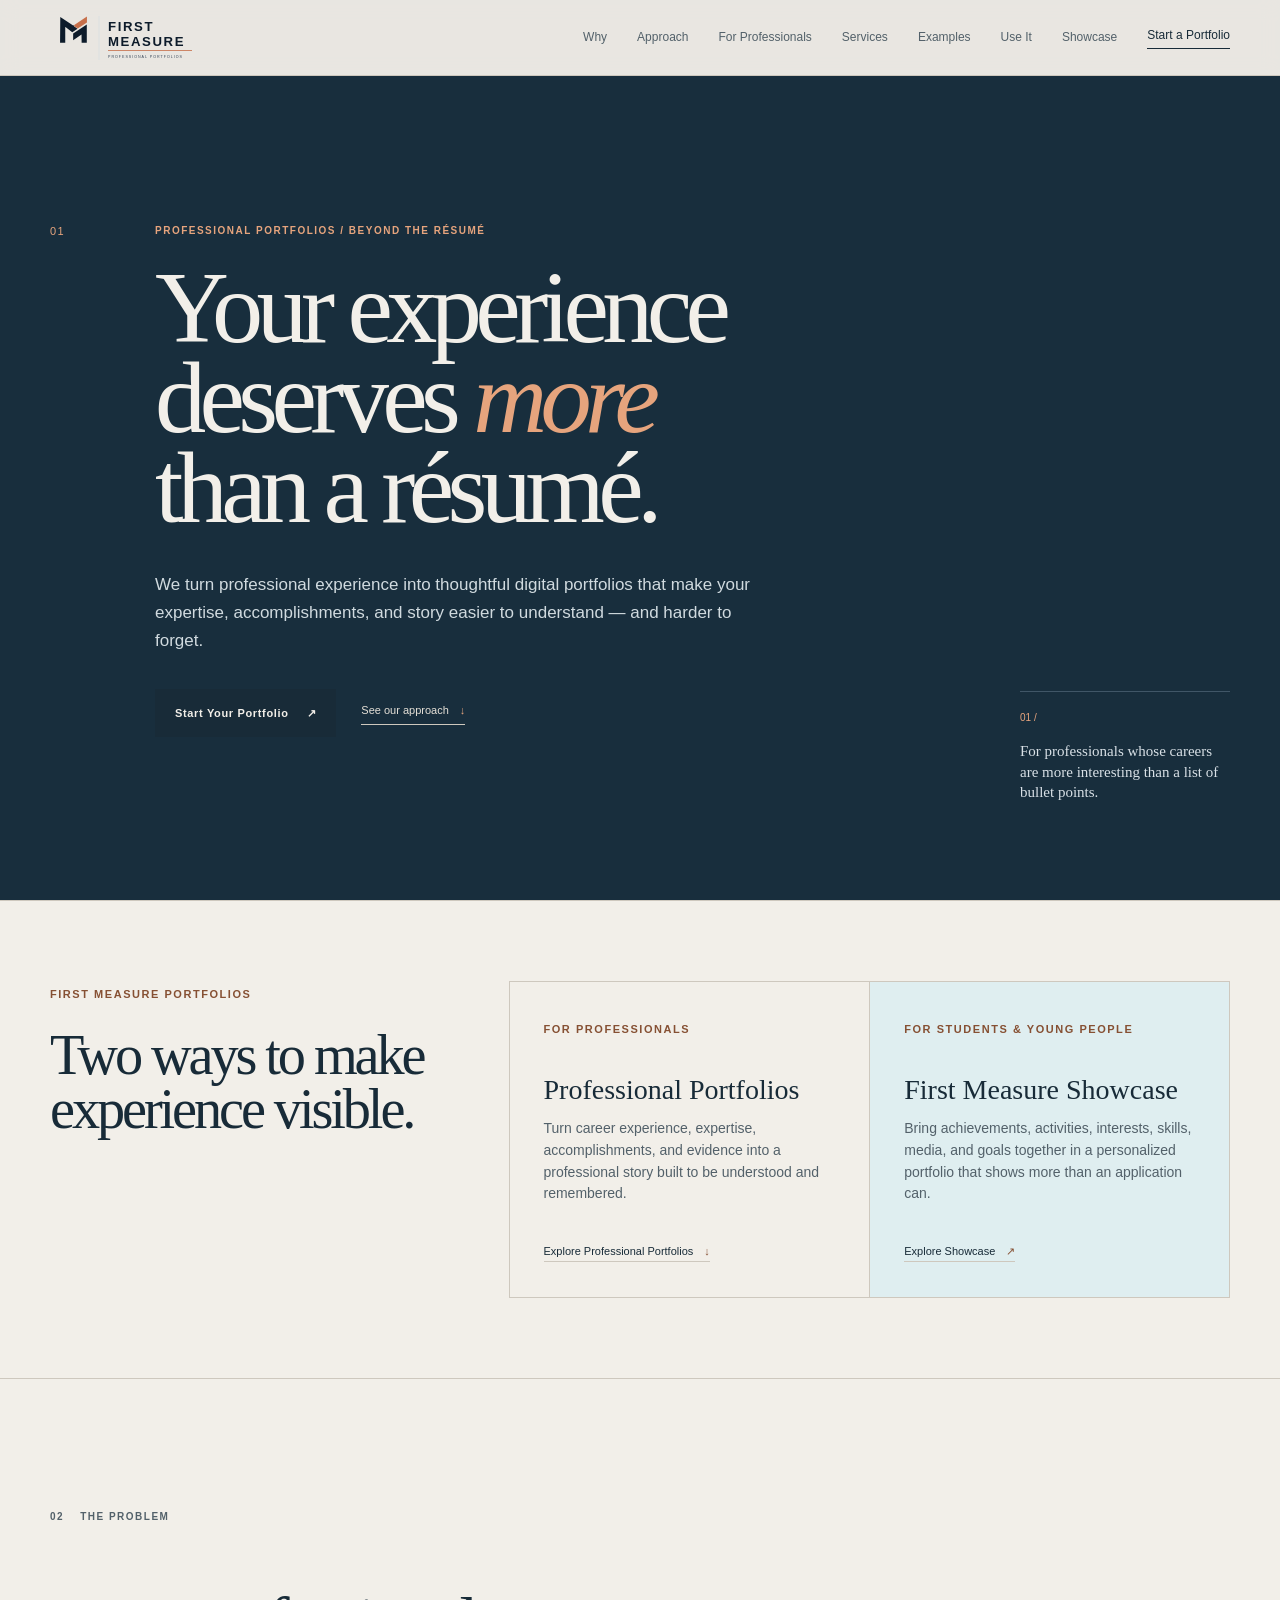
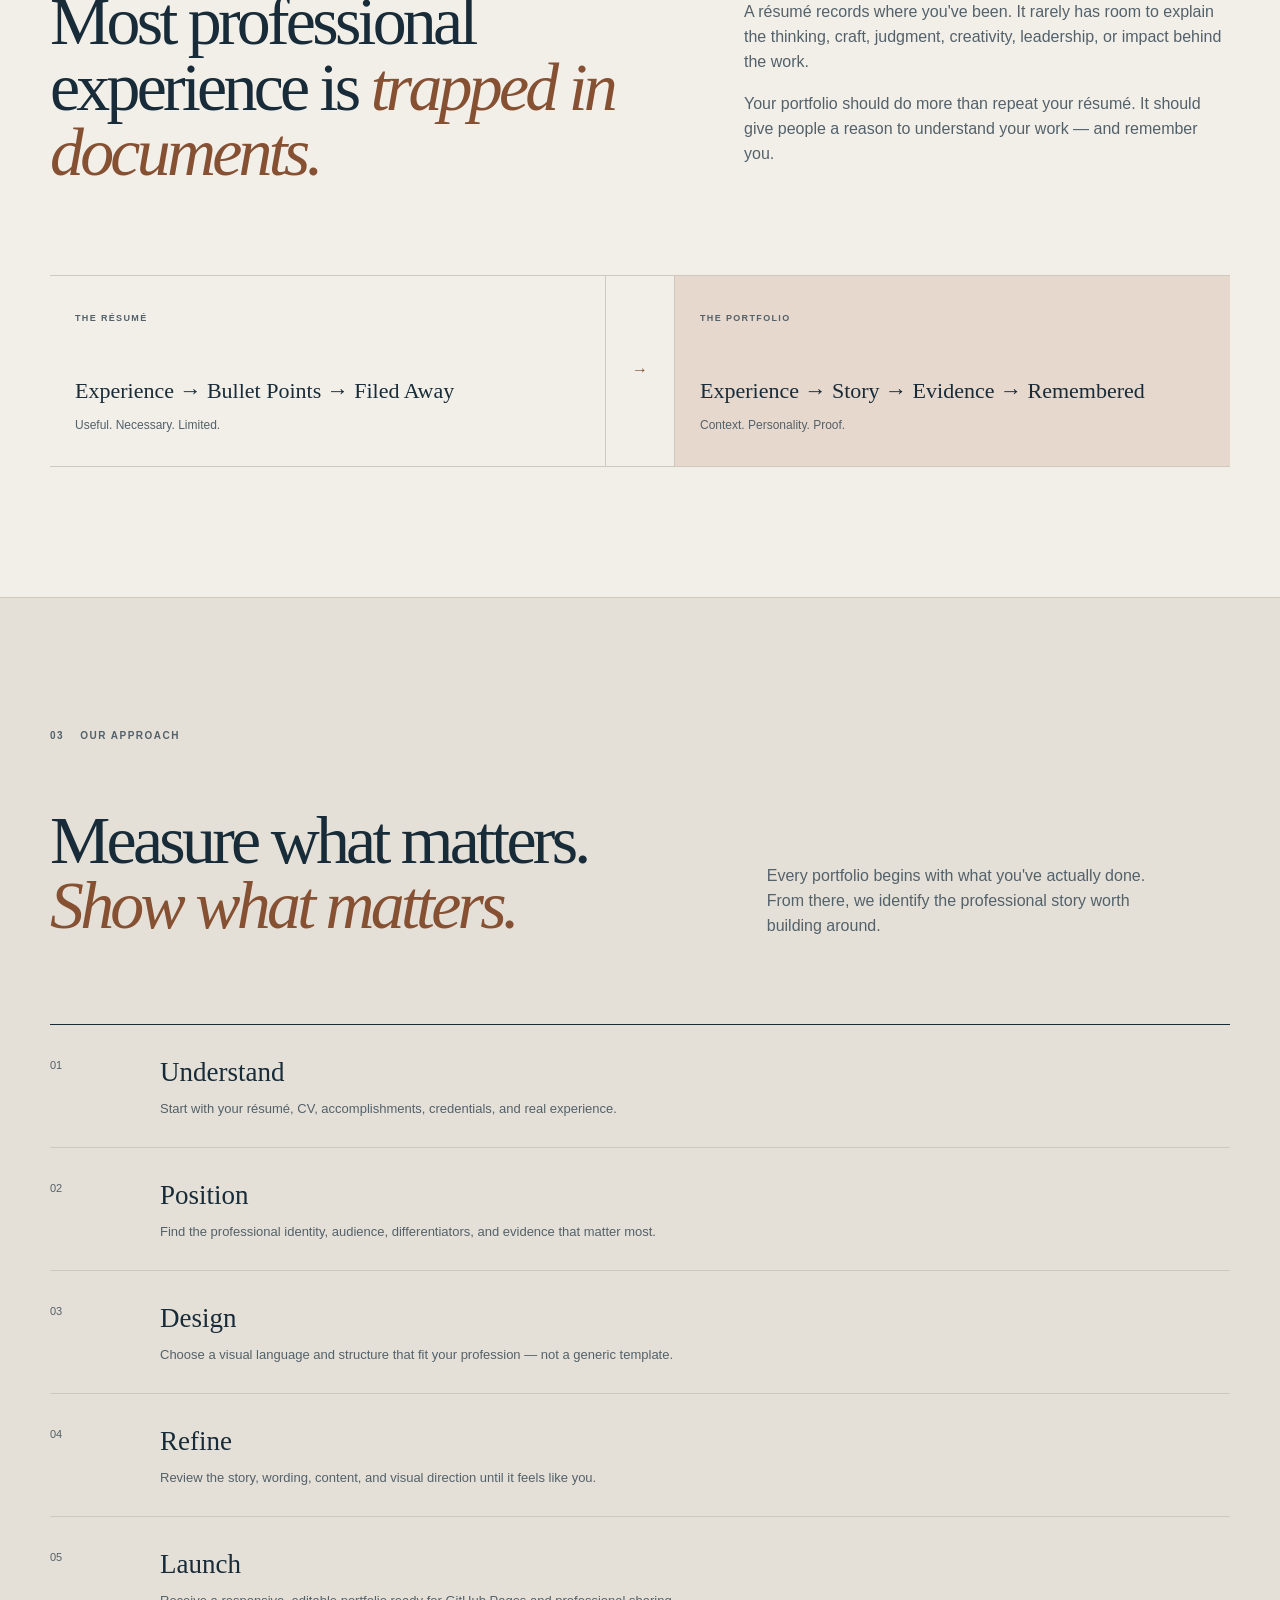
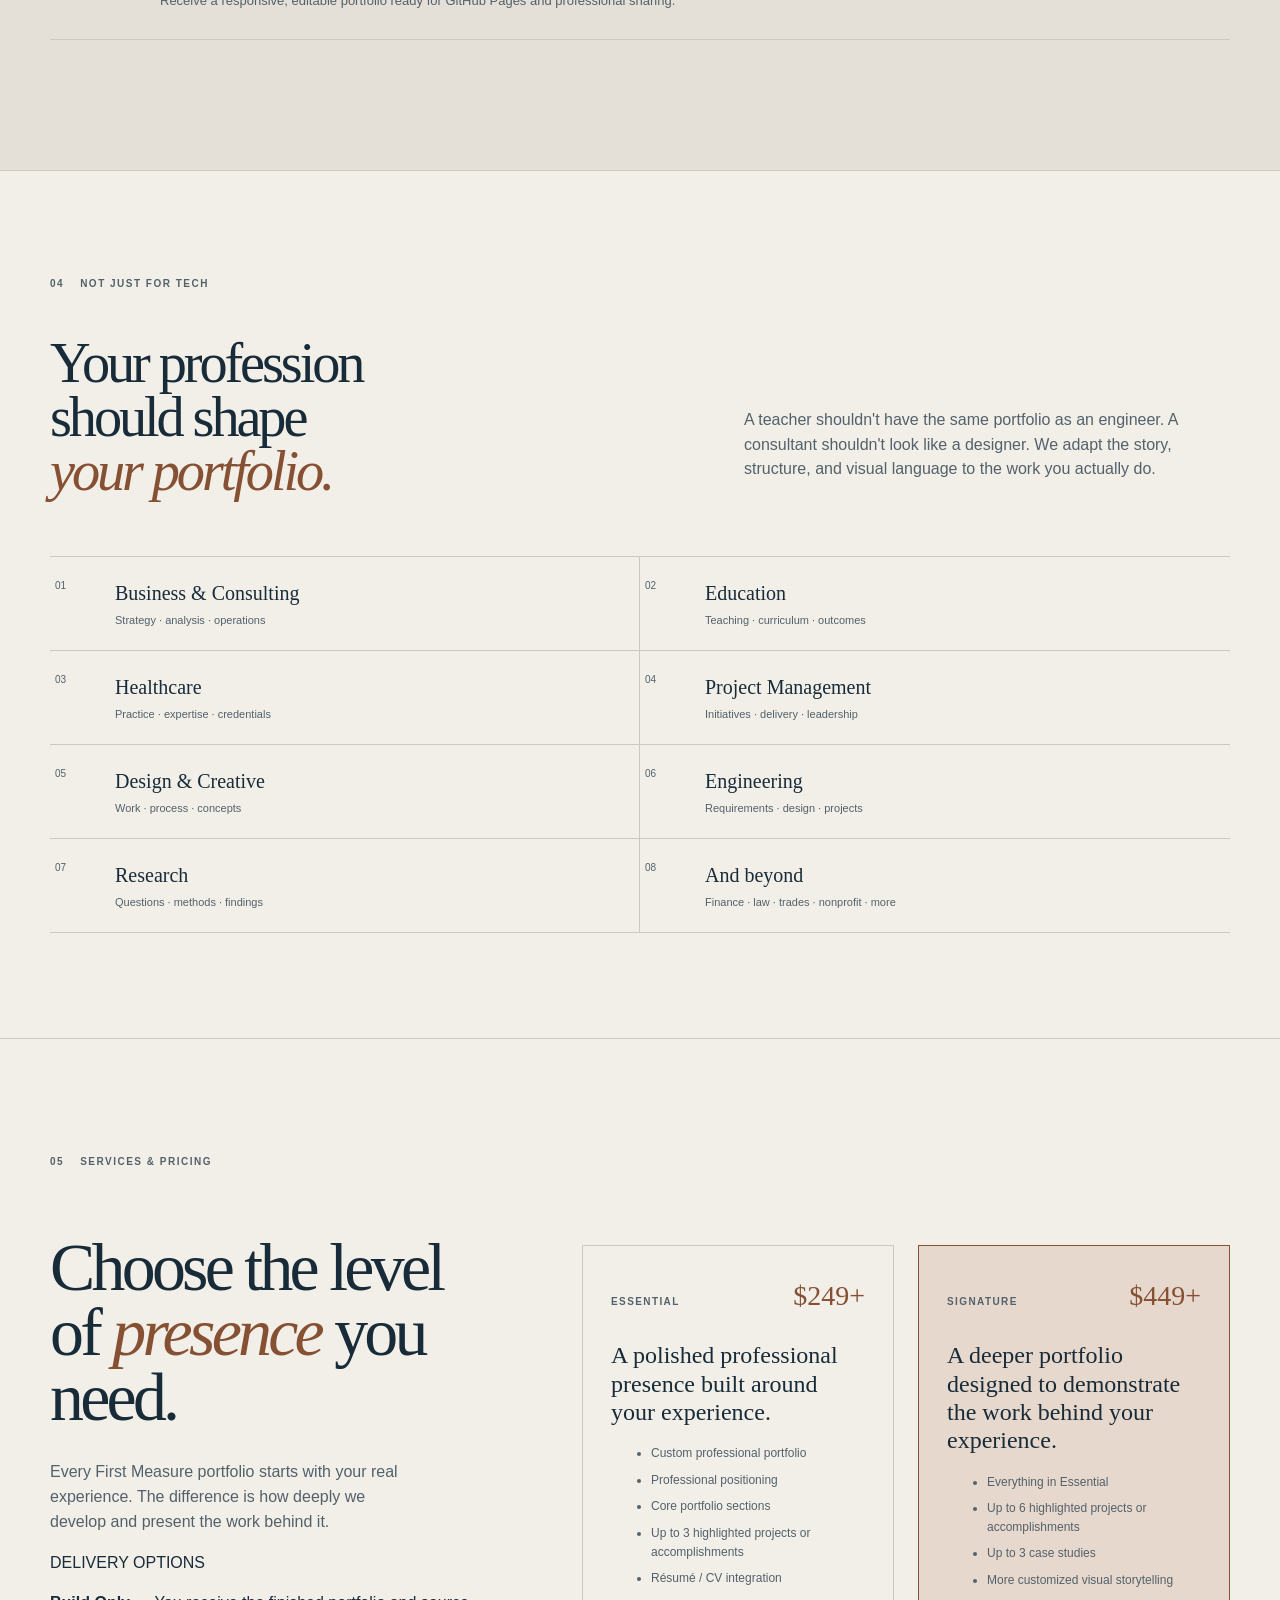
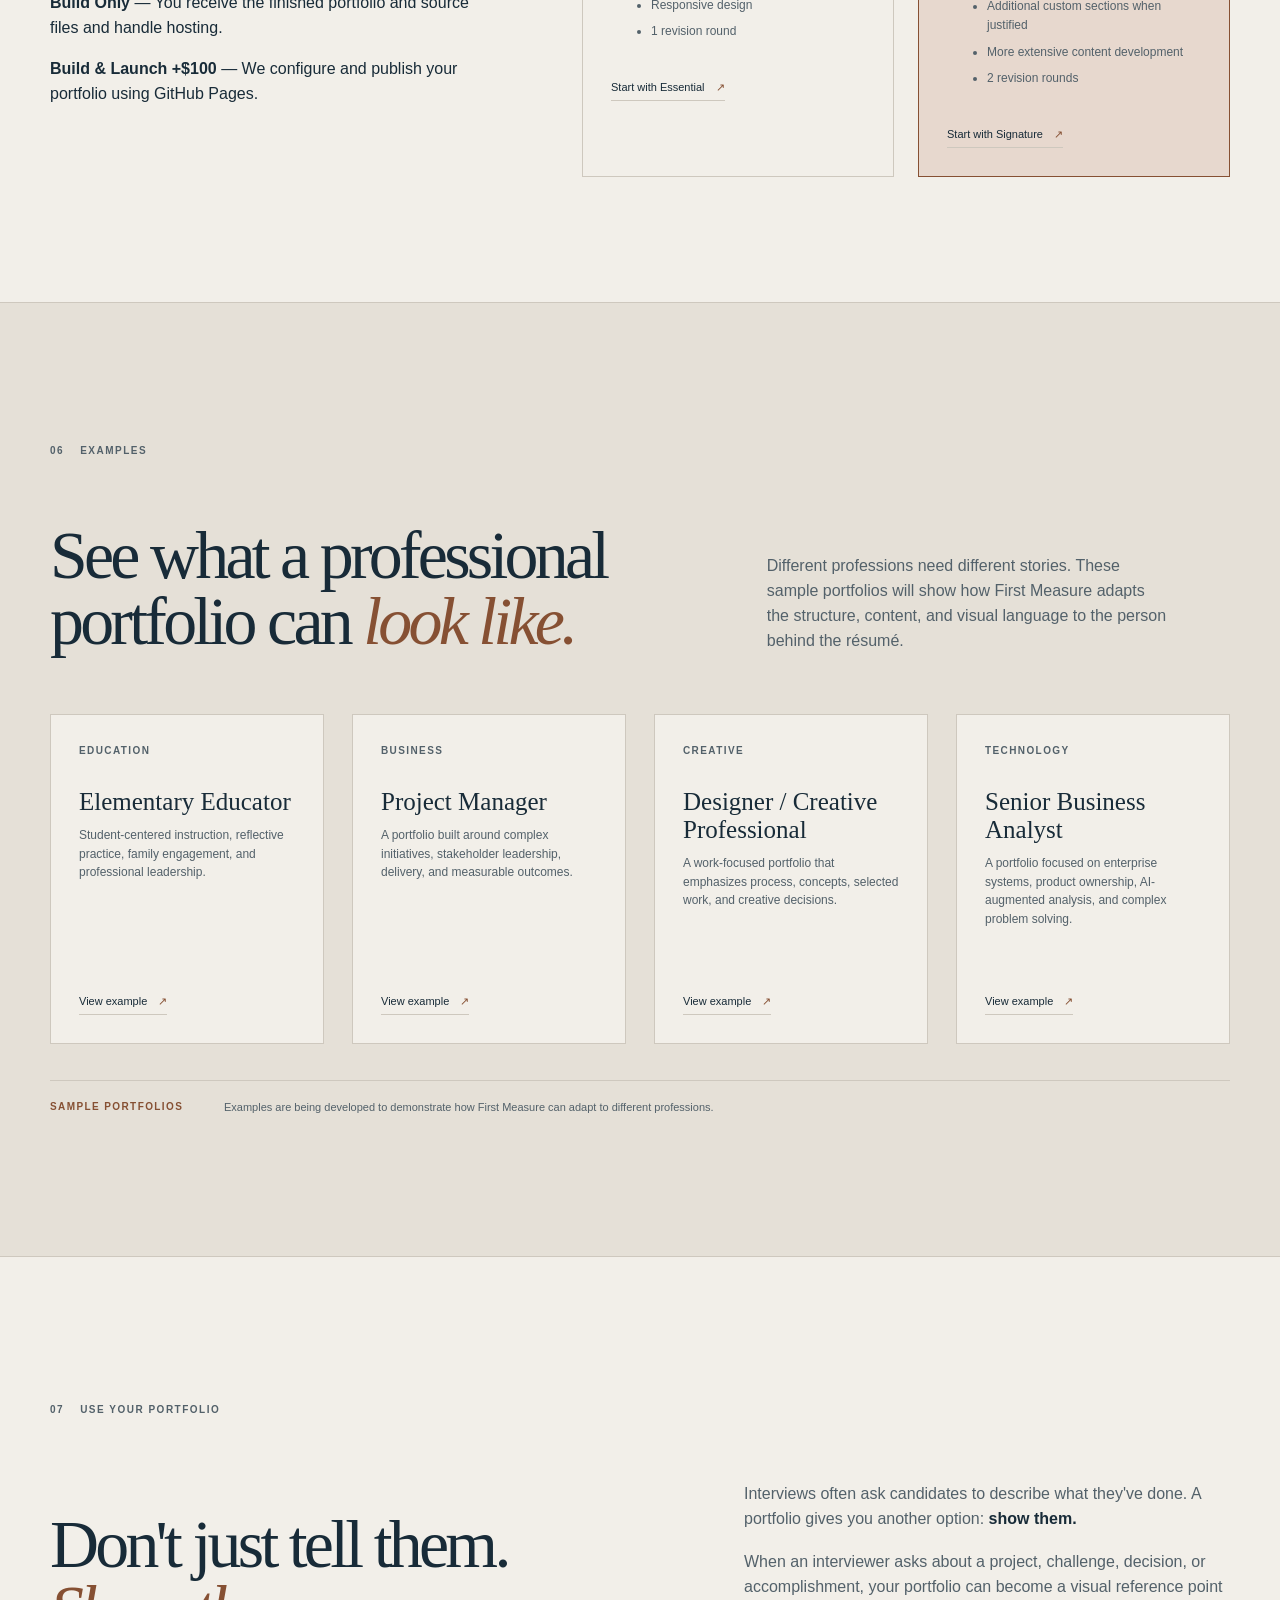
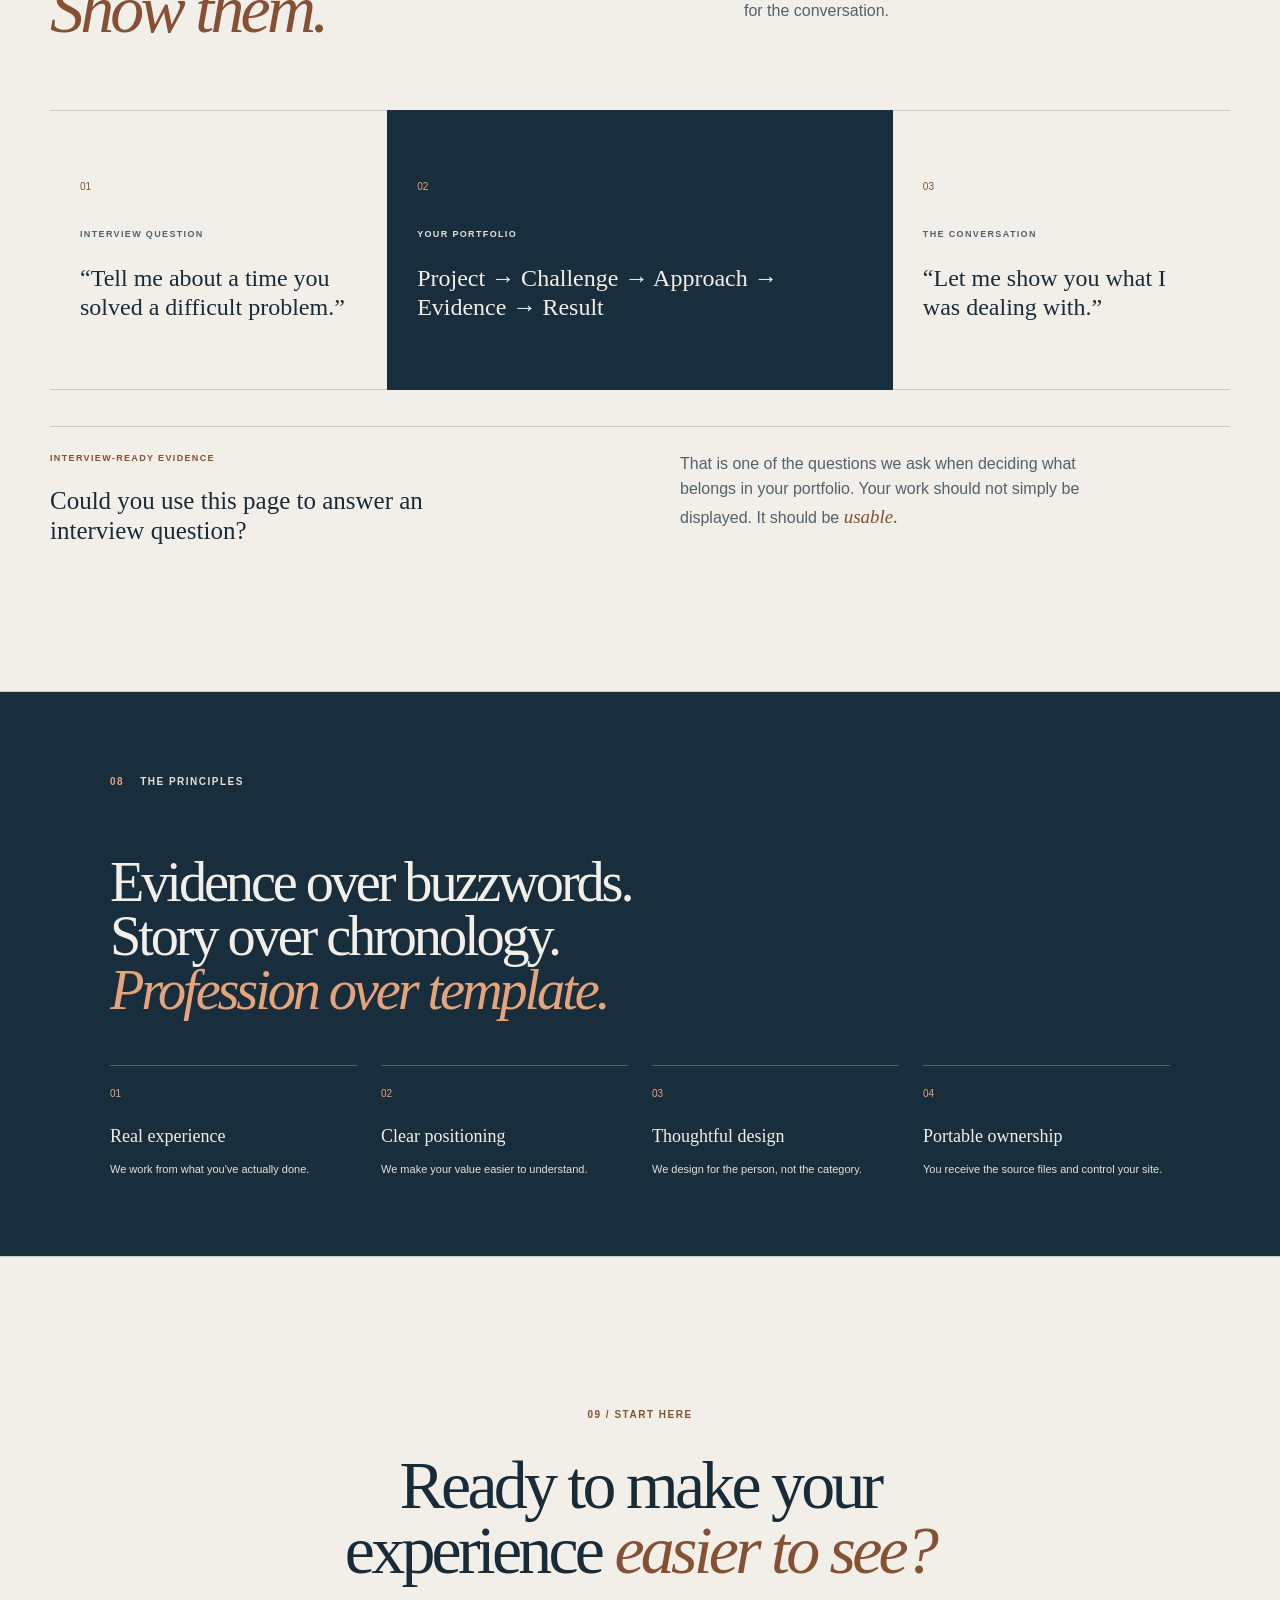
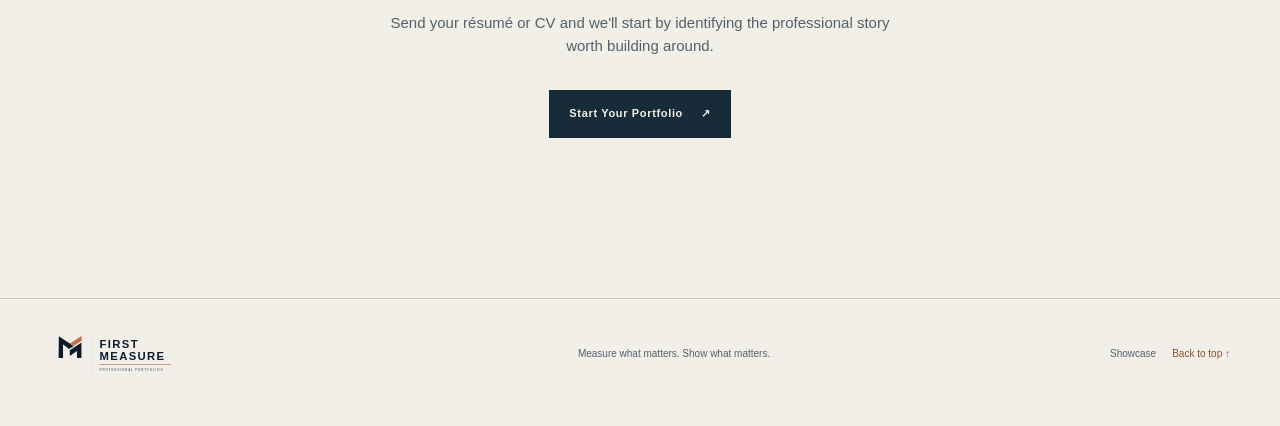
<file: index.html>
<!DOCTYPE html>
<html lang="en">
<head>
  <meta charset="UTF-8">
  <meta name="viewport" content="width=device-width, initial-scale=1.0">
  <meta name="description" content="First Measure turns professional experience into polished digital portfolios.">
  <title>First Measure — Professional Portfolios Built Around Your Experience</title>
  <link rel="stylesheet" href="styles.css?v=10">
  <meta name="theme-color" content="#0D1B2A">
  <link rel="icon" href="assets/brand/favicon/first-measure-3f-avatar.svg" type="image/svg+xml">
  <link rel="icon" href="assets/brand/favicon/favicon.ico" sizes="any">
  <link rel="icon" href="assets/brand/favicon/first-measure-3f-avatar-32.png" type="image/png" sizes="32x32">
  <link rel="apple-touch-icon" href="assets/brand/favicon/first-measure-3f-avatar-180.png" sizes="180x180">
</head>
<body>
  <header class="site-header">
    <a class="wordmark" href="#top" aria-label="First Measure home">
      <img src="assets/brand/wordmark/first-measure-3f-lockup-horizontal.svg" alt="First Measure — Professional Portfolios" width="1100" height="320">
    </a>
    <button class="menu-toggle" type="button" aria-expanded="false" aria-controls="site-nav" aria-label="Open navigation menu">
      <span></span><span></span>
    </button>
    <nav id="site-nav" aria-label="Primary navigation">
      <a href="#why">Why</a>
      <a href="#approach">Approach</a>
      <a href="#professions">For Professionals</a>
      <a href="#services">Services</a>
      <a href="#examples">Examples</a>
      <a href="#interview">Use It</a>
      <a href="showcase/">Showcase</a>
      <a class="nav-link" href="https://tally.so/r/rjZ692" target="_blank" rel="noopener noreferrer">Start a Portfolio</a>
    </nav>
  </header>

  <main id="top">
    <section class="hero">
      <div class="hero-main">
        <div class="hero-number">01</div>
        <div class="hero-content">
        <p class="kicker">PROFESSIONAL PORTFOLIOS / BEYOND THE RÉSUMÉ</p>
        <h1>Your experience<br>deserves <em>more</em><br>than a résumé.</h1>
        <p class="hero-intro">We turn professional experience into thoughtful digital portfolios that make your expertise, accomplishments, and story easier to understand — and harder to forget.</p>
        <div class="hero-actions">
          <a class="button button-dark" href="https://tally.so/r/rjZ692" target="_blank" rel="noopener noreferrer">Start Your Portfolio <span>↗</span></a>
          <a class="text-link" href="#approach">See our approach <span>↓</span></a>
        </div>
        </div>
      </div>
      <div class="hero-note">
        <span>01 /</span>
        <p>For professionals whose careers are more interesting than a list of bullet points.</p>
      </div>
    </section>

    <section class="portfolio-paths" aria-labelledby="portfolio-paths-title">
      <div class="portfolio-paths-intro"><span>FIRST MEASURE PORTFOLIOS</span><h2 id="portfolio-paths-title">Two ways to make experience visible.</h2></div>
      <div class="portfolio-path-grid">
        <article><span>FOR PROFESSIONALS</span><h3>Professional Portfolios</h3><p>Turn career experience, expertise, accomplishments, and evidence into a professional story built to be understood and remembered.</p><a class="text-link" href="#services">Explore Professional Portfolios <span>↓</span></a></article>
        <article class="showcase-path"><span>FOR STUDENTS &amp; YOUNG PEOPLE</span><h3>First Measure Showcase</h3><p>Bring achievements, activities, interests, skills, media, and goals together in a personalized portfolio that shows more than an application can.</p><a class="text-link" href="showcase/">Explore Showcase <span>↗</span></a></article>
      </div>
    </section>

    <section class="manifesto section" id="why">
      <div class="section-meta"><span>02</span><span>THE PROBLEM</span></div>
      <div class="manifesto-grid">
        <h2>Most professional experience is <em>trapped in documents.</em></h2>
        <div class="body-copy">
          <p>A résumé records where you've been. It rarely has room to explain the thinking, craft, judgment, creativity, leadership, or impact behind the work.</p>
          <p>Your portfolio should do more than repeat your résumé. It should give people a reason to understand your work — and remember you.</p>
        </div>
      </div>
      <div class="contrast">
        <div class="contrast-block">
          <small>THE RÉSUMÉ</small>
          <strong>Experience → Bullet Points → Filed Away</strong>
          <p>Useful. Necessary. Limited.</p>
        </div>
        <div class="contrast-arrow">→</div>
        <div class="contrast-block highlight">
          <small>THE PORTFOLIO</small>
          <strong>Experience → Story → Evidence → Remembered</strong>
          <p>Context. Personality. Proof.</p>
        </div>
      </div>
    </section>

    <section class="approach section" id="approach">
      <div class="section-meta"><span>03</span><span>OUR APPROACH</span></div>
      <div class="section-title-row">
        <h2>Measure what matters.<br><em>Show what matters.</em></h2>
        <p>Every portfolio begins with what you've actually done. From there, we identify the professional story worth building around.</p>
      </div>
      <div class="steps">
        <article class="step"><span class="step-no">01</span><div><h3>Understand</h3><p>Start with your résumé, CV, accomplishments, credentials, and real experience.</p></div></article>
        <article class="step"><span class="step-no">02</span><div><h3>Position</h3><p>Find the professional identity, audience, differentiators, and evidence that matter most.</p></div></article>
        <article class="step"><span class="step-no">03</span><div><h3>Design</h3><p>Choose a visual language and structure that fit your profession — not a generic template.</p></div></article>
        <article class="step"><span class="step-no">04</span><div><h3>Refine</h3><p>Review the story, wording, content, and visual direction until it feels like you.</p></div></article>
        <article class="step"><span class="step-no">05</span><div><h3>Launch</h3><p>Receive a responsive, editable portfolio ready for GitHub Pages and professional sharing.</p></div></article>
      </div>
    </section>

    <section class="professions section" id="professions">
      <div class="section-meta"><span>04</span><span>NOT JUST FOR TECH</span></div>
      <div class="profession-intro">
        <h2>Your profession<br>should shape<br><em>your portfolio.</em></h2>
        <p>A teacher shouldn't have the same portfolio as an engineer. A consultant shouldn't look like a designer. We adapt the story, structure, and visual language to the work you actually do.</p>
      </div>
      <div class="profession-list">
        <div><span>01</span><strong>Business &amp; Consulting</strong><small>Strategy · analysis · operations</small></div>
        <div><span>02</span><strong>Education</strong><small>Teaching · curriculum · outcomes</small></div>
        <div><span>03</span><strong>Healthcare</strong><small>Practice · expertise · credentials</small></div>
        <div><span>04</span><strong>Project Management</strong><small>Initiatives · delivery · leadership</small></div>
        <div><span>05</span><strong>Design &amp; Creative</strong><small>Work · process · concepts</small></div>
        <div><span>06</span><strong>Engineering</strong><small>Requirements · design · projects</small></div>
        <div><span>07</span><strong>Research</strong><small>Questions · methods · findings</small></div>
        <div><span>08</span><strong>And beyond</strong><small>Finance · law · trades · nonprofit · more</small></div>
      </div>
    </section>

    <section class="included section" id="services">
      <div class="section-meta"><span>05</span><span>SERVICES &amp; PRICING</span></div>
      <div class="included-grid">
        <div>
          <h2>Choose the level of <em>presence</em> you need.</h2>
          <p>Every First Measure portfolio starts with your real experience. The difference is how deeply we develop and present the work behind it.</p>

          <div class="delivery-note">
            <span>DELIVERY OPTIONS</span>
            <p><strong>Build Only</strong> — You receive the finished portfolio and source files and handle hosting.</p>
            <p><strong>Build &amp; Launch +$100</strong> — We configure and publish your portfolio using GitHub Pages.</p>
          </div>
        </div>

        <div class="pricing-grid">
          <article class="price-card">
            <div class="price-top">
              <span class="price-label">ESSENTIAL</span>
              <span class="price">$249+</span>
            </div>
            <h3>A polished professional presence built around your experience.</h3>
            <ul>
              <li>Custom professional portfolio</li>
              <li>Professional positioning</li>
              <li>Core portfolio sections</li>
              <li>Up to 3 highlighted projects or accomplishments</li>
              <li>Résumé / CV integration</li>
              <li>Responsive design</li>
              <li>1 revision round</li>
            </ul>
            <a class="text-link" href="https://tally.so/r/rjZ692" target="_blank" rel="noopener noreferrer">Start with Essential <span>↗</span></a>
          </article>

          <article class="price-card featured">
            <div class="price-top">
              <span class="price-label">SIGNATURE</span>
              <span class="price">$449+</span>
            </div>
            <h3>A deeper portfolio designed to demonstrate the work behind your experience.</h3>
            <ul>
              <li>Everything in Essential</li>
              <li>Up to 6 highlighted projects or accomplishments</li>
              <li>Up to 3 case studies</li>
              <li>More customized visual storytelling</li>
              <li>Additional custom sections when justified</li>
              <li>More extensive content development</li>
              <li>2 revision rounds</li>
            </ul>
            <a class="text-link" href="https://tally.so/r/rjZ692" target="_blank" rel="noopener noreferrer">Start with Signature <span>↗</span></a>
          </article>
        </div>
      </div>
    </section>

    <section class="examples section" id="examples">
      <div class="section-meta"><span>06</span><span>EXAMPLES</span></div>
      <div class="section-title-row">
        <h2>See what a professional portfolio can <em>look like.</em></h2>
        <p>Different professions need different stories. These sample portfolios will show how First Measure adapts the structure, content, and visual language to the person behind the résumé.</p>
      </div>

      <div class="example-grid">
        <article class="example-card">
          <div class="example-type">EDUCATION</div>
          <h3>Elementary Educator</h3>
          <p>Student-centered instruction, reflective practice, family engagement, and professional leadership.</p>
          <a class="text-link" href="https://first-measure.github.io/TeacherPortfolio/" target="_blank" rel="noopener noreferrer">View example <span>↗</span></a>
        </article>

        <article class="example-card">
          <div class="example-type">BUSINESS</div>
          <h3>Project Manager</h3>
          <p>A portfolio built around complex initiatives, stakeholder leadership, delivery, and measurable outcomes.</p>
          <a class="text-link" href="https://first-measure.github.io/ProjectManagerPortfolio/" target="_blank" rel="noopener noreferrer">View example <span>↗</span></a>
        </article>

        <article class="example-card">
          <div class="example-type">CREATIVE</div>
          <h3>Designer / Creative Professional</h3>
          <p>A work-focused portfolio that emphasizes process, concepts, selected work, and creative decisions.</p>
          <a class="text-link" href="https://first-measure.github.io/DesignerPortfolio/" target="_blank" rel="noopener noreferrer">View example <span>↗</span></a>
        </article>

        <article class="example-card">
          <div class="example-type">TECHNOLOGY</div>
          <h3>Senior Business Analyst</h3>
          <p>A portfolio focused on enterprise systems, product ownership, AI-augmented analysis, and complex problem solving.</p>
          <a class="text-link" href="https://sduchene-208.github.io/" target="_blank" rel="noopener noreferrer">View example <span>↗</span></a>
        </article>
      </div>

      <div class="examples-note">
        <span>SAMPLE PORTFOLIOS</span>
        <p>Examples are being developed to demonstrate how First Measure can adapt to different professions.</p>
      </div>
    </section>

    <section class="interview section" id="interview">
      <div class="section-meta"><span>07</span><span>USE YOUR PORTFOLIO</span></div>
      <div class="interview-intro">
        <div>
          <h2>Don't just tell them.<br><em>Show them.</em></h2>
        </div>
        <div class="body-copy">
          <p>Interviews often ask candidates to describe what they've done. A portfolio gives you another option: <strong>show them.</strong></p>
          <p>When an interviewer asks about a project, challenge, decision, or accomplishment, your portfolio can become a visual reference point for the conversation.</p>
        </div>
      </div>

      <div class="interview-flow">
        <article>
          <span class="flow-no">01</span>
          <small>INTERVIEW QUESTION</small>
          <h3>“Tell me about a time you solved a difficult problem.”</h3>
        </article>
        <div class="flow-arrow">→</div>
        <article class="flow-highlight">
          <span class="flow-no">02</span>
          <small>YOUR PORTFOLIO</small>
          <h3>Project → Challenge → Approach → Evidence → Result</h3>
        </article>
        <div class="flow-arrow">→</div>
        <article>
          <span class="flow-no">03</span>
          <small>THE CONVERSATION</small>
          <h3>“Let me show you what I was dealing with.”</h3>
        </article>
      </div>

      <div class="interview-bottom">
        <div>
          <span>INTERVIEW-READY EVIDENCE</span>
          <strong>Could you use this page to answer an interview question?</strong>
        </div>
        <p>That is one of the questions we ask when deciding what belongs in your portfolio. Your work should not simply be displayed. It should be <em>usable.</em></p>
      </div>
    </section>

    <section class="principles section">
      <div class="principles-inner">
        <div class="section-meta"><span>08</span><span>THE PRINCIPLES</span></div>
        <h2>Evidence over buzzwords.<br>Story over chronology.<br><em>Profession over template.</em></h2>
        <div class="principle-row">
          <div><span>01</span><strong>Real experience</strong><p>We work from what you've actually done.</p></div>
          <div><span>02</span><strong>Clear positioning</strong><p>We make your value easier to understand.</p></div>
          <div><span>03</span><strong>Thoughtful design</strong><p>We design for the person, not the category.</p></div>
          <div><span>04</span><strong>Portable ownership</strong><p>You receive the source files and control your site.</p></div>
        </div>
      </div>
    </section>

    <section class="contact section" id="contact">
      <div class="contact-meta">09 / START HERE</div>
      <h2>Ready to make your<br>experience <em>easier to see?</em></h2>
      <p>Send your résumé or CV and we'll start by identifying the professional story worth building around.</p>
      <!-- EDIT: Replace with your business email. -->
      <a class="button button-dark large" href="https://tally.so/r/rjZ692" target="_blank" rel="noopener noreferrer">Start Your Portfolio <span>↗</span></a>
    </section>
  </main>

  <footer>
    <a class="wordmark" href="#top" aria-label="First Measure home"><img src="assets/brand/wordmark/first-measure-3f-lockup-horizontal.svg" alt="First Measure — Professional Portfolios" width="1100" height="320"></a>
    <p>Measure what matters. Show what matters.</p>
    <nav class="footer-links" aria-label="Portfolio offerings"><a href="showcase/">Showcase</a><a href="#top">Back to top ↑</a></nav>
  </footer>

  <script src="script.js?v=4"></script>
</body>
</html>
</file>
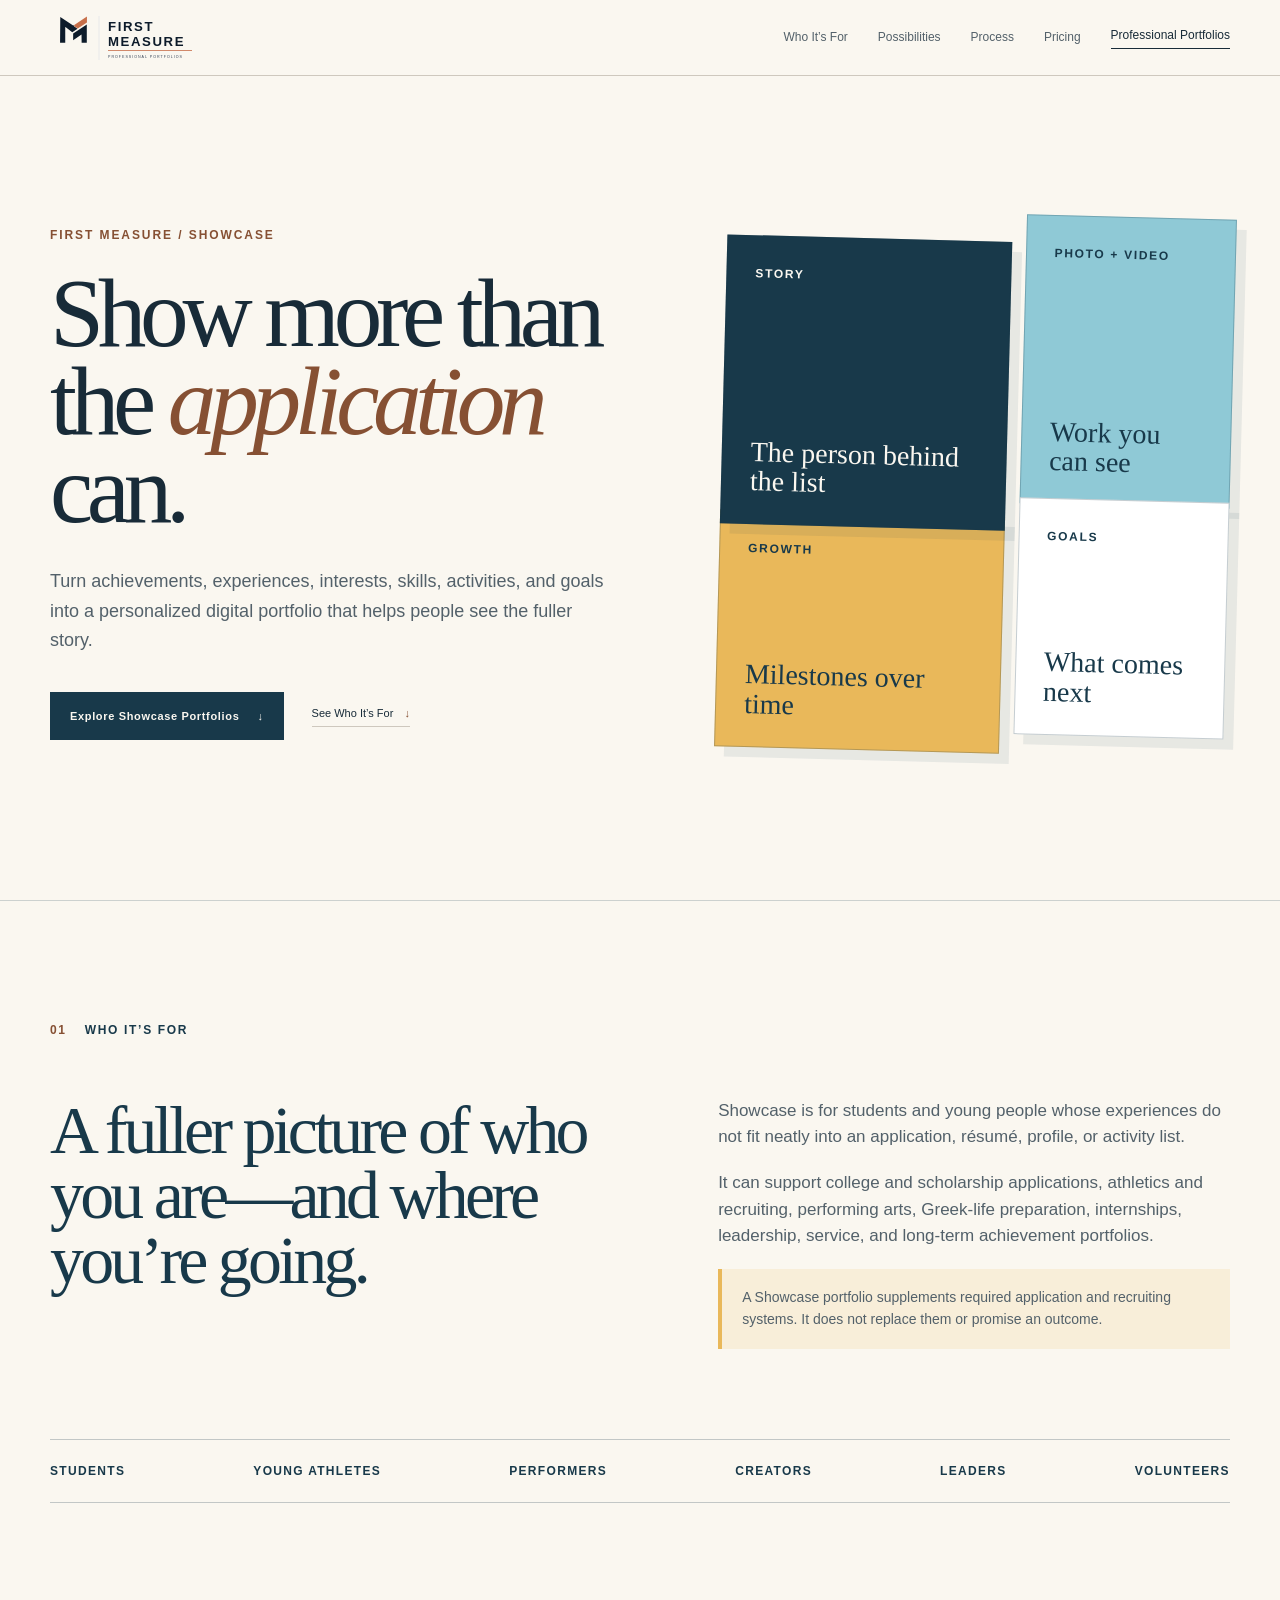
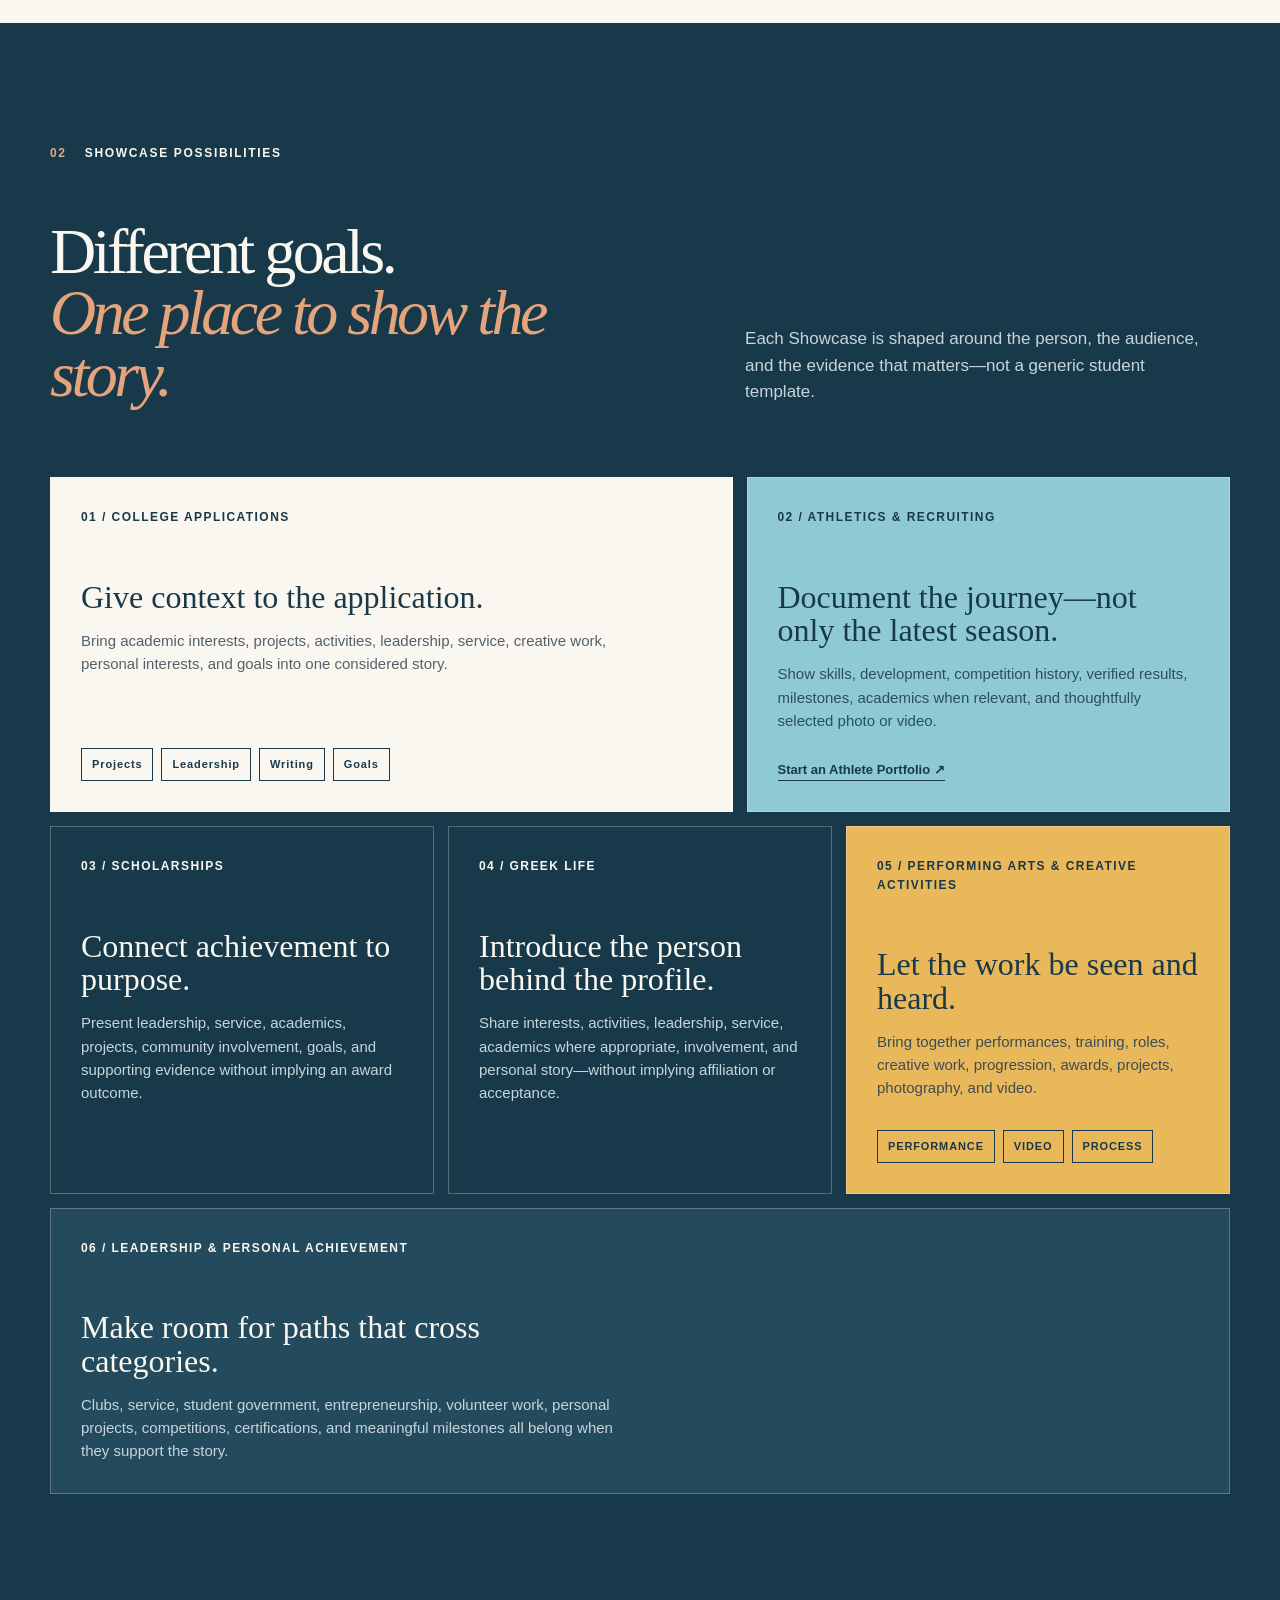
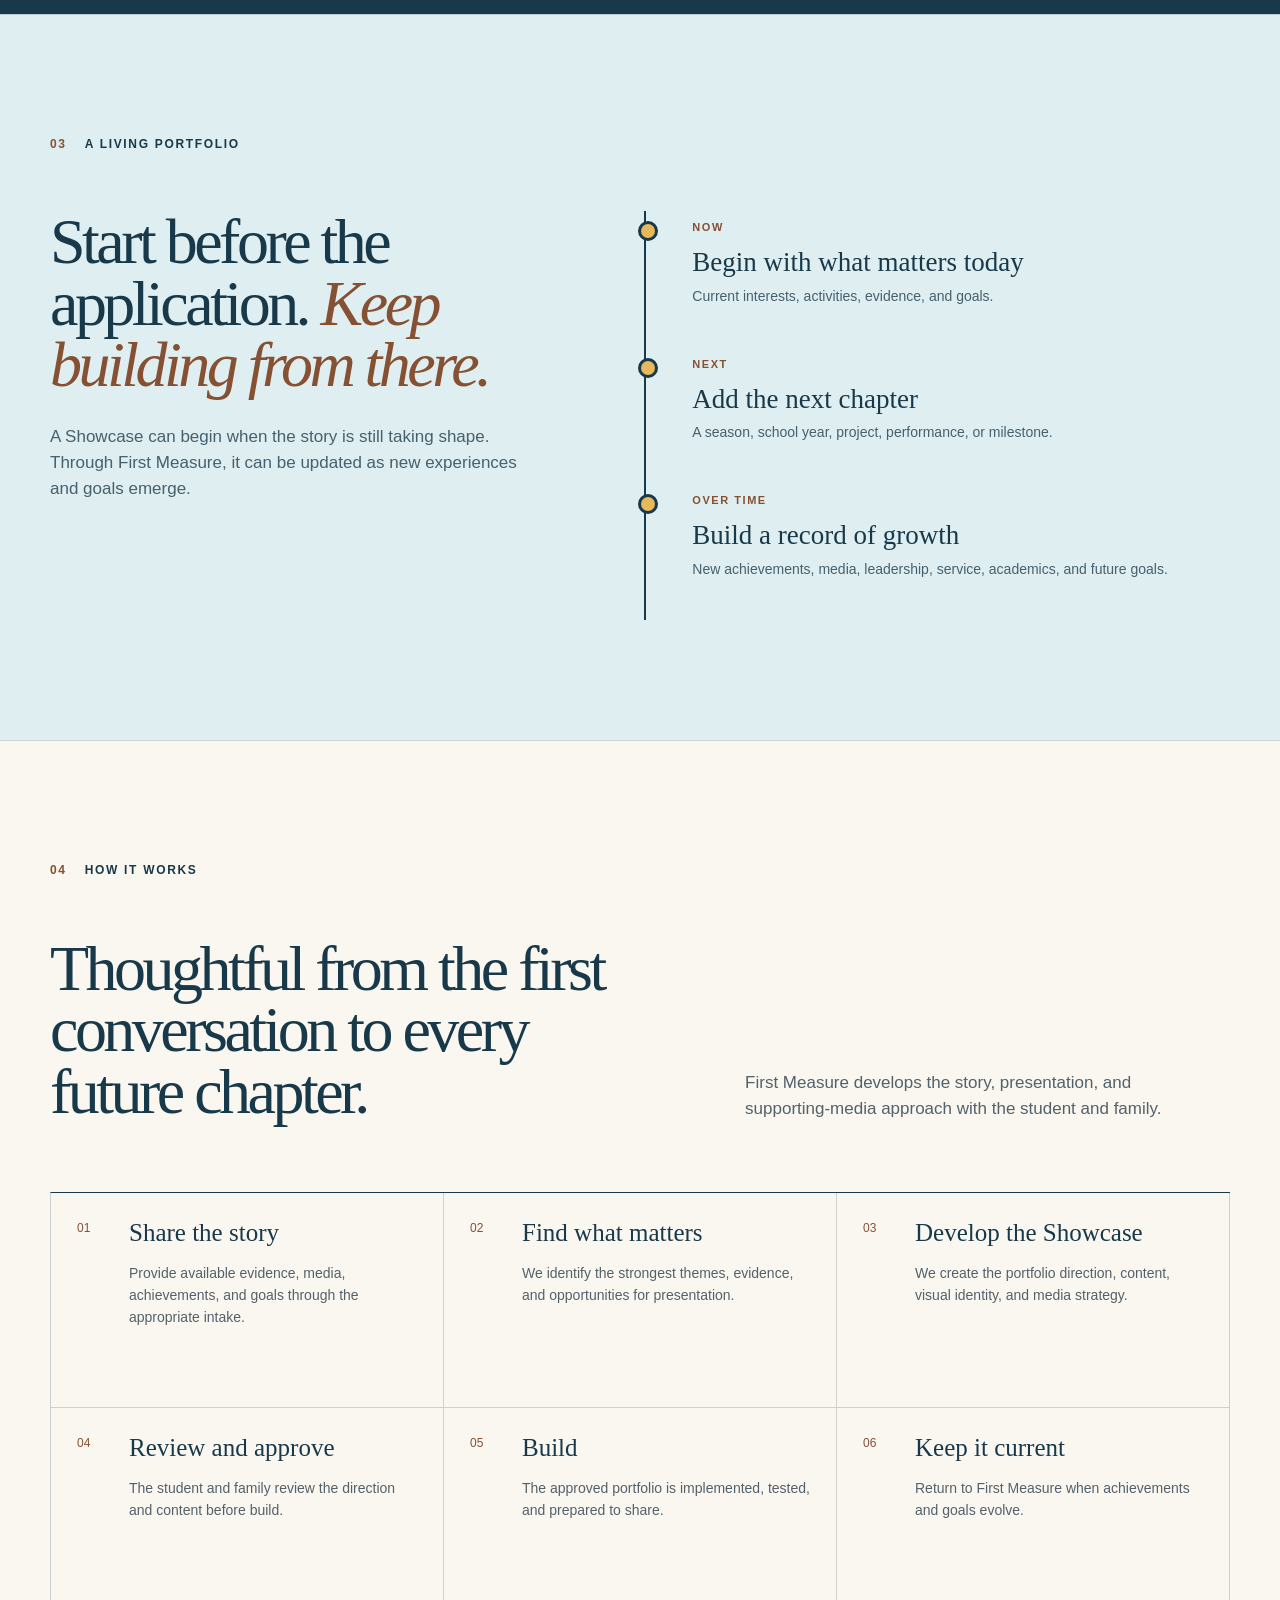
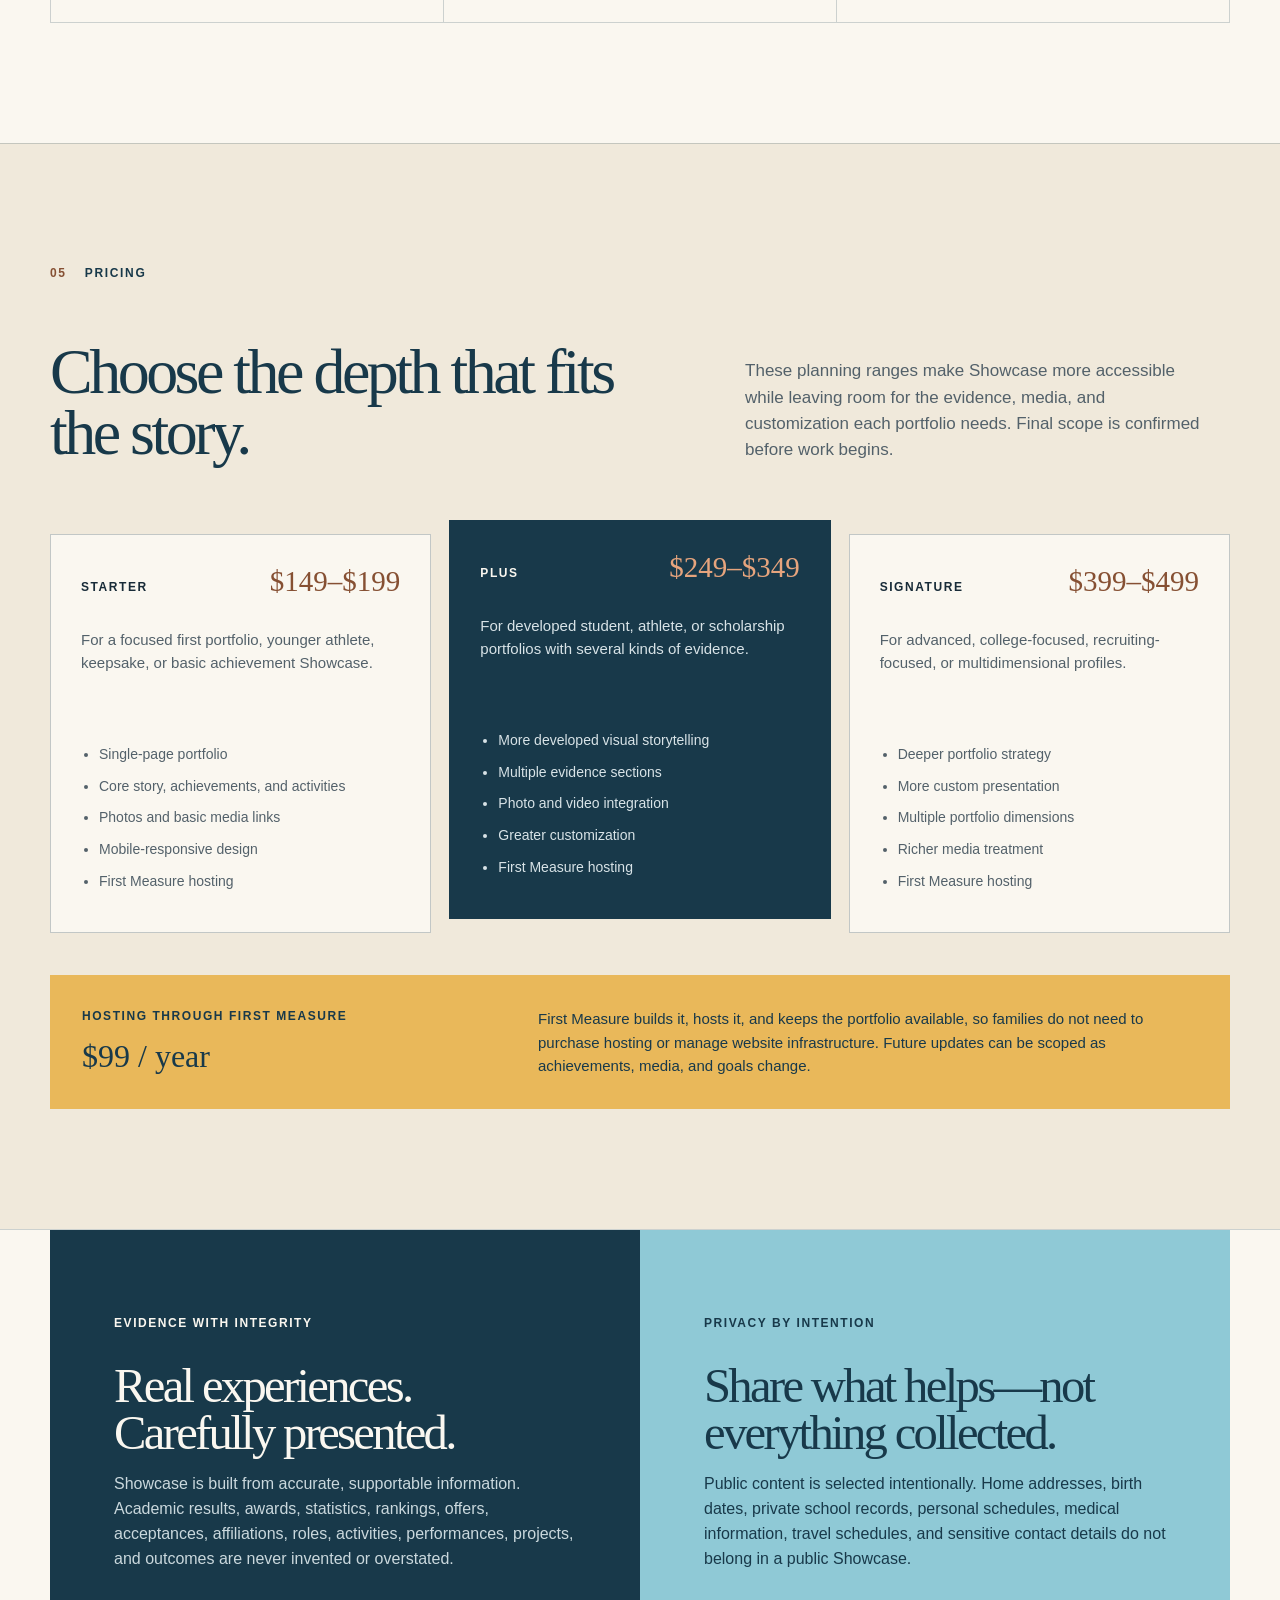
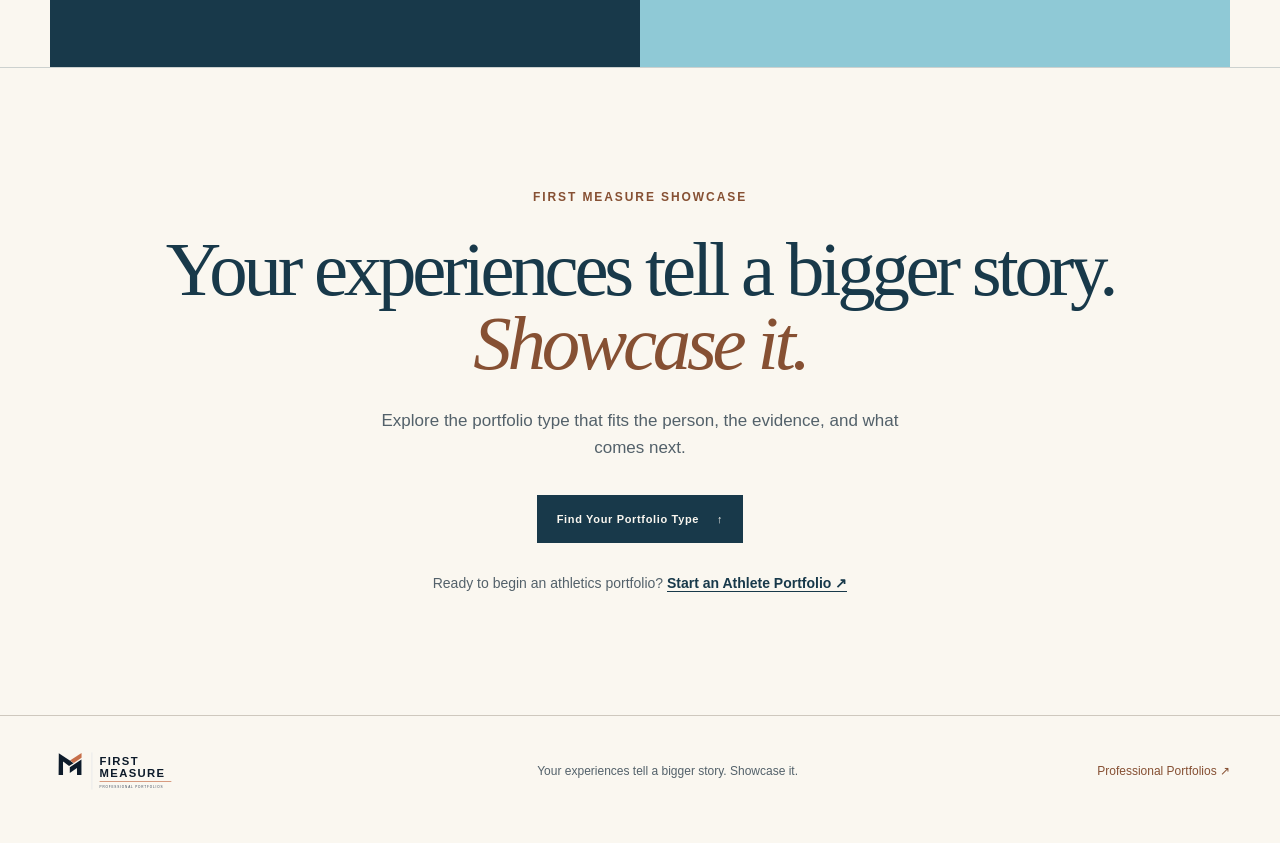
<file: showcase/index.html>
<!DOCTYPE html>
<html lang="en">
<head>
  <meta charset="UTF-8">
  <meta name="viewport" content="width=device-width, initial-scale=1.0">
  <meta name="description" content="First Measure Showcase turns student achievements, experiences, interests, and goals into a personalized digital portfolio.">
  <title>First Measure Showcase — Show More Than the Application Can</title>
  <link rel="stylesheet" href="../styles.css?v=10">
  <meta name="theme-color" content="#0D1B2A">
  <link rel="icon" href="../assets/brand/favicon/first-measure-3f-avatar.svg" type="image/svg+xml">
  <link rel="icon" href="../assets/brand/favicon/favicon.ico" sizes="any">
  <link rel="icon" href="../assets/brand/favicon/first-measure-3f-avatar-32.png" type="image/png" sizes="32x32">
  <link rel="apple-touch-icon" href="../assets/brand/favicon/first-measure-3f-avatar-180.png" sizes="180x180">
</head>
<body class="showcase-page">
  <header class="site-header showcase-header">
    <a class="wordmark" href="../index.html" aria-label="First Measure home">
      <img src="../assets/brand/wordmark/first-measure-3f-lockup-horizontal.svg" alt="First Measure — Professional Portfolios" width="1100" height="320">
    </a>
    <button class="menu-toggle" type="button" aria-expanded="false" aria-controls="site-nav" aria-label="Open navigation menu"><span></span><span></span></button>
    <nav id="site-nav" aria-label="Showcase navigation">
      <a href="#who">Who It’s For</a>
      <a href="#possibilities">Possibilities</a>
      <a href="#process">Process</a>
      <a href="#pricing">Pricing</a>
      <a class="nav-link" href="../index.html">Professional Portfolios</a>
    </nav>
  </header>

  <main id="top">
    <section class="showcase-hero">
      <div class="showcase-hero-copy">
        <p class="showcase-kicker">FIRST MEASURE / SHOWCASE</p>
        <h1>Show more than the <em>application</em> can.</h1>
        <p class="showcase-lede">Turn achievements, experiences, interests, skills, activities, and goals into a personalized digital portfolio that helps people see the fuller story.</p>
        <div class="showcase-actions">
          <a class="button showcase-button" href="#possibilities">Explore Showcase Portfolios <span>↓</span></a>
          <a class="text-link" href="#who">See Who It’s For <span>↓</span></a>
        </div>
      </div>
      <div class="evidence-board" role="group" aria-label="A Showcase portfolio can bring different kinds of evidence together">
        <div class="evidence-tile evidence-story"><span>STORY</span><strong>The person behind the list</strong></div>
        <div class="evidence-tile evidence-media"><span>PHOTO + VIDEO</span><strong>Work you can see</strong></div>
        <div class="evidence-tile evidence-growth"><span>GROWTH</span><strong>Milestones over time</strong></div>
        <div class="evidence-tile evidence-goals"><span>GOALS</span><strong>What comes next</strong></div>
      </div>
    </section>

    <section class="showcase-intro showcase-section" id="who">
      <div class="showcase-section-meta"><span>01</span><span>WHO IT’S FOR</span></div>
      <div class="showcase-intro-grid">
        <h2>A fuller picture of who you are—and where you’re going.</h2>
        <div>
          <p>Showcase is for students and young people whose experiences do not fit neatly into an application, résumé, profile, or activity list.</p>
          <p>It can support college and scholarship applications, athletics and recruiting, performing arts, Greek-life preparation, internships, leadership, service, and long-term achievement portfolios.</p>
          <p class="showcase-note">A Showcase portfolio supplements required application and recruiting systems. It does not replace them or promise an outcome.</p>
        </div>
      </div>
      <div class="audience-ribbon" role="list" aria-label="Showcase audiences">
        <span role="listitem">STUDENTS</span><span role="listitem">YOUNG ATHLETES</span><span role="listitem">PERFORMERS</span><span role="listitem">CREATORS</span><span role="listitem">LEADERS</span><span role="listitem">VOLUNTEERS</span>
      </div>
    </section>

    <section class="showcase-uses showcase-section" id="possibilities">
      <div class="showcase-section-meta"><span>02</span><span>SHOWCASE POSSIBILITIES</span></div>
      <div class="showcase-title-row">
        <h2>Different goals.<br><em>One place to show the story.</em></h2>
        <p>Each Showcase is shaped around the person, the audience, and the evidence that matters—not a generic student template.</p>
      </div>
      <div class="use-case-grid">
        <article class="use-case use-college"><span class="use-number">01 / COLLEGE APPLICATIONS</span><h3>Give context to the application.</h3><p>Bring academic interests, projects, activities, leadership, service, creative work, personal interests, and goals into one considered story.</p><div class="use-tags"><span>Projects</span><span>Leadership</span><span>Writing</span><span>Goals</span></div></article>
        <article class="use-case use-athletics"><span class="use-number">02 / ATHLETICS &amp; RECRUITING</span><h3>Document the journey—not only the latest season.</h3><p>Show skills, development, competition history, verified results, milestones, academics when relevant, and thoughtfully selected photo or video.</p><a class="use-cta" href="https://tally.so/r/9qkZZY" target="_blank" rel="noopener noreferrer">Start an Athlete Portfolio <span>↗</span></a></article>
        <article class="use-case use-scholarships"><span class="use-number">03 / SCHOLARSHIPS</span><h3>Connect achievement to purpose.</h3><p>Present leadership, service, academics, projects, community involvement, goals, and supporting evidence without implying an award outcome.</p></article>
        <article class="use-case use-greek"><span class="use-number">04 / GREEK LIFE</span><h3>Introduce the person behind the profile.</h3><p>Share interests, activities, leadership, service, academics where appropriate, involvement, and personal story—without implying affiliation or acceptance.</p></article>
        <article class="use-case use-performing"><span class="use-number">05 / PERFORMING ARTS &amp; CREATIVE ACTIVITIES</span><h3>Let the work be seen and heard.</h3><p>Bring together performances, training, roles, creative work, progression, awards, projects, photography, and video.</p><div class="media-line"><span>PERFORMANCE</span><span>VIDEO</span><span>PROCESS</span></div></article>
        <article class="use-case use-leadership"><span class="use-number">06 / LEADERSHIP &amp; PERSONAL ACHIEVEMENT</span><h3>Make room for paths that cross categories.</h3><p>Clubs, service, student government, entrepreneurship, volunteer work, personal projects, competitions, certifications, and meaningful milestones all belong when they support the story.</p></article>
      </div>
    </section>

    <section class="living-showcase showcase-section" id="living">
      <div class="showcase-section-meta"><span>03</span><span>A LIVING PORTFOLIO</span></div>
      <div class="living-grid"><div><h2>Start before the application. <em>Keep building from there.</em></h2><p>A Showcase can begin when the story is still taking shape. Through First Measure, it can be updated as new experiences and goals emerge.</p></div><ol class="growth-track"><li><span>NOW</span><strong>Begin with what matters today</strong><p>Current interests, activities, evidence, and goals.</p></li><li><span>NEXT</span><strong>Add the next chapter</strong><p>A season, school year, project, performance, or milestone.</p></li><li><span>OVER TIME</span><strong>Build a record of growth</strong><p>New achievements, media, leadership, service, academics, and future goals.</p></li></ol></div>
    </section>

    <section class="showcase-process showcase-section" id="process">
      <div class="showcase-section-meta"><span>04</span><span>HOW IT WORKS</span></div>
      <div class="showcase-title-row"><h2>Thoughtful from the first conversation to every future chapter.</h2><p>First Measure develops the story, presentation, and supporting-media approach with the student and family.</p></div>
      <ol class="showcase-steps"><li><span>01</span><div><strong>Share the story</strong><p>Provide available evidence, media, achievements, and goals through the appropriate intake.</p></div></li><li><span>02</span><div><strong>Find what matters</strong><p>We identify the strongest themes, evidence, and opportunities for presentation.</p></div></li><li><span>03</span><div><strong>Develop the Showcase</strong><p>We create the portfolio direction, content, visual identity, and media strategy.</p></div></li><li><span>04</span><div><strong>Review and approve</strong><p>The student and family review the direction and content before build.</p></div></li><li><span>05</span><div><strong>Build</strong><p>The approved portfolio is implemented, tested, and prepared to share.</p></div></li><li><span>06</span><div><strong>Keep it current</strong><p>Return to First Measure when achievements and goals evolve.</p></div></li></ol>
    </section>

    <section class="showcase-pricing showcase-section" id="pricing">
      <div class="showcase-section-meta"><span>05</span><span>PRICING</span></div>
      <div class="showcase-title-row"><h2>Choose the depth that fits the story.</h2><p>These planning ranges make Showcase more accessible while leaving room for the evidence, media, and customization each portfolio needs. Final scope is confirmed before work begins.</p></div>
      <div class="showcase-price-grid">
        <article class="showcase-price-card"><div class="showcase-price-top"><span>STARTER</span><strong>$149–$199</strong></div><p>For a focused first portfolio, younger athlete, keepsake, or basic achievement Showcase.</p><ul><li>Single-page portfolio</li><li>Core story, achievements, and activities</li><li>Photos and basic media links</li><li>Mobile-responsive design</li><li>First Measure hosting</li></ul></article>
        <article class="showcase-price-card featured"><div class="showcase-price-top"><span>PLUS</span><strong>$249–$349</strong></div><p>For developed student, athlete, or scholarship portfolios with several kinds of evidence.</p><ul><li>More developed visual storytelling</li><li>Multiple evidence sections</li><li>Photo and video integration</li><li>Greater customization</li><li>First Measure hosting</li></ul></article>
        <article class="showcase-price-card"><div class="showcase-price-top"><span>SIGNATURE</span><strong>$399–$499</strong></div><p>For advanced, college-focused, recruiting-focused, or multidimensional profiles.</p><ul><li>Deeper portfolio strategy</li><li>More custom presentation</li><li>Multiple portfolio dimensions</li><li>Richer media treatment</li><li>First Measure hosting</li></ul></article>
      </div>
      <div class="hosting-band"><div><span>HOSTING THROUGH FIRST MEASURE</span><strong>$99 / year</strong></div><p>First Measure builds it, hosts it, and keeps the portfolio available, so families do not need to purchase hosting or manage website infrastructure. Future updates can be scoped as achievements, media, and goals change.</p></div>
    </section>

    <section class="showcase-integrity showcase-section">
      <div class="integrity-panel"><span>EVIDENCE WITH INTEGRITY</span><h2>Real experiences. Carefully presented.</h2><p>Showcase is built from accurate, supportable information. Academic results, awards, statistics, rankings, offers, acceptances, affiliations, roles, activities, performances, projects, and outcomes are never invented or overstated.</p></div>
      <div class="privacy-panel"><span>PRIVACY BY INTENTION</span><h2>Share what helps—not everything collected.</h2><p>Public content is selected intentionally. Home addresses, birth dates, private school records, personal schedules, medical information, travel schedules, and sensitive contact details do not belong in a public Showcase.</p></div>
    </section>

    <section class="showcase-close showcase-section">
      <p class="showcase-kicker">FIRST MEASURE SHOWCASE</p><h2>Your experiences tell a bigger story.<br><em>Showcase it.</em></h2><p>Explore the portfolio type that fits the person, the evidence, and what comes next.</p><a class="button showcase-button" href="#possibilities">Find Your Portfolio Type <span>↑</span></a><p class="showcase-athlete-note">Ready to begin an athletics portfolio? <a href="https://tally.so/r/9qkZZY" target="_blank" rel="noopener noreferrer">Start an Athlete Portfolio ↗</a></p>
    </section>
  </main>

  <footer>
    <a class="wordmark" href="#top" aria-label="First Measure Showcase home"><img src="../assets/brand/wordmark/first-measure-3f-lockup-horizontal.svg" alt="First Measure — Professional Portfolios" width="1100" height="320"></a>
    <p>Your experiences tell a bigger story. Showcase it.</p>
    <a href="../index.html">Professional Portfolios ↗</a>
  </footer>
  <script src="../script.js?v=4"></script>
</body>
</html>
</file>
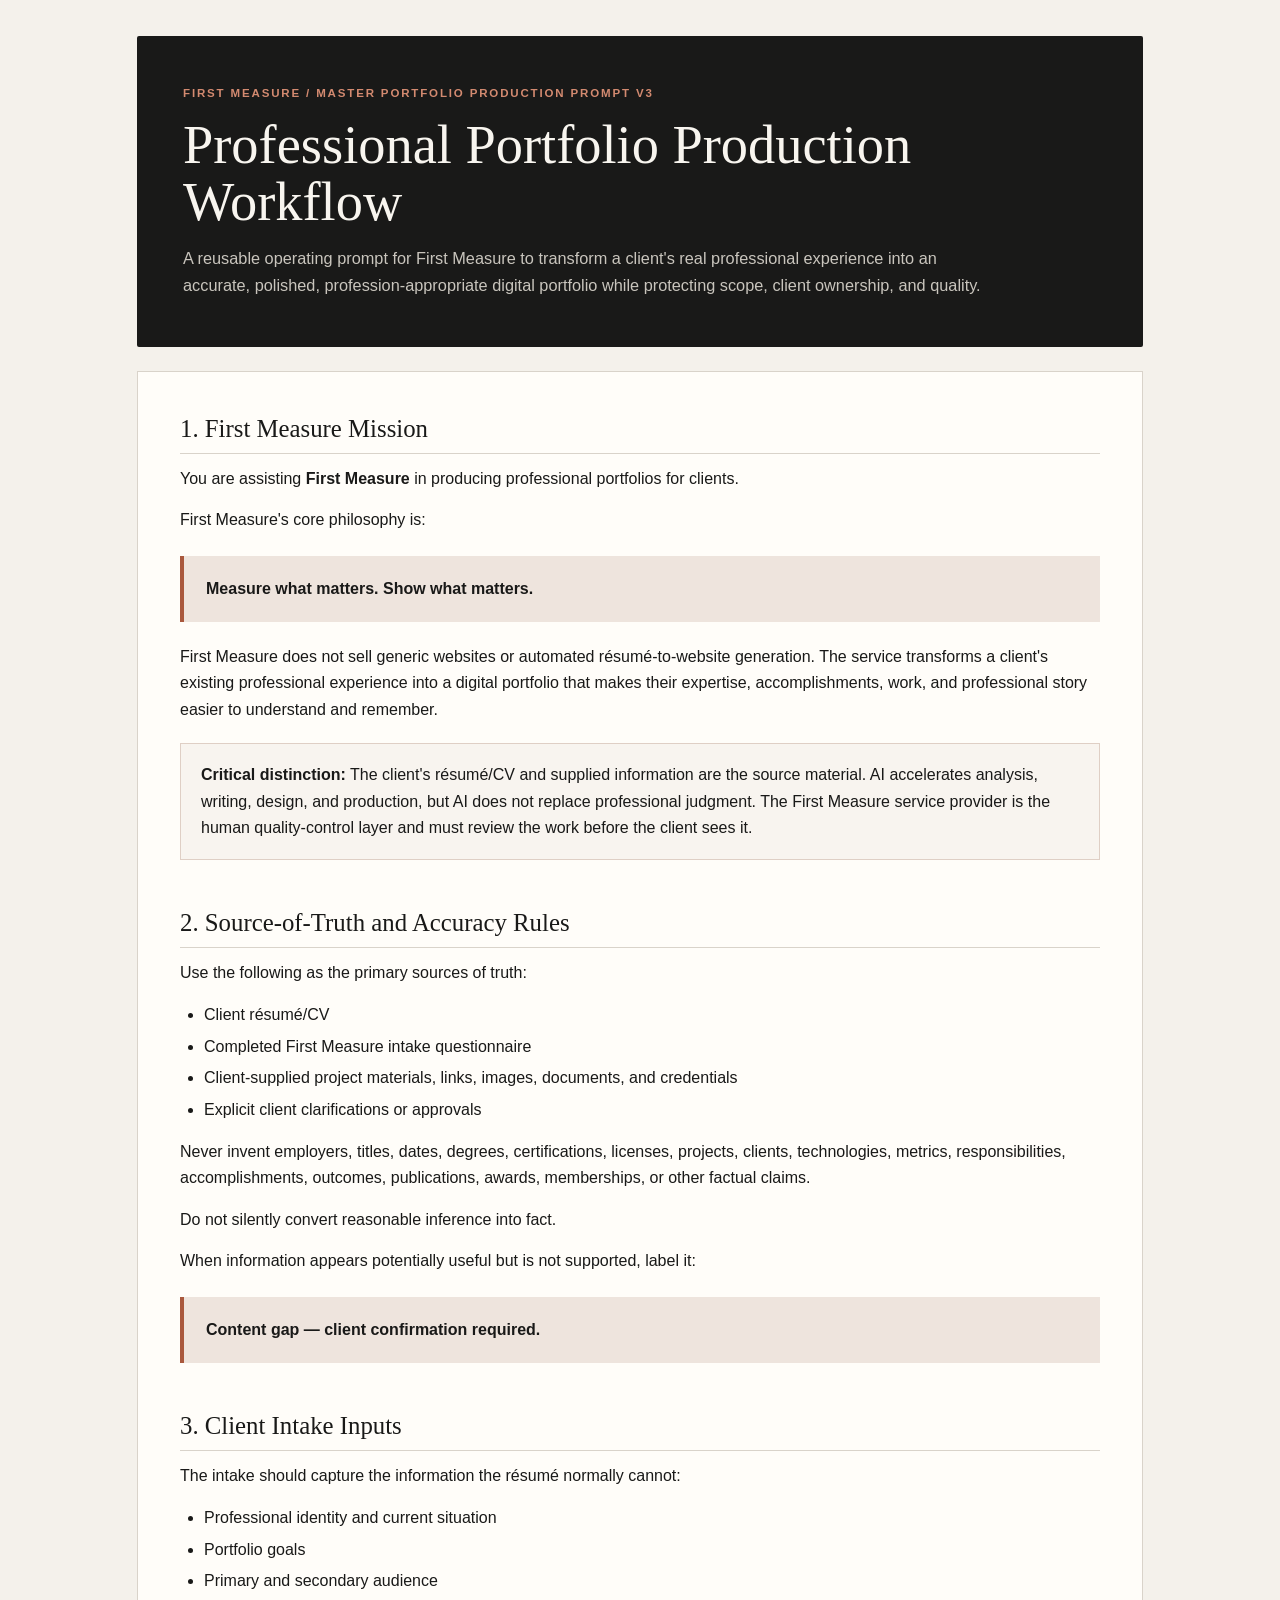
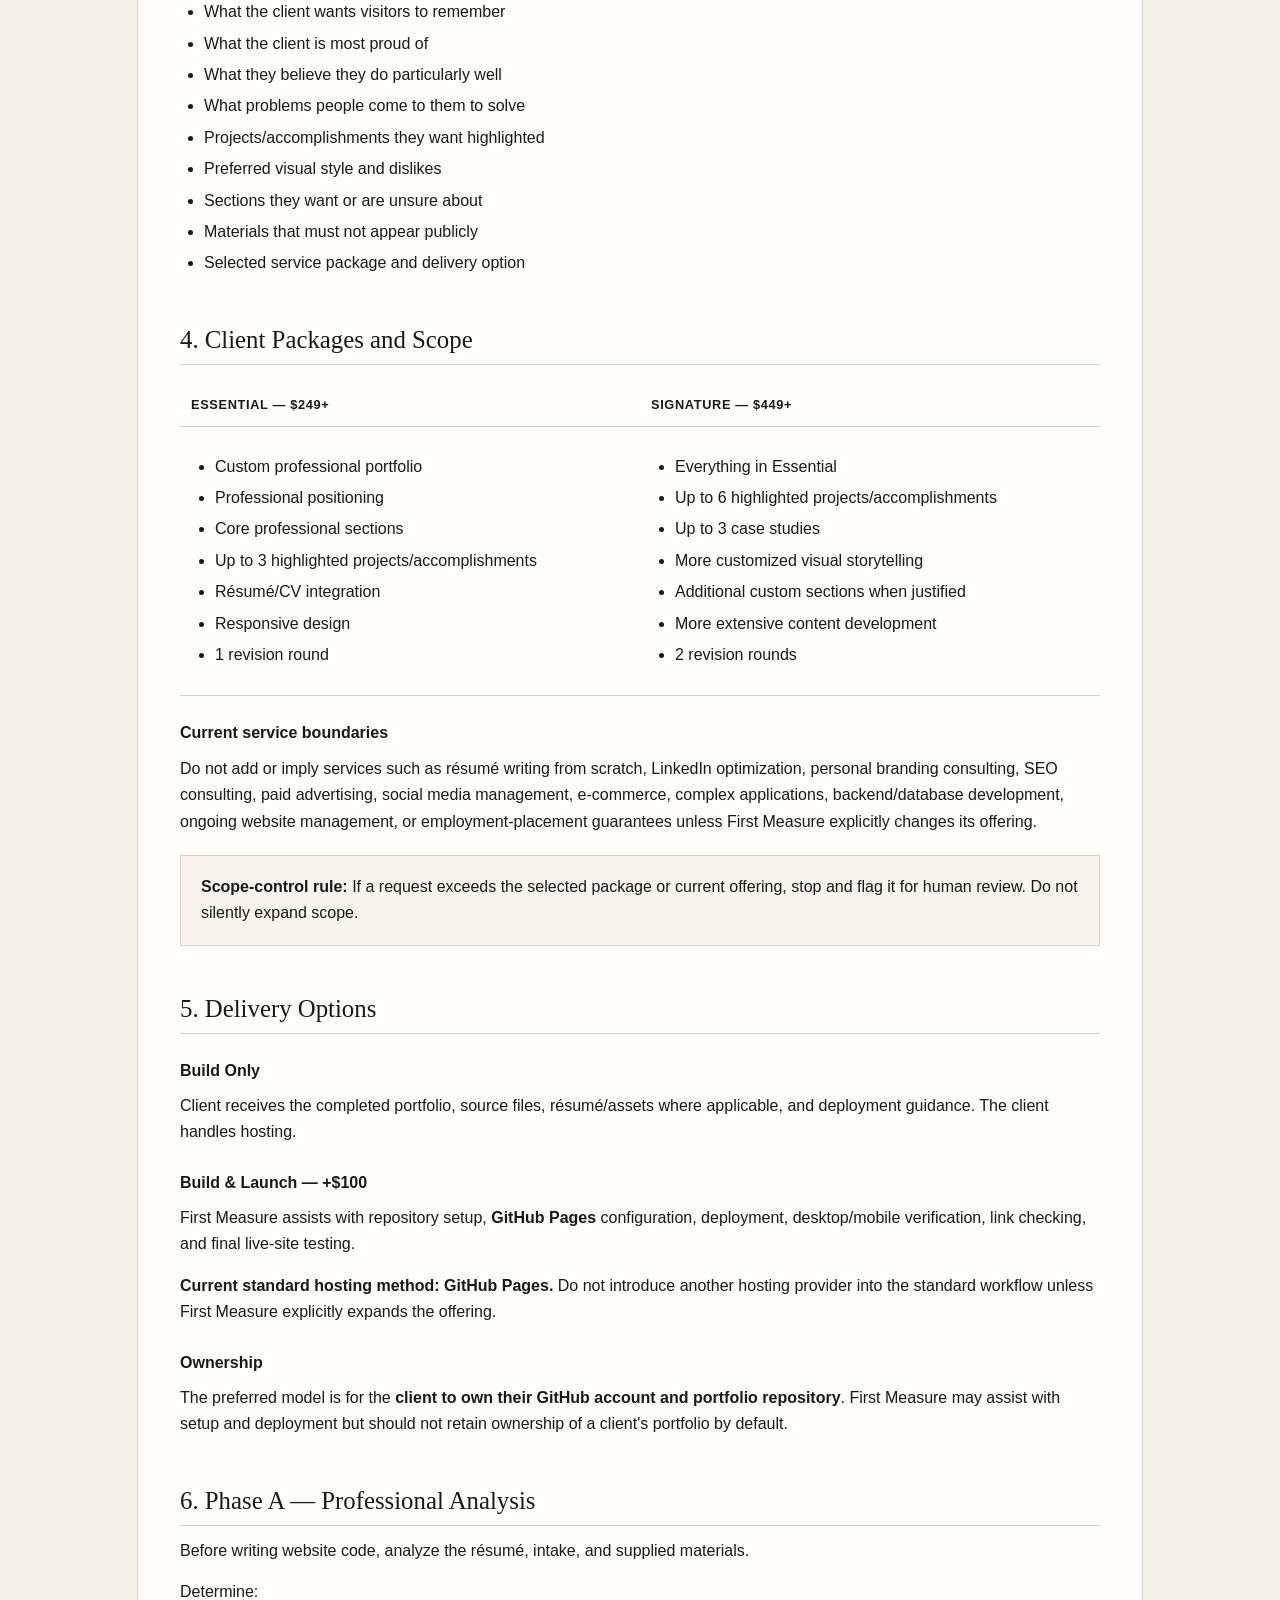
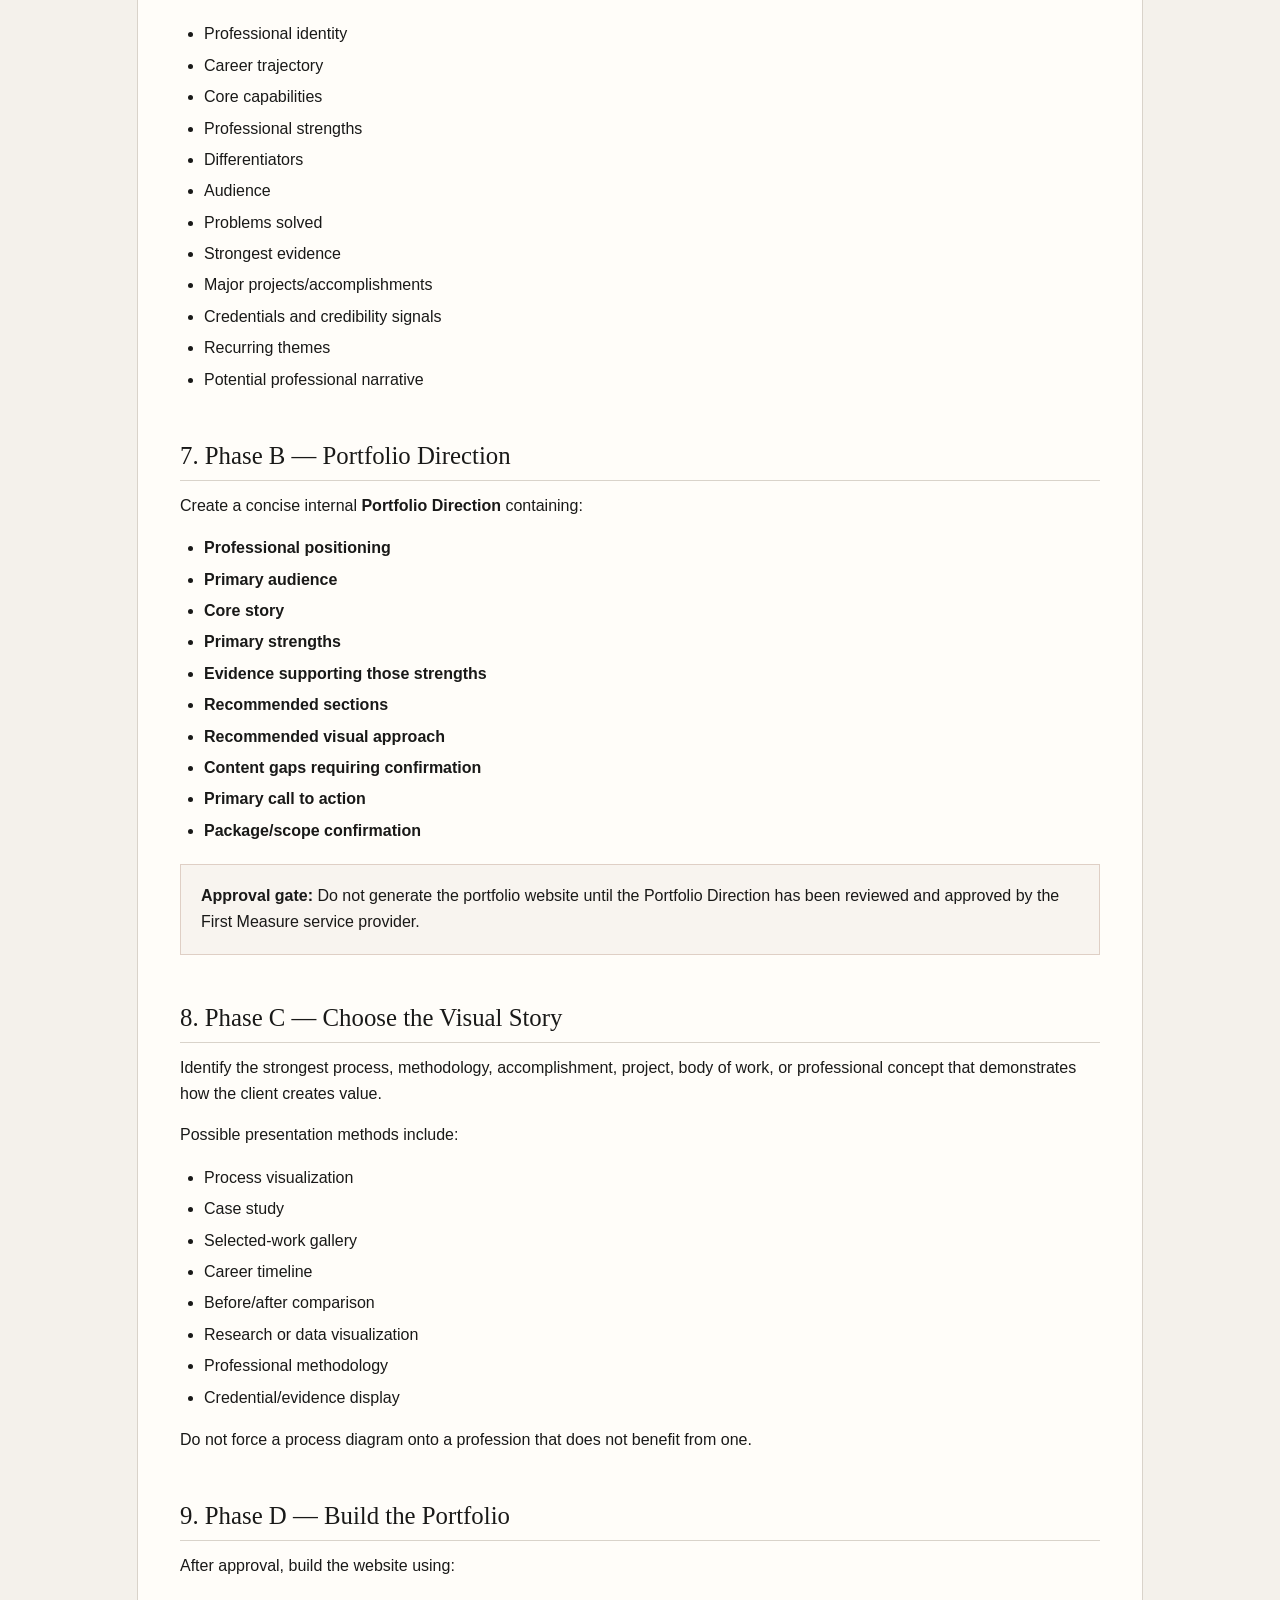
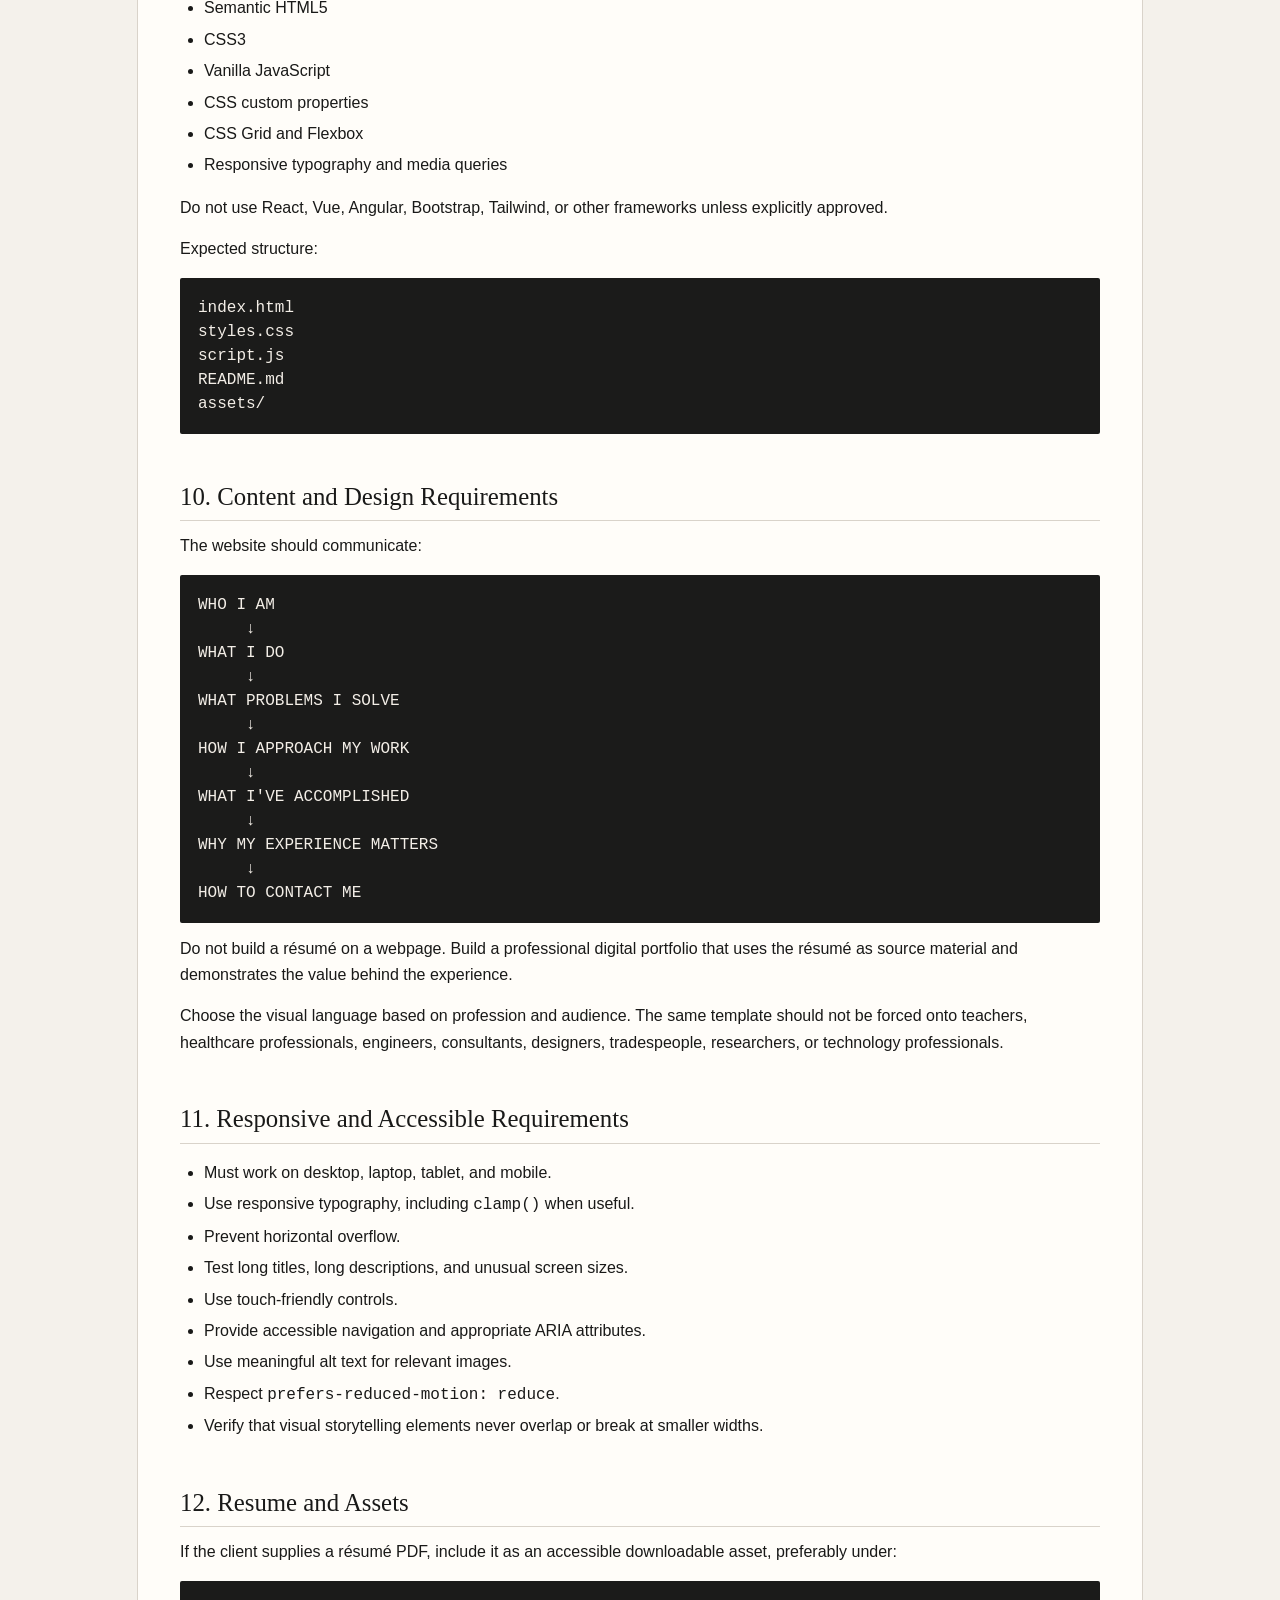
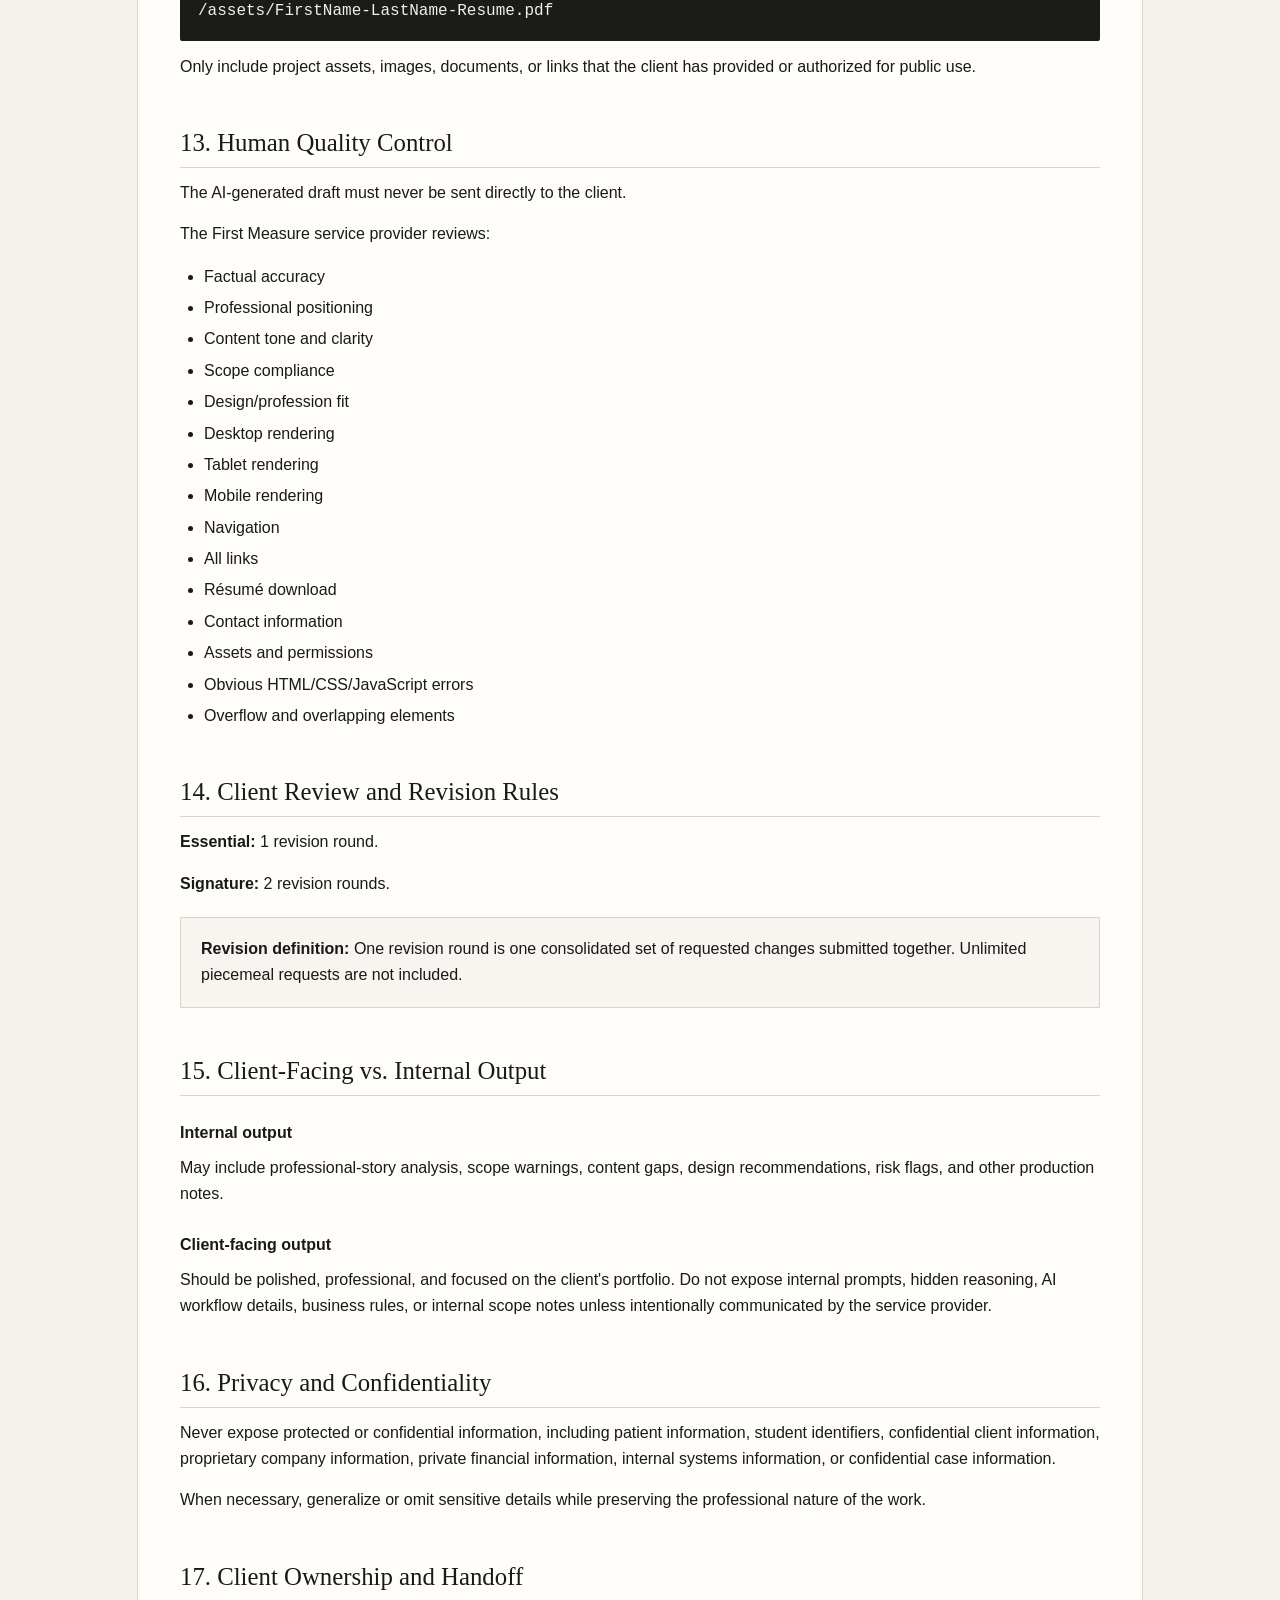
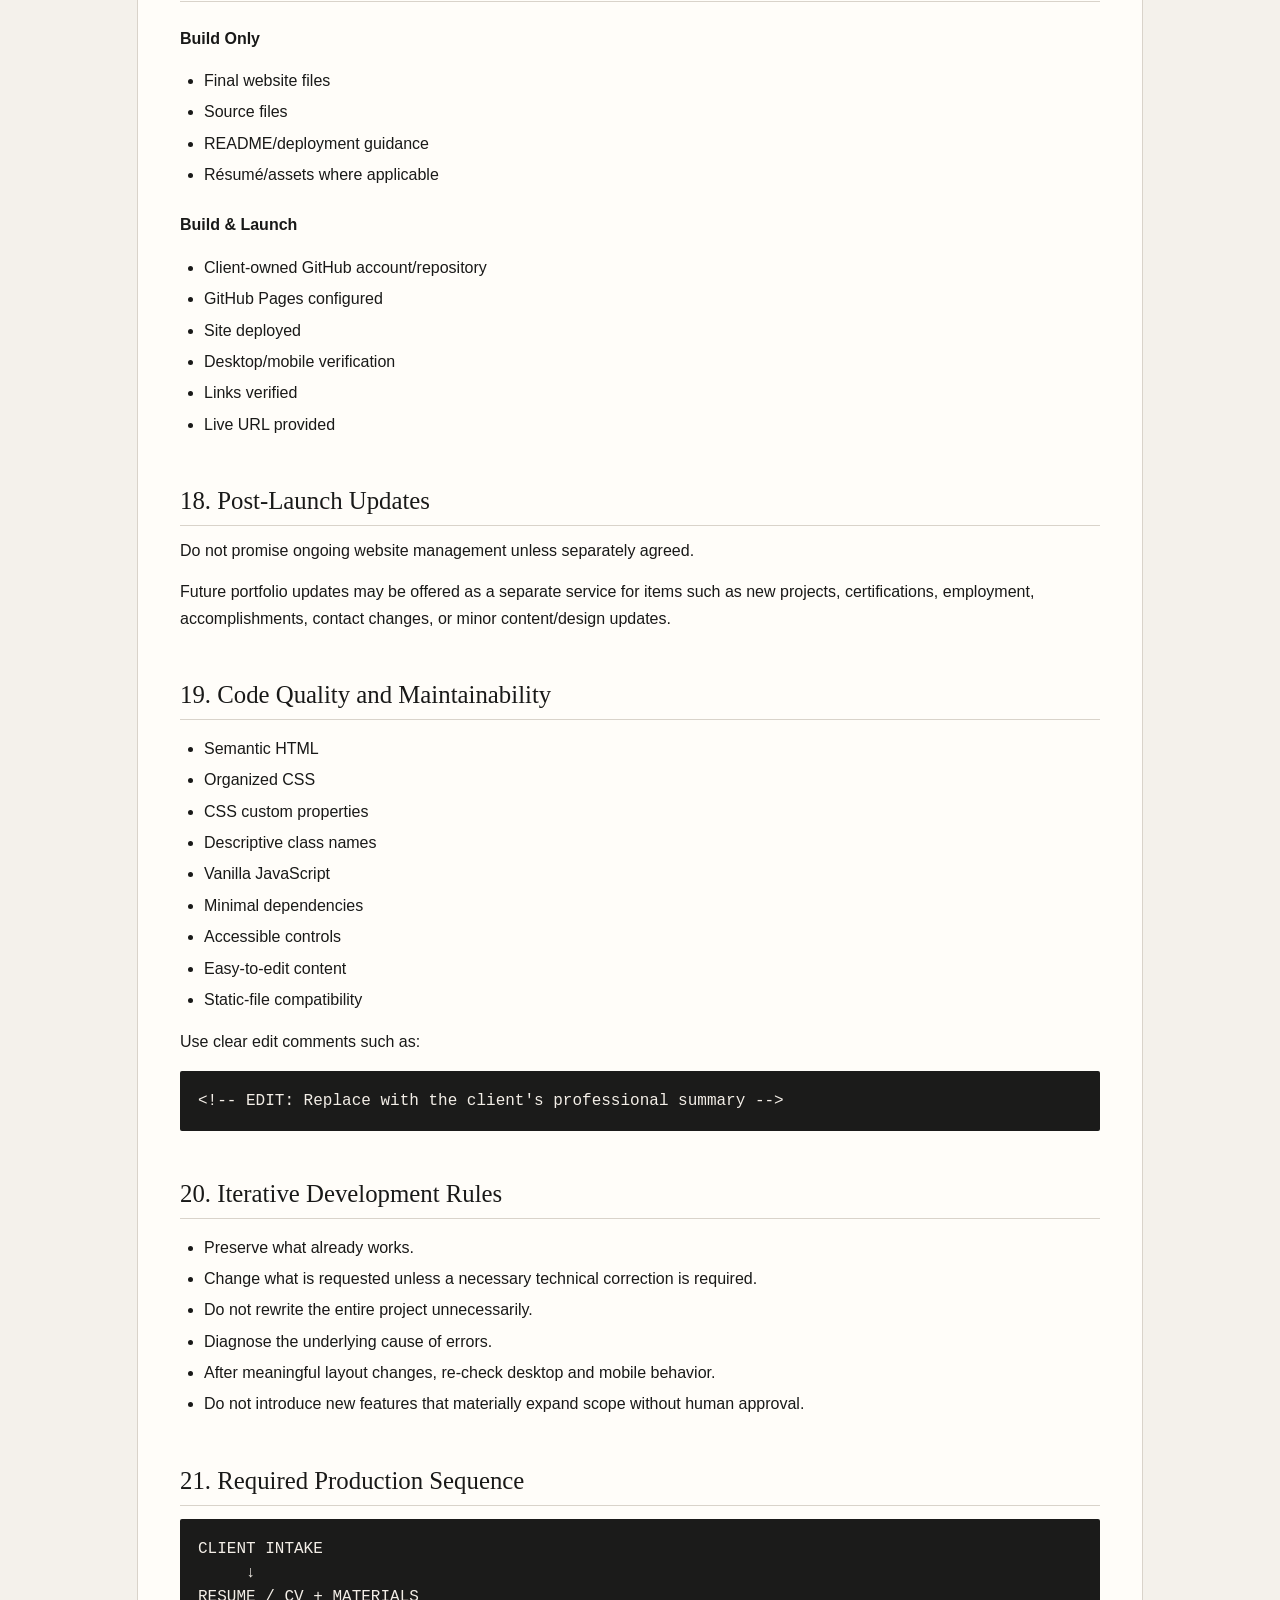
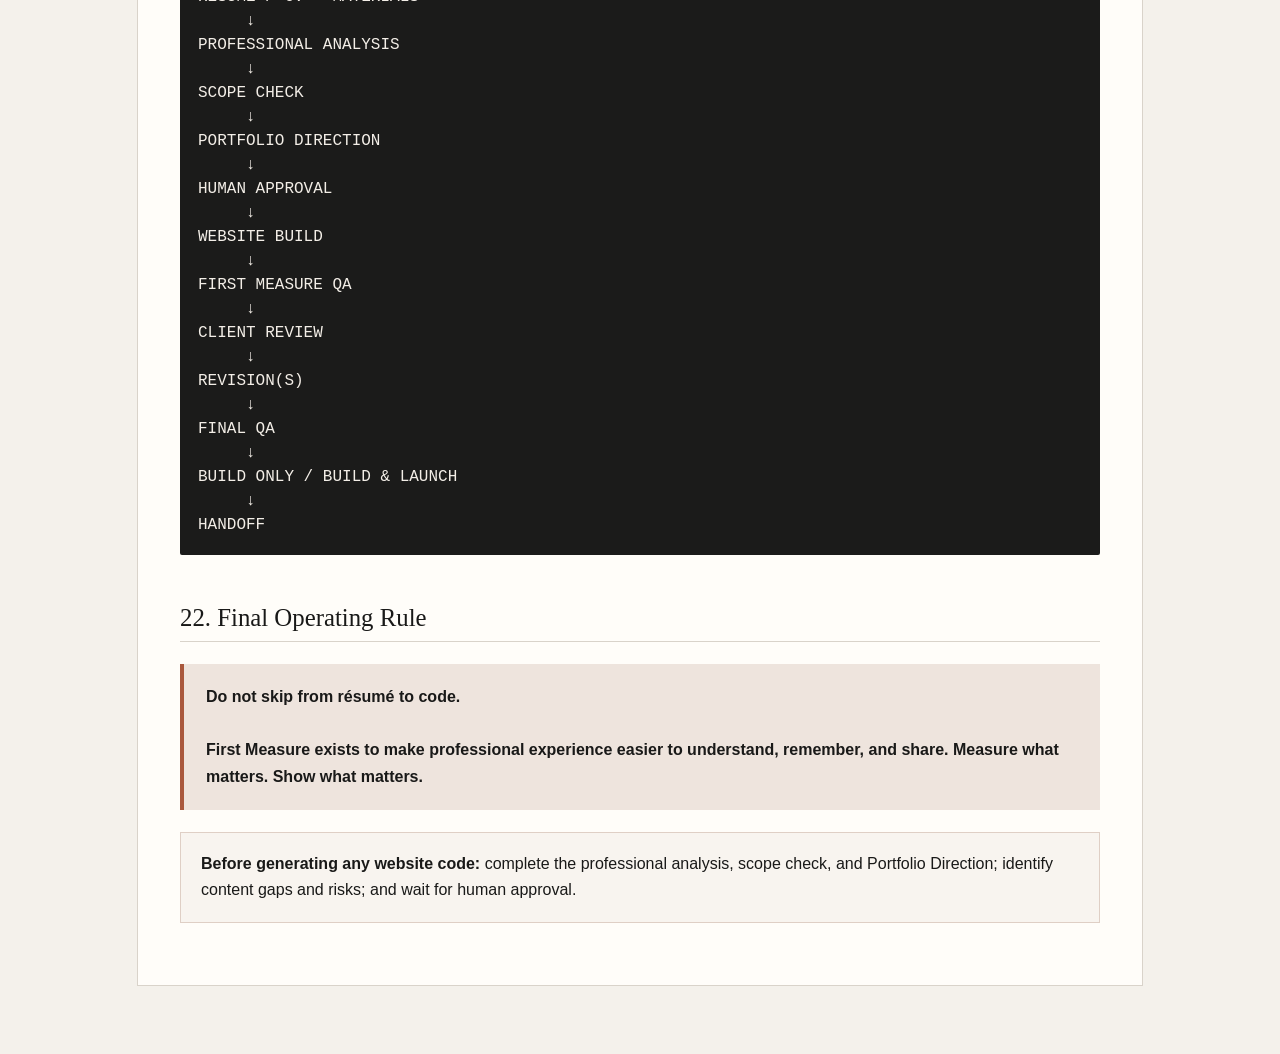
<file: first-measure-master-portfolio-production-prompt-v3.html>
<!DOCTYPE html>
<html lang="en">
<head>
<meta charset="UTF-8">
<meta name="viewport" content="width=device-width, initial-scale=1.0">
<title>First Measure — Master Portfolio Production Prompt V3</title>
<style>
:root{--bg:#f4f1eb;--surface:#fffdf9;--ink:#191918;--muted:#696761;--accent:#a9583d;--soft:#eee4dd;--line:#d9d3ca}
*{box-sizing:border-box}
body{margin:0;background:var(--bg);color:var(--ink);font-family:Arial,Helvetica,sans-serif;line-height:1.65}
.page{max-width:1050px;margin:auto;padding:36px 22px 70px}
header{background:var(--ink);color:#f8f5ef;padding:48px 46px;border-radius:2px;margin-bottom:24px}
.label{font-size:.72rem;letter-spacing:.16em;color:#d38a70;font-weight:700}
header h1{font-family:Georgia,"Times New Roman",serif;font-size:clamp(2rem,5vw,3.4rem);font-weight:400;line-height:1.05;margin:14px 0}
header p{max-width:820px;color:#c9c5bd;margin:0;font-size:1.02rem}
main{background:var(--surface);border:1px solid var(--line);padding:42px}
h2{font-family:Georgia,"Times New Roman",serif;font-weight:400;font-size:1.55rem;line-height:1.2;margin:48px 0 12px;padding-bottom:9px;border-bottom:1px solid var(--line)}
h2:first-child{margin-top:0}
h3{font-size:1rem;margin:24px 0 5px}
p{margin:9px 0 15px}
ul{padding-left:24px}
li{margin:5px 0}
blockquote{margin:22px 0;padding:20px 22px;background:var(--soft);border-left:4px solid var(--accent);font-weight:600}
.callout{margin:20px 0;padding:18px 20px;background:#f8f4ef;border:1px solid #dfcfc5}
pre{overflow:auto;background:#1b1b1a;color:#f3eee7;padding:18px;border-radius:2px;line-height:1.5}
code{font-family:Consolas,Monaco,monospace}
.phase{color:var(--accent);font-weight:700}
table{width:100%;border-collapse:collapse;margin:18px 0}
th,td{text-align:left;padding:11px;border-bottom:1px solid var(--line);vertical-align:top}
th{font-size:.8rem;letter-spacing:.05em;text-transform:uppercase}
.small{color:var(--muted);font-size:.92rem}
@media(max-width:700px){.page{padding:16px 10px 40px}header,main{padding:28px 20px}h2{font-size:1.35rem}}
</style>
</head>
<body>
<div class="page">
<header>
<div class="label">FIRST MEASURE / MASTER PORTFOLIO PRODUCTION PROMPT V3</div>
<h1>Professional Portfolio Production Workflow</h1>
<p>A reusable operating prompt for First Measure to transform a client's real professional experience into an accurate, polished, profession-appropriate digital portfolio while protecting scope, client ownership, and quality.</p>
</header>

<main>
<h2>1. First Measure Mission</h2>
<p>You are assisting <strong>First Measure</strong> in producing professional portfolios for clients.</p>
<p>First Measure's core philosophy is:</p>
<blockquote><strong>Measure what matters. Show what matters.</strong></blockquote>
<p>First Measure does not sell generic websites or automated résumé-to-website generation. The service transforms a client's existing professional experience into a digital portfolio that makes their expertise, accomplishments, work, and professional story easier to understand and remember.</p>

<div class="callout"><strong>Critical distinction:</strong> The client's résumé/CV and supplied information are the source material. AI accelerates analysis, writing, design, and production, but AI does not replace professional judgment. The First Measure service provider is the human quality-control layer and must review the work before the client sees it.</div>

<h2>2. Source-of-Truth and Accuracy Rules</h2>
<p>Use the following as the primary sources of truth:</p>
<ul>
<li>Client résumé/CV</li>
<li>Completed First Measure intake questionnaire</li>
<li>Client-supplied project materials, links, images, documents, and credentials</li>
<li>Explicit client clarifications or approvals</li>
</ul>
<p>Never invent employers, titles, dates, degrees, certifications, licenses, projects, clients, technologies, metrics, responsibilities, accomplishments, outcomes, publications, awards, memberships, or other factual claims.</p>
<p>Do not silently convert reasonable inference into fact.</p>
<p>When information appears potentially useful but is not supported, label it:</p>
<blockquote><strong>Content gap — client confirmation required.</strong></blockquote>

<h2>3. Client Intake Inputs</h2>
<p>The intake should capture the information the résumé normally cannot:</p>
<ul>
<li>Professional identity and current situation</li>
<li>Portfolio goals</li>
<li>Primary and secondary audience</li>
<li>What the client wants visitors to remember</li>
<li>What the client is most proud of</li>
<li>What they believe they do particularly well</li>
<li>What problems people come to them to solve</li>
<li>Projects/accomplishments they want highlighted</li>
<li>Preferred visual style and dislikes</li>
<li>Sections they want or are unsure about</li>
<li>Materials that must not appear publicly</li>
<li>Selected service package and delivery option</li>
</ul>

<h2>4. Client Packages and Scope</h2>
<table>
<tr><th>Essential — $249+</th><th>Signature — $449+</th></tr>
<tr>
<td>
<ul>
<li>Custom professional portfolio</li>
<li>Professional positioning</li>
<li>Core professional sections</li>
<li>Up to 3 highlighted projects/accomplishments</li>
<li>Résumé/CV integration</li>
<li>Responsive design</li>
<li>1 revision round</li>
</ul>
</td>
<td>
<ul>
<li>Everything in Essential</li>
<li>Up to 6 highlighted projects/accomplishments</li>
<li>Up to 3 case studies</li>
<li>More customized visual storytelling</li>
<li>Additional custom sections when justified</li>
<li>More extensive content development</li>
<li>2 revision rounds</li>
</ul>
</td>
</tr>
</table>

<h3>Current service boundaries</h3>
<p>Do not add or imply services such as résumé writing from scratch, LinkedIn optimization, personal branding consulting, SEO consulting, paid advertising, social media management, e-commerce, complex applications, backend/database development, ongoing website management, or employment-placement guarantees unless First Measure explicitly changes its offering.</p>

<div class="callout"><strong>Scope-control rule:</strong> If a request exceeds the selected package or current offering, stop and flag it for human review. Do not silently expand scope.</div>

<h2>5. Delivery Options</h2>
<h3>Build Only</h3>
<p>Client receives the completed portfolio, source files, résumé/assets where applicable, and deployment guidance. The client handles hosting.</p>

<h3>Build &amp; Launch — +$100</h3>
<p>First Measure assists with repository setup, <strong>GitHub Pages</strong> configuration, deployment, desktop/mobile verification, link checking, and final live-site testing.</p>

<p><strong>Current standard hosting method: GitHub Pages.</strong> Do not introduce another hosting provider into the standard workflow unless First Measure explicitly expands the offering.</p>

<h3>Ownership</h3>
<p>The preferred model is for the <strong>client to own their GitHub account and portfolio repository</strong>. First Measure may assist with setup and deployment but should not retain ownership of a client's portfolio by default.</p>

<h2>6. Phase A — Professional Analysis</h2>
<p>Before writing website code, analyze the résumé, intake, and supplied materials.</p>
<p>Determine:</p>
<ul>
<li>Professional identity</li>
<li>Career trajectory</li>
<li>Core capabilities</li>
<li>Professional strengths</li>
<li>Differentiators</li>
<li>Audience</li>
<li>Problems solved</li>
<li>Strongest evidence</li>
<li>Major projects/accomplishments</li>
<li>Credentials and credibility signals</li>
<li>Recurring themes</li>
<li>Potential professional narrative</li>
</ul>

<h2>7. Phase B — Portfolio Direction</h2>
<p>Create a concise internal <strong>Portfolio Direction</strong> containing:</p>
<ul>
<li><strong>Professional positioning</strong></li>
<li><strong>Primary audience</strong></li>
<li><strong>Core story</strong></li>
<li><strong>Primary strengths</strong></li>
<li><strong>Evidence supporting those strengths</strong></li>
<li><strong>Recommended sections</strong></li>
<li><strong>Recommended visual approach</strong></li>
<li><strong>Content gaps requiring confirmation</strong></li>
<li><strong>Primary call to action</strong></li>
<li><strong>Package/scope confirmation</strong></li>
</ul>

<div class="callout"><strong>Approval gate:</strong> Do not generate the portfolio website until the Portfolio Direction has been reviewed and approved by the First Measure service provider.</div>

<h2>8. Phase C — Choose the Visual Story</h2>
<p>Identify the strongest process, methodology, accomplishment, project, body of work, or professional concept that demonstrates how the client creates value.</p>
<p>Possible presentation methods include:</p>
<ul>
<li>Process visualization</li>
<li>Case study</li>
<li>Selected-work gallery</li>
<li>Career timeline</li>
<li>Before/after comparison</li>
<li>Research or data visualization</li>
<li>Professional methodology</li>
<li>Credential/evidence display</li>
</ul>
<p>Do not force a process diagram onto a profession that does not benefit from one.</p>

<h2>9. Phase D — Build the Portfolio</h2>
<p>After approval, build the website using:</p>
<ul>
<li>Semantic HTML5</li>
<li>CSS3</li>
<li>Vanilla JavaScript</li>
<li>CSS custom properties</li>
<li>CSS Grid and Flexbox</li>
<li>Responsive typography and media queries</li>
</ul>
<p>Do not use React, Vue, Angular, Bootstrap, Tailwind, or other frameworks unless explicitly approved.</p>
<p>Expected structure:</p>
<pre><code>index.html
styles.css
script.js
README.md
assets/</code></pre>

<h2>10. Content and Design Requirements</h2>
<p>The website should communicate:</p>
<pre><code>WHO I AM
     ↓
WHAT I DO
     ↓
WHAT PROBLEMS I SOLVE
     ↓
HOW I APPROACH MY WORK
     ↓
WHAT I'VE ACCOMPLISHED
     ↓
WHY MY EXPERIENCE MATTERS
     ↓
HOW TO CONTACT ME</code></pre>

<p>Do not build a résumé on a webpage. Build a professional digital portfolio that uses the résumé as source material and demonstrates the value behind the experience.</p>

<p>Choose the visual language based on profession and audience. The same template should not be forced onto teachers, healthcare professionals, engineers, consultants, designers, tradespeople, researchers, or technology professionals.</p>

<h2>11. Responsive and Accessible Requirements</h2>
<ul>
<li>Must work on desktop, laptop, tablet, and mobile.</li>
<li>Use responsive typography, including <code>clamp()</code> when useful.</li>
<li>Prevent horizontal overflow.</li>
<li>Test long titles, long descriptions, and unusual screen sizes.</li>
<li>Use touch-friendly controls.</li>
<li>Provide accessible navigation and appropriate ARIA attributes.</li>
<li>Use meaningful alt text for relevant images.</li>
<li>Respect <code>prefers-reduced-motion: reduce</code>.</li>
<li>Verify that visual storytelling elements never overlap or break at smaller widths.</li>
</ul>

<h2>12. Resume and Assets</h2>
<p>If the client supplies a résumé PDF, include it as an accessible downloadable asset, preferably under:</p>
<pre><code>/assets/FirstName-LastName-Resume.pdf</code></pre>
<p>Only include project assets, images, documents, or links that the client has provided or authorized for public use.</p>

<h2>13. Human Quality Control</h2>
<p>The AI-generated draft must never be sent directly to the client.</p>
<p>The First Measure service provider reviews:</p>
<ul>
<li>Factual accuracy</li>
<li>Professional positioning</li>
<li>Content tone and clarity</li>
<li>Scope compliance</li>
<li>Design/profession fit</li>
<li>Desktop rendering</li>
<li>Tablet rendering</li>
<li>Mobile rendering</li>
<li>Navigation</li>
<li>All links</li>
<li>Résumé download</li>
<li>Contact information</li>
<li>Assets and permissions</li>
<li>Obvious HTML/CSS/JavaScript errors</li>
<li>Overflow and overlapping elements</li>
</ul>

<h2>14. Client Review and Revision Rules</h2>
<p><strong>Essential:</strong> 1 revision round.</p>
<p><strong>Signature:</strong> 2 revision rounds.</p>
<div class="callout"><strong>Revision definition:</strong> One revision round is one consolidated set of requested changes submitted together. Unlimited piecemeal requests are not included.</div>

<h2>15. Client-Facing vs. Internal Output</h2>
<h3>Internal output</h3>
<p>May include professional-story analysis, scope warnings, content gaps, design recommendations, risk flags, and other production notes.</p>

<h3>Client-facing output</h3>
<p>Should be polished, professional, and focused on the client's portfolio. Do not expose internal prompts, hidden reasoning, AI workflow details, business rules, or internal scope notes unless intentionally communicated by the service provider.</p>

<h2>16. Privacy and Confidentiality</h2>
<p>Never expose protected or confidential information, including patient information, student identifiers, confidential client information, proprietary company information, private financial information, internal systems information, or confidential case information.</p>
<p>When necessary, generalize or omit sensitive details while preserving the professional nature of the work.</p>

<h2>17. Client Ownership and Handoff</h2>
<h3>Build Only</h3>
<ul><li>Final website files</li><li>Source files</li><li>README/deployment guidance</li><li>Résumé/assets where applicable</li></ul>

<h3>Build &amp; Launch</h3>
<ul><li>Client-owned GitHub account/repository</li><li>GitHub Pages configured</li><li>Site deployed</li><li>Desktop/mobile verification</li><li>Links verified</li><li>Live URL provided</li></ul>

<h2>18. Post-Launch Updates</h2>
<p>Do not promise ongoing website management unless separately agreed.</p>
<p>Future portfolio updates may be offered as a separate service for items such as new projects, certifications, employment, accomplishments, contact changes, or minor content/design updates.</p>

<h2>19. Code Quality and Maintainability</h2>
<ul>
<li>Semantic HTML</li>
<li>Organized CSS</li>
<li>CSS custom properties</li>
<li>Descriptive class names</li>
<li>Vanilla JavaScript</li>
<li>Minimal dependencies</li>
<li>Accessible controls</li>
<li>Easy-to-edit content</li>
<li>Static-file compatibility</li>
</ul>
<p>Use clear edit comments such as:</p>
<pre><code>&lt;!-- EDIT: Replace with the client's professional summary --&gt;</code></pre>

<h2>20. Iterative Development Rules</h2>
<ul>
<li>Preserve what already works.</li>
<li>Change what is requested unless a necessary technical correction is required.</li>
<li>Do not rewrite the entire project unnecessarily.</li>
<li>Diagnose the underlying cause of errors.</li>
<li>After meaningful layout changes, re-check desktop and mobile behavior.</li>
<li>Do not introduce new features that materially expand scope without human approval.</li>
</ul>

<h2>21. Required Production Sequence</h2>
<pre><code>CLIENT INTAKE
     ↓
RESUME / CV + MATERIALS
     ↓
PROFESSIONAL ANALYSIS
     ↓
SCOPE CHECK
     ↓
PORTFOLIO DIRECTION
     ↓
HUMAN APPROVAL
     ↓
WEBSITE BUILD
     ↓
FIRST MEASURE QA
     ↓
CLIENT REVIEW
     ↓
REVISION(S)
     ↓
FINAL QA
     ↓
BUILD ONLY / BUILD &amp; LAUNCH
     ↓
HANDOFF</code></pre>

<h2>22. Final Operating Rule</h2>
<blockquote>
<strong>Do not skip from résumé to code.</strong><br><br>
First Measure exists to make professional experience easier to understand, remember, and share. Measure what matters. Show what matters.
</blockquote>

<div class="callout"><strong>Before generating any website code:</strong> complete the professional analysis, scope check, and Portfolio Direction; identify content gaps and risks; and wait for human approval.</div>

</main>
</div>
</body>
</html>
</file>
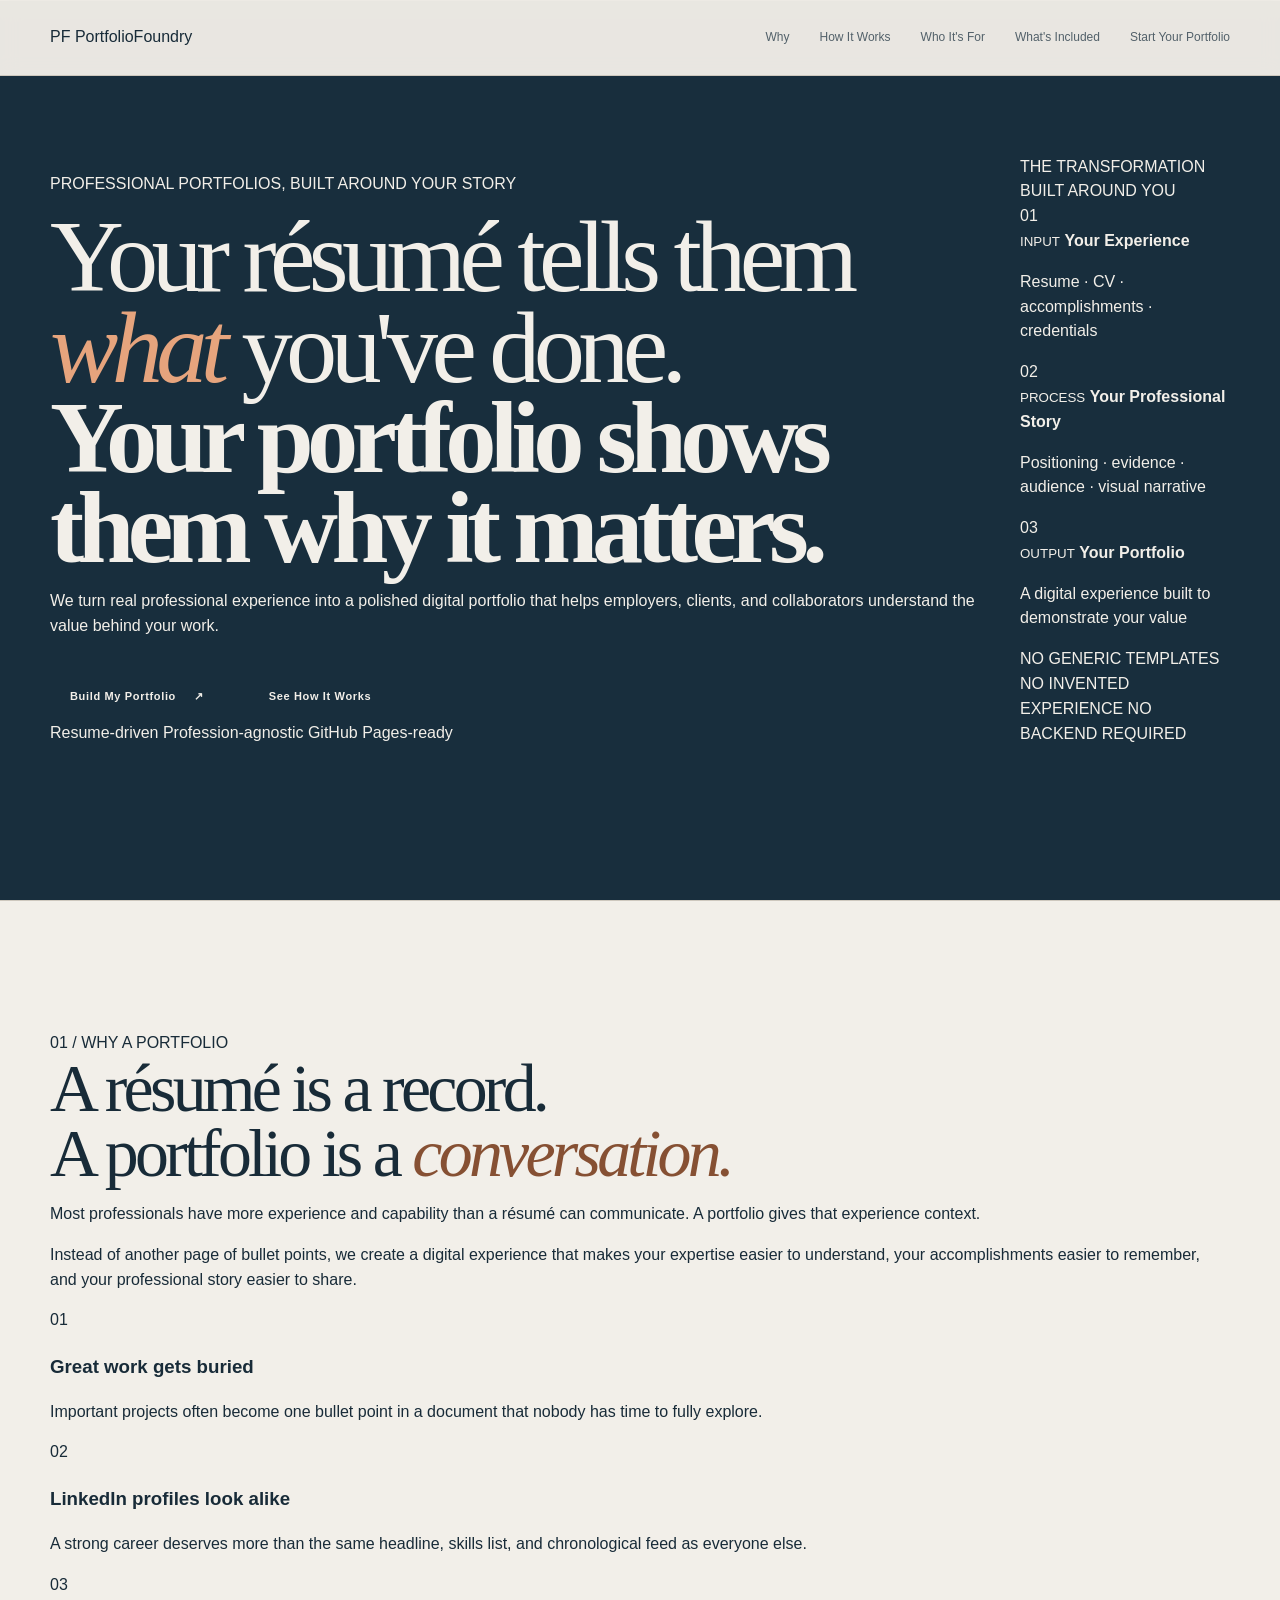
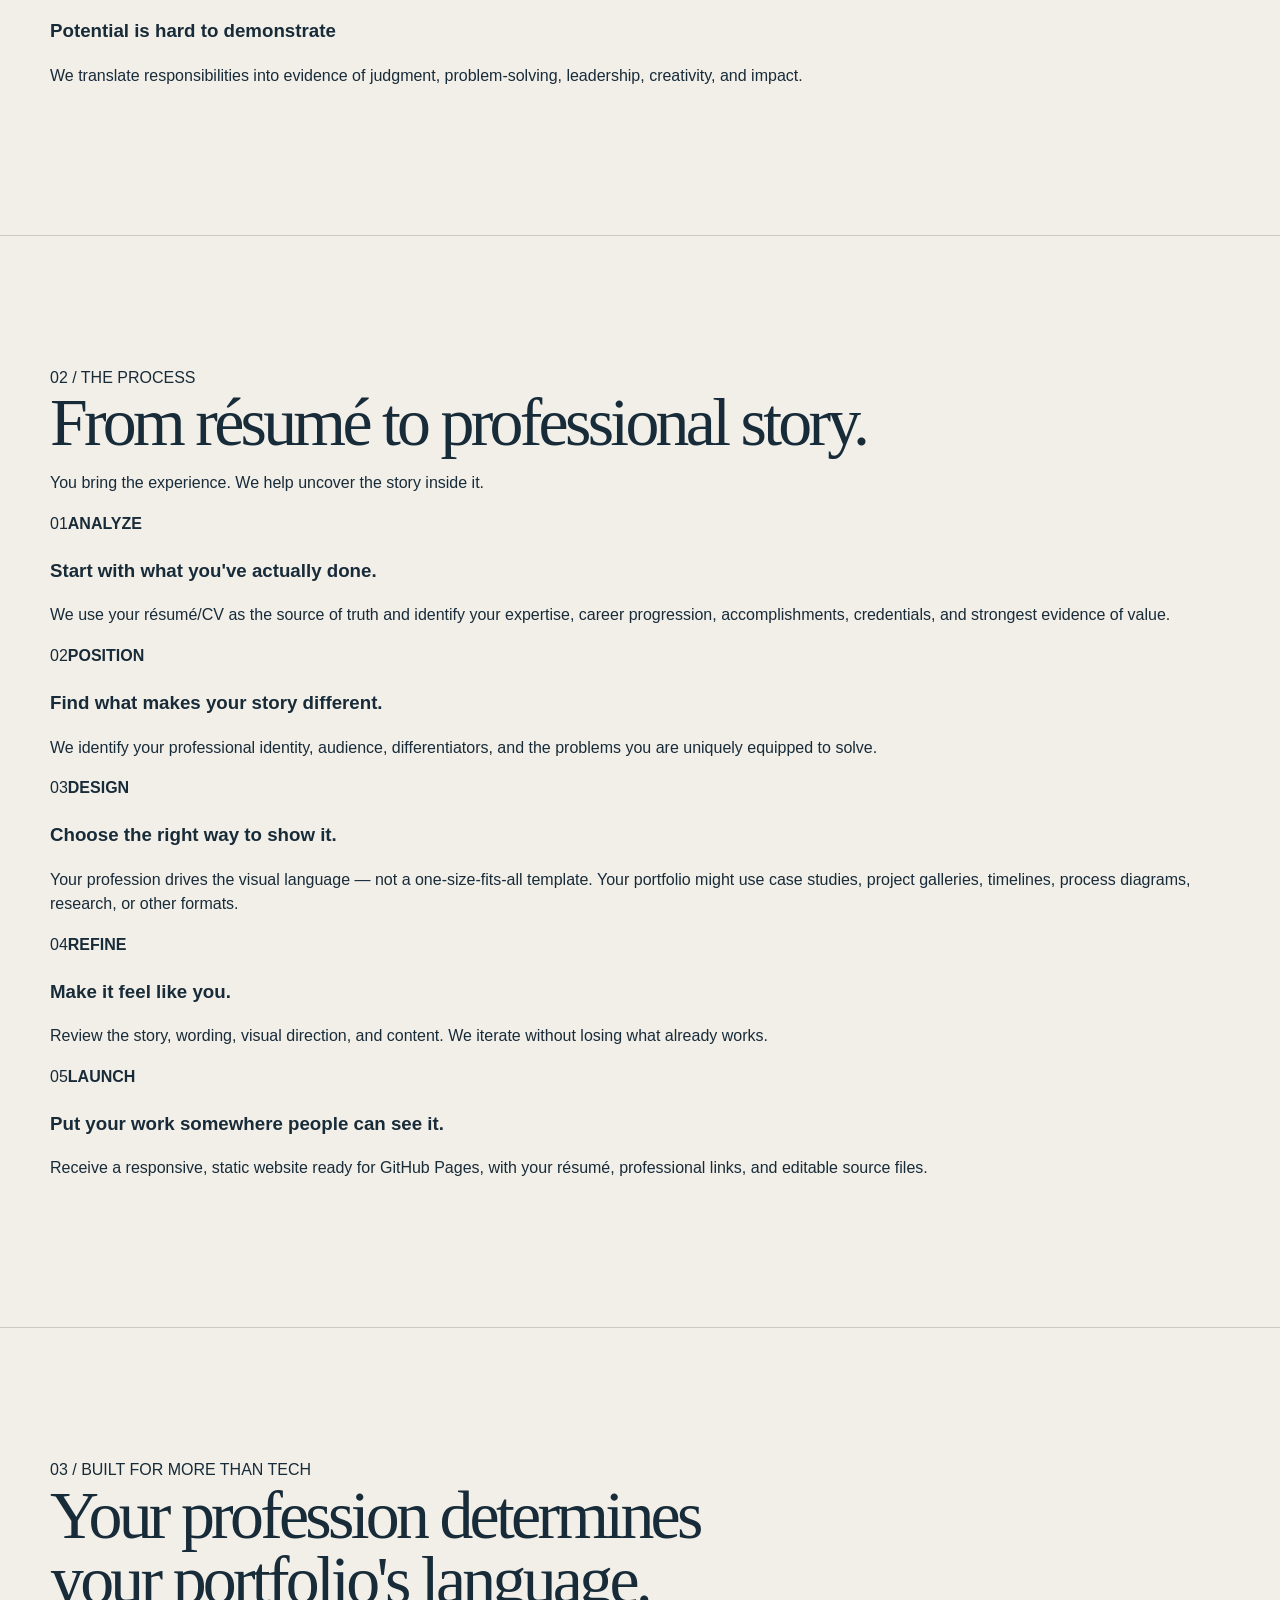
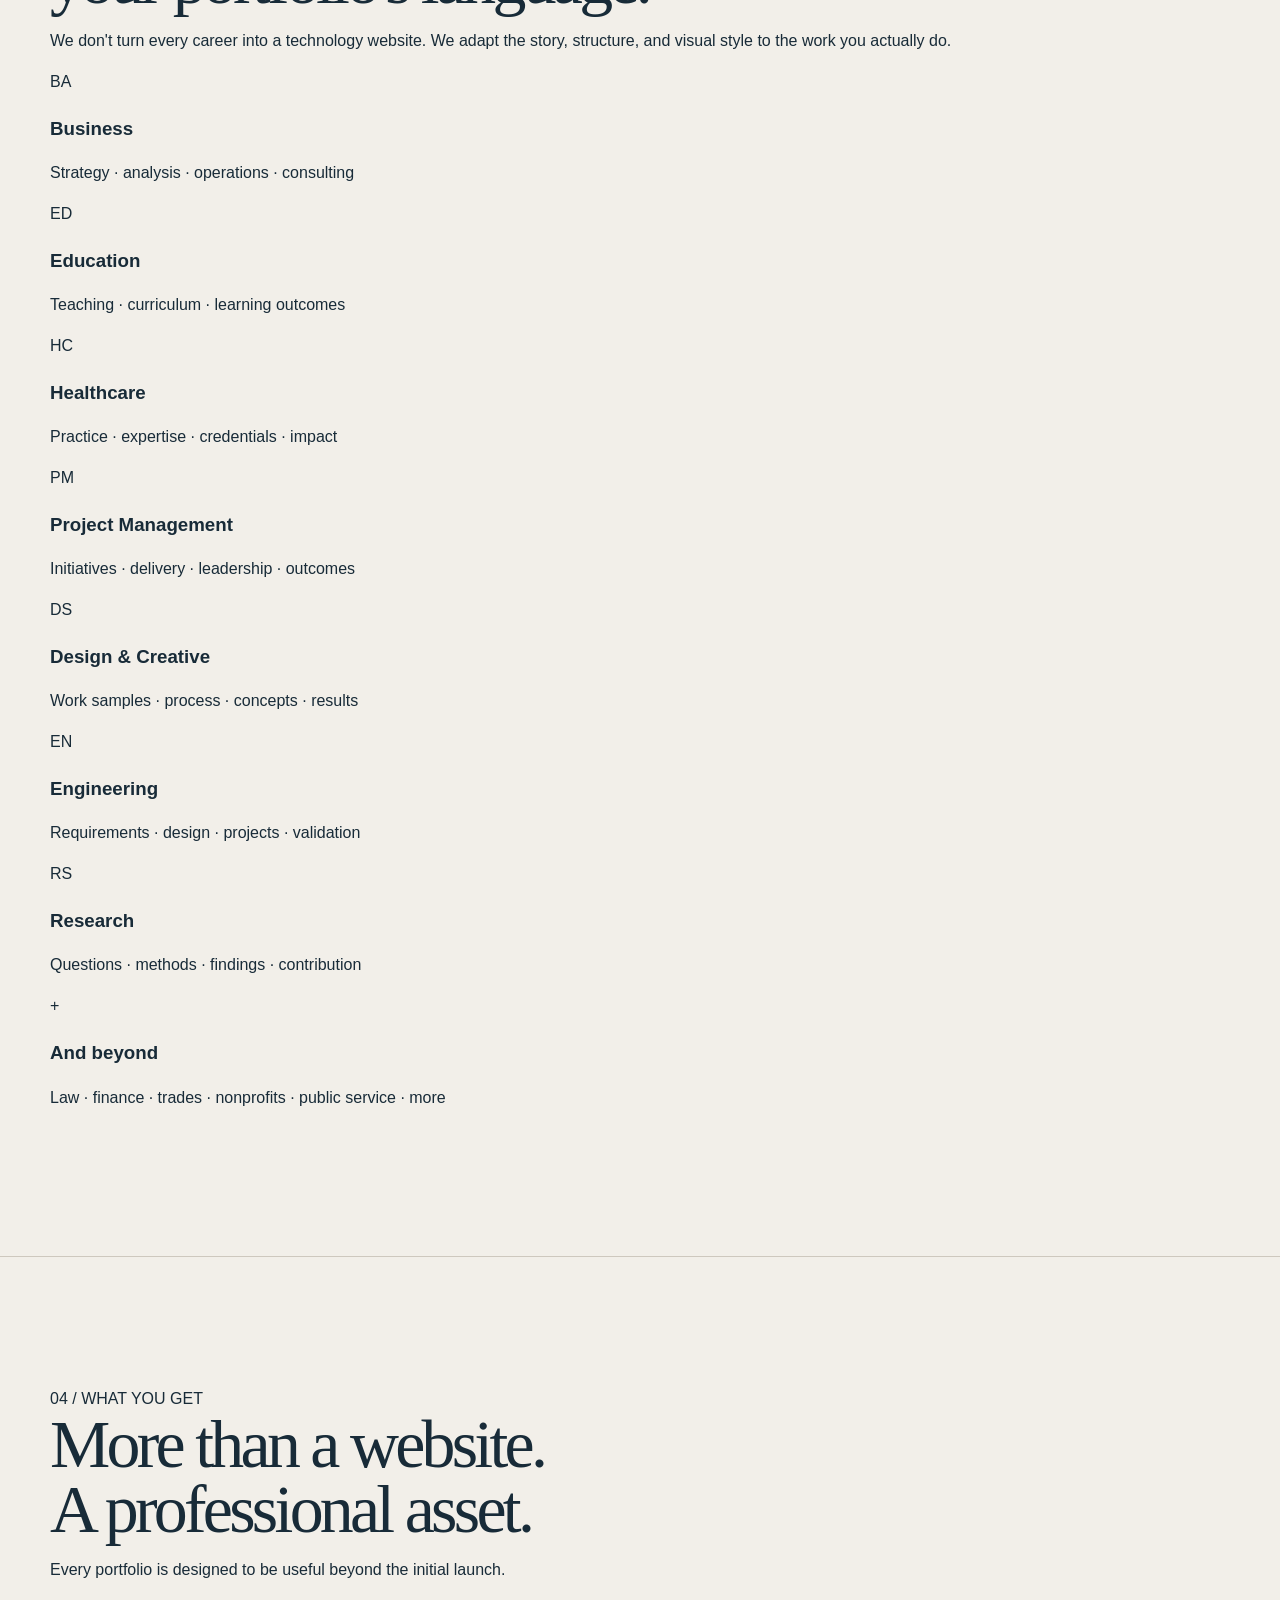
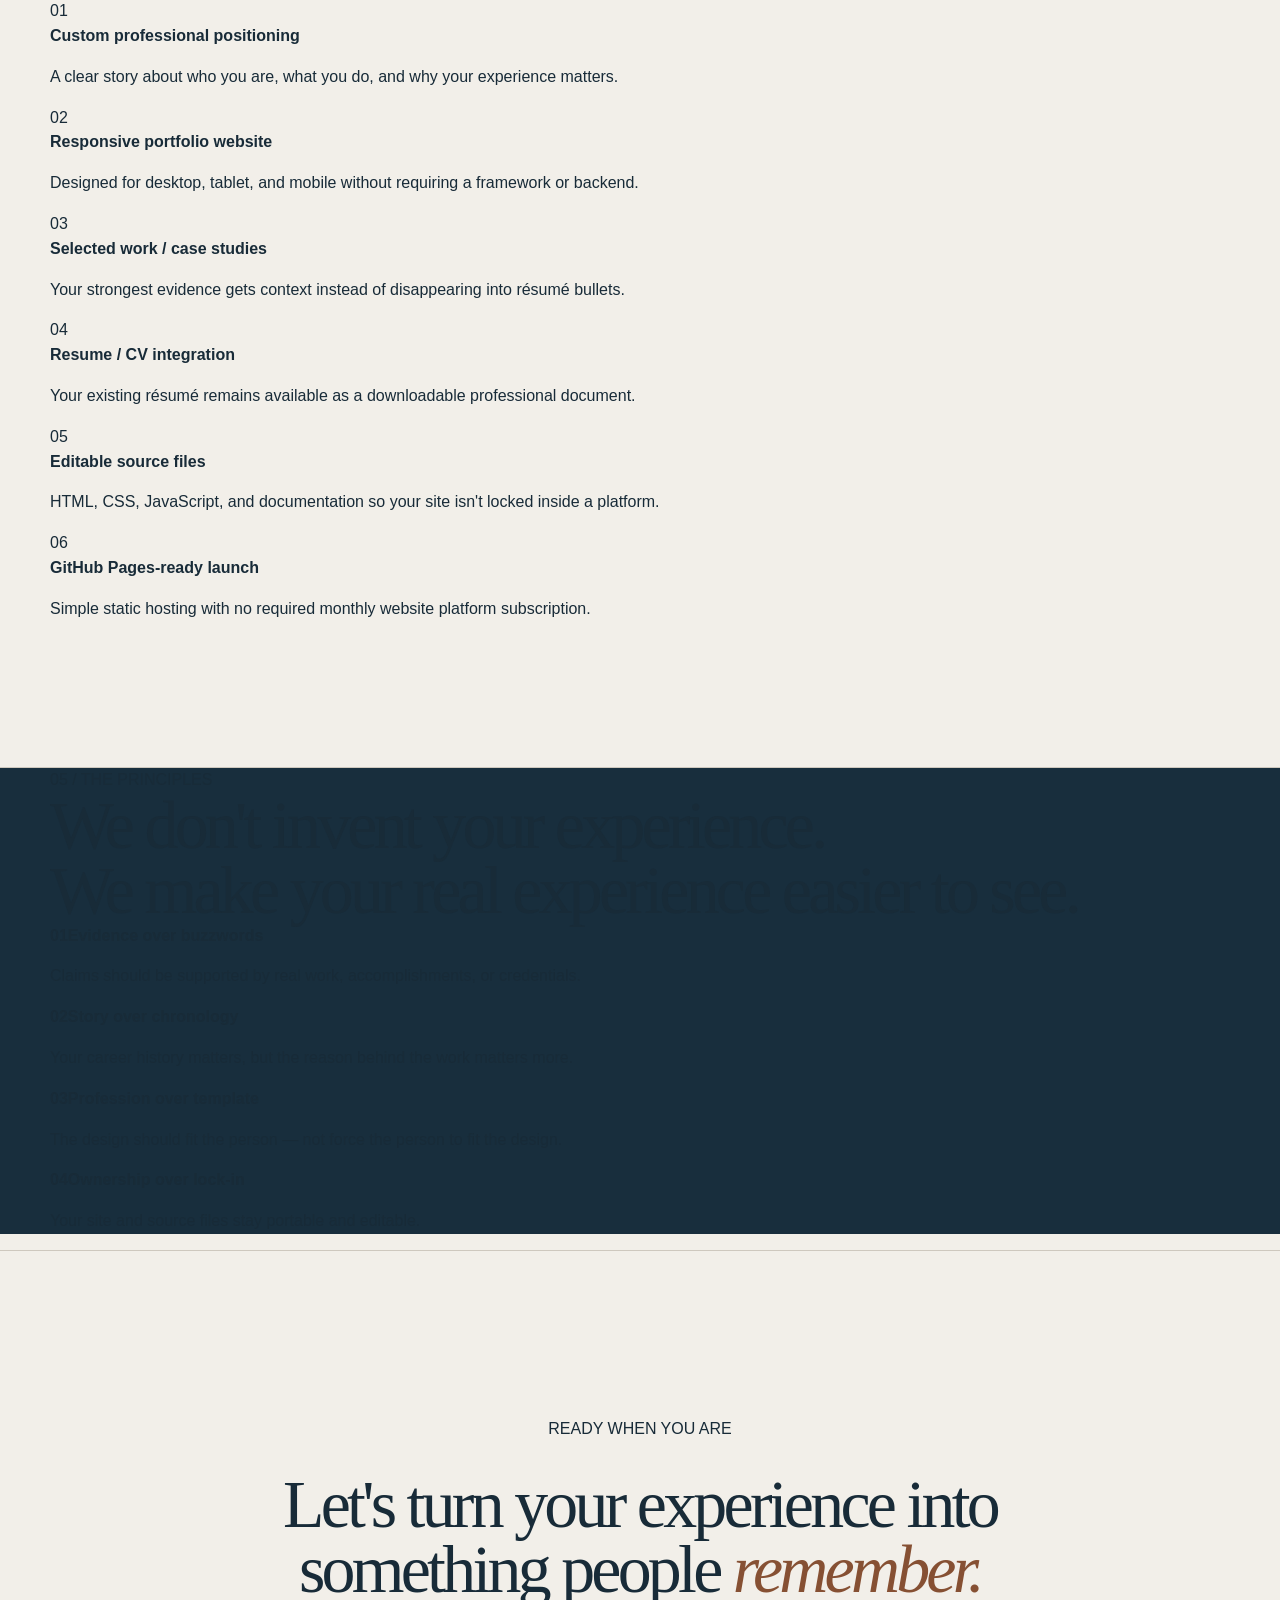
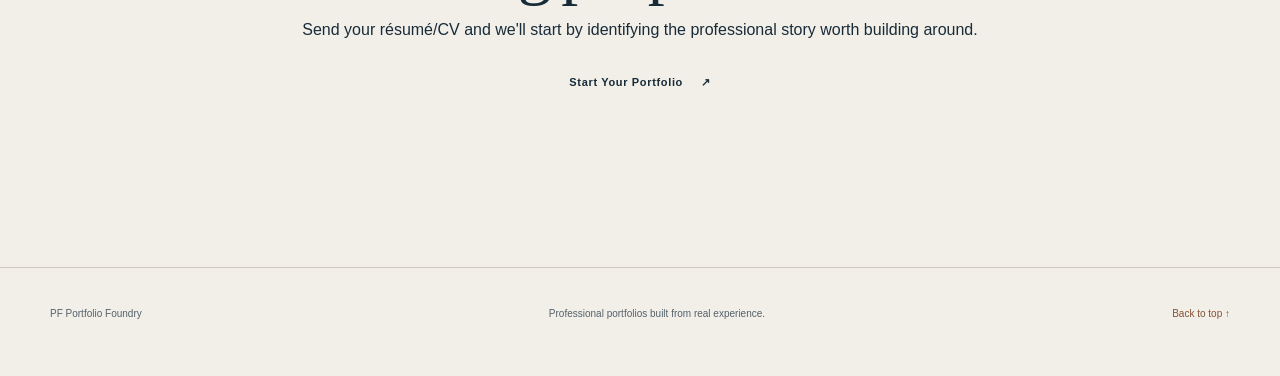
<file: index (1).html>
<!DOCTYPE html>
<html lang="en">
<head>
  <meta charset="UTF-8">
  <meta name="viewport" content="width=device-width, initial-scale=1.0">
  <meta name="description" content="Professional portfolio websites built from your real experience — designed to show not just what you've done, but why it matters.">
  <title>Portfolio Foundry — Turn Your Experience Into a Portfolio</title>
  <link rel="stylesheet" href="styles.css?v=1">
</head>
<body>
  <div class="site-shell">
    <header class="site-header" id="top">
      <a class="brand" href="#top" aria-label="Portfolio Foundry home">
        <span class="brand-mark">PF</span>
        <span>Portfolio<span class="brand-accent">Foundry</span></span>
      </a>

      <button class="menu-toggle" aria-expanded="false" aria-controls="site-nav" aria-label="Open navigation">
        <span></span><span></span><span></span>
      </button>

      <nav id="site-nav" class="site-nav">
        <a href="#why">Why</a>
        <a href="#process">How It Works</a>
        <a href="#who">Who It's For</a>
        <a href="#deliverables">What's Included</a>
        <a href="#contact" class="nav-cta">Start Your Portfolio</a>
      </nav>
    </header>

    <main>
      <section class="hero section">
        <div class="hero-copy reveal">
          <p class="eyebrow"><span></span> PROFESSIONAL PORTFOLIOS, BUILT AROUND YOUR STORY</p>
          <h1>Your résumé tells them <em>what</em> you've done.<br><strong>Your portfolio shows them why it matters.</strong></h1>
          <p class="hero-lede">We turn real professional experience into a polished digital portfolio that helps employers, clients, and collaborators understand the value behind your work.</p>
          <div class="hero-actions">
            <a class="button button-primary" href="#contact">Build My Portfolio <span>↗</span></a>
            <a class="button button-ghost" href="#process">See How It Works</a>
          </div>
          <div class="hero-proof">
            <span>Resume-driven</span>
            <span>Profession-agnostic</span>
            <span>GitHub Pages-ready</span>
          </div>
        </div>

        <div class="hero-visual reveal">
          <div class="visual-topline">
            <span>THE TRANSFORMATION</span>
            <span class="live-dot"><i></i> BUILT AROUND YOU</span>
          </div>
          <div class="story-flow">
            <div class="story-card">
              <span class="story-index">01</span>
              <div>
                <small>INPUT</small>
                <strong>Your Experience</strong>
                <p>Resume · CV · accomplishments · credentials</p>
              </div>
            </div>
            <div class="flow-line"><span></span></div>
            <div class="story-card active">
              <span class="story-index">02</span>
              <div>
                <small>PROCESS</small>
                <strong>Your Professional Story</strong>
                <p>Positioning · evidence · audience · visual narrative</p>
              </div>
            </div>
            <div class="flow-line"><span></span></div>
            <div class="story-card">
              <span class="story-index">03</span>
              <div>
                <small>OUTPUT</small>
                <strong>Your Portfolio</strong>
                <p>A digital experience built to demonstrate your value</p>
              </div>
            </div>
          </div>
          <div class="visual-footer">
            <span>NO GENERIC TEMPLATES</span>
            <span>NO INVENTED EXPERIENCE</span>
            <span>NO BACKEND REQUIRED</span>
          </div>
        </div>
      </section>

      <section class="statement section" id="why">
        <div class="section-label reveal">01 / WHY A PORTFOLIO</div>
        <div class="statement-grid">
          <h2 class="reveal">A résumé is a record.<br><span>A portfolio is a <em>conversation.</em></span></h2>
          <div class="statement-copy reveal">
            <p>Most professionals have more experience and capability than a résumé can communicate. A portfolio gives that experience context.</p>
            <p>Instead of another page of bullet points, we create a digital experience that makes your expertise easier to understand, your accomplishments easier to remember, and your professional story easier to share.</p>
          </div>
        </div>
        <div class="problem-grid reveal">
          <article>
            <span class="problem-number">01</span>
            <h3>Great work gets buried</h3>
            <p>Important projects often become one bullet point in a document that nobody has time to fully explore.</p>
          </article>
          <article>
            <span class="problem-number">02</span>
            <h3>LinkedIn profiles look alike</h3>
            <p>A strong career deserves more than the same headline, skills list, and chronological feed as everyone else.</p>
          </article>
          <article>
            <span class="problem-number">03</span>
            <h3>Potential is hard to demonstrate</h3>
            <p>We translate responsibilities into evidence of judgment, problem-solving, leadership, creativity, and impact.</p>
          </article>
        </div>
      </section>

      <section class="process section" id="process">
        <div class="section-label reveal">02 / THE PROCESS</div>
        <div class="section-heading reveal">
          <h2>From résumé to <span>professional story.</span></h2>
          <p>You bring the experience. We help uncover the story inside it.</p>
        </div>

        <div class="process-grid">
          <article class="process-step reveal">
            <div class="step-top"><span>01</span><b>ANALYZE</b></div>
            <h3>Start with what you've actually done.</h3>
            <p>We use your résumé/CV as the source of truth and identify your expertise, career progression, accomplishments, credentials, and strongest evidence of value.</p>
          </article>
          <article class="process-step reveal">
            <div class="step-top"><span>02</span><b>POSITION</b></div>
            <h3>Find what makes your story different.</h3>
            <p>We identify your professional identity, audience, differentiators, and the problems you are uniquely equipped to solve.</p>
          </article>
          <article class="process-step reveal">
            <div class="step-top"><span>03</span><b>DESIGN</b></div>
            <h3>Choose the right way to show it.</h3>
            <p>Your profession drives the visual language — not a one-size-fits-all template. Your portfolio might use case studies, project galleries, timelines, process diagrams, research, or other formats.</p>
          </article>
          <article class="process-step reveal">
            <div class="step-top"><span>04</span><b>REFINE</b></div>
            <h3>Make it feel like you.</h3>
            <p>Review the story, wording, visual direction, and content. We iterate without losing what already works.</p>
          </article>
          <article class="process-step reveal">
            <div class="step-top"><span>05</span><b>LAUNCH</b></div>
            <h3>Put your work somewhere people can see it.</h3>
            <p>Receive a responsive, static website ready for GitHub Pages, with your résumé, professional links, and editable source files.</p>
          </article>
        </div>
      </section>

      <section class="audience section" id="who">
        <div class="section-label reveal">03 / BUILT FOR MORE THAN TECH</div>
        <div class="section-heading reveal">
          <h2>Your profession determines<br><span>your portfolio's language.</span></h2>
          <p>We don't turn every career into a technology website. We adapt the story, structure, and visual style to the work you actually do.</p>
        </div>

        <div class="profession-grid">
          <article class="profession-card reveal"><span>BA</span><h3>Business</h3><p>Strategy · analysis · operations · consulting</p></article>
          <article class="profession-card reveal"><span>ED</span><h3>Education</h3><p>Teaching · curriculum · learning outcomes</p></article>
          <article class="profession-card reveal"><span>HC</span><h3>Healthcare</h3><p>Practice · expertise · credentials · impact</p></article>
          <article class="profession-card reveal"><span>PM</span><h3>Project Management</h3><p>Initiatives · delivery · leadership · outcomes</p></article>
          <article class="profession-card reveal"><span>DS</span><h3>Design & Creative</h3><p>Work samples · process · concepts · results</p></article>
          <article class="profession-card reveal"><span>EN</span><h3>Engineering</h3><p>Requirements · design · projects · validation</p></article>
          <article class="profession-card reveal"><span>RS</span><h3>Research</h3><p>Questions · methods · findings · contribution</p></article>
          <article class="profession-card reveal"><span>+</span><h3>And beyond</h3><p>Law · finance · trades · nonprofits · public service · more</p></article>
        </div>
      </section>

      <section class="deliverables section" id="deliverables">
        <div class="section-label reveal">04 / WHAT YOU GET</div>
        <div class="deliverable-layout">
          <div class="section-heading reveal">
            <h2>More than a website.<br><span>A professional asset.</span></h2>
            <p>Every portfolio is designed to be useful beyond the initial launch.</p>
          </div>
          <div class="deliverable-list reveal">
            <div><span>01</span><div><strong>Custom professional positioning</strong><p>A clear story about who you are, what you do, and why your experience matters.</p></div></div>
            <div><span>02</span><div><strong>Responsive portfolio website</strong><p>Designed for desktop, tablet, and mobile without requiring a framework or backend.</p></div></div>
            <div><span>03</span><div><strong>Selected work / case studies</strong><p>Your strongest evidence gets context instead of disappearing into résumé bullets.</p></div></div>
            <div><span>04</span><div><strong>Resume / CV integration</strong><p>Your existing résumé remains available as a downloadable professional document.</p></div></div>
            <div><span>05</span><div><strong>Editable source files</strong><p>HTML, CSS, JavaScript, and documentation so your site isn't locked inside a platform.</p></div></div>
            <div><span>06</span><div><strong>GitHub Pages-ready launch</strong><p>Simple static hosting with no required monthly website platform subscription.</p></div></div>
          </div>
        </div>
      </section>

      <section class="principles section">
        <div class="principles-panel reveal">
          <div class="section-label">05 / THE PRINCIPLES</div>
          <h2>We don't invent your experience.<br><span>We make your real experience easier to see.</span></h2>
          <div class="principles-grid">
            <div><b>01</b><strong>Evidence over buzzwords</strong><p>Claims should be supported by real work, accomplishments, or credentials.</p></div>
            <div><b>02</b><strong>Story over chronology</strong><p>Your career history matters, but the reason behind the work matters more.</p></div>
            <div><b>03</b><strong>Profession over template</strong><p>The design should fit the person — not force the person to fit the design.</p></div>
            <div><b>04</b><strong>Ownership over lock-in</strong><p>Your site and source files stay portable and editable.</p></div>
          </div>
        </div>
      </section>

      <section class="contact section" id="contact">
        <div class="contact-card reveal">
          <div>
            <p class="eyebrow"><span></span> READY WHEN YOU ARE</p>
            <h2>Let's turn your experience into something people <em>remember.</em></h2>
            <p class="contact-copy">Send your résumé/CV and we'll start by identifying the professional story worth building around.</p>
          </div>
          <!-- EDIT: Replace this email with your business email. -->
          <a class="button button-primary large" href="mailto:hello@example.com?subject=Portfolio%20Inquiry">Start Your Portfolio <span>↗</span></a>
        </div>
      </section>
    </main>

    <footer class="site-footer">
      <div><span class="brand-mark small">PF</span> Portfolio Foundry</div>
      <p>Professional portfolios built from real experience.</p>
      <a href="#top">Back to top ↑</a>
    </footer>
  </div>

  <script src="script.js?v=1"></script>
</body>
</html>
</file>
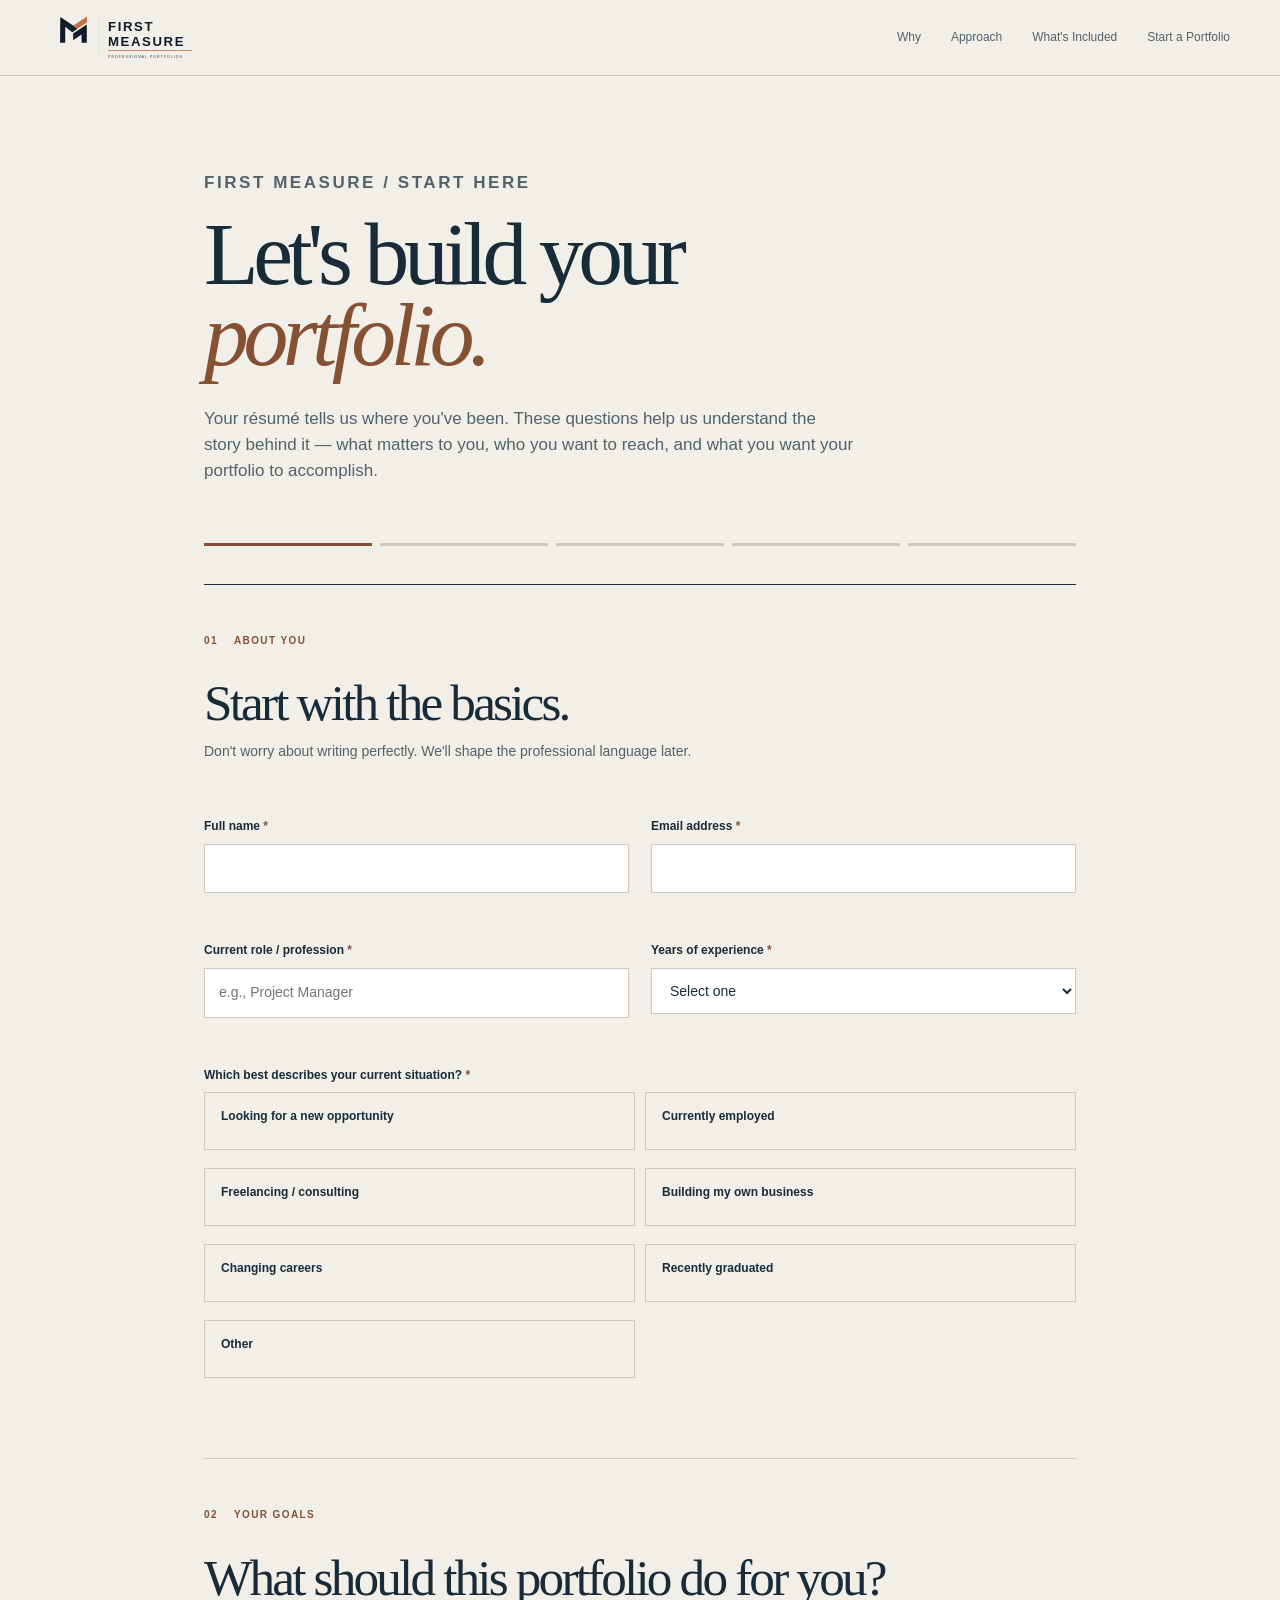
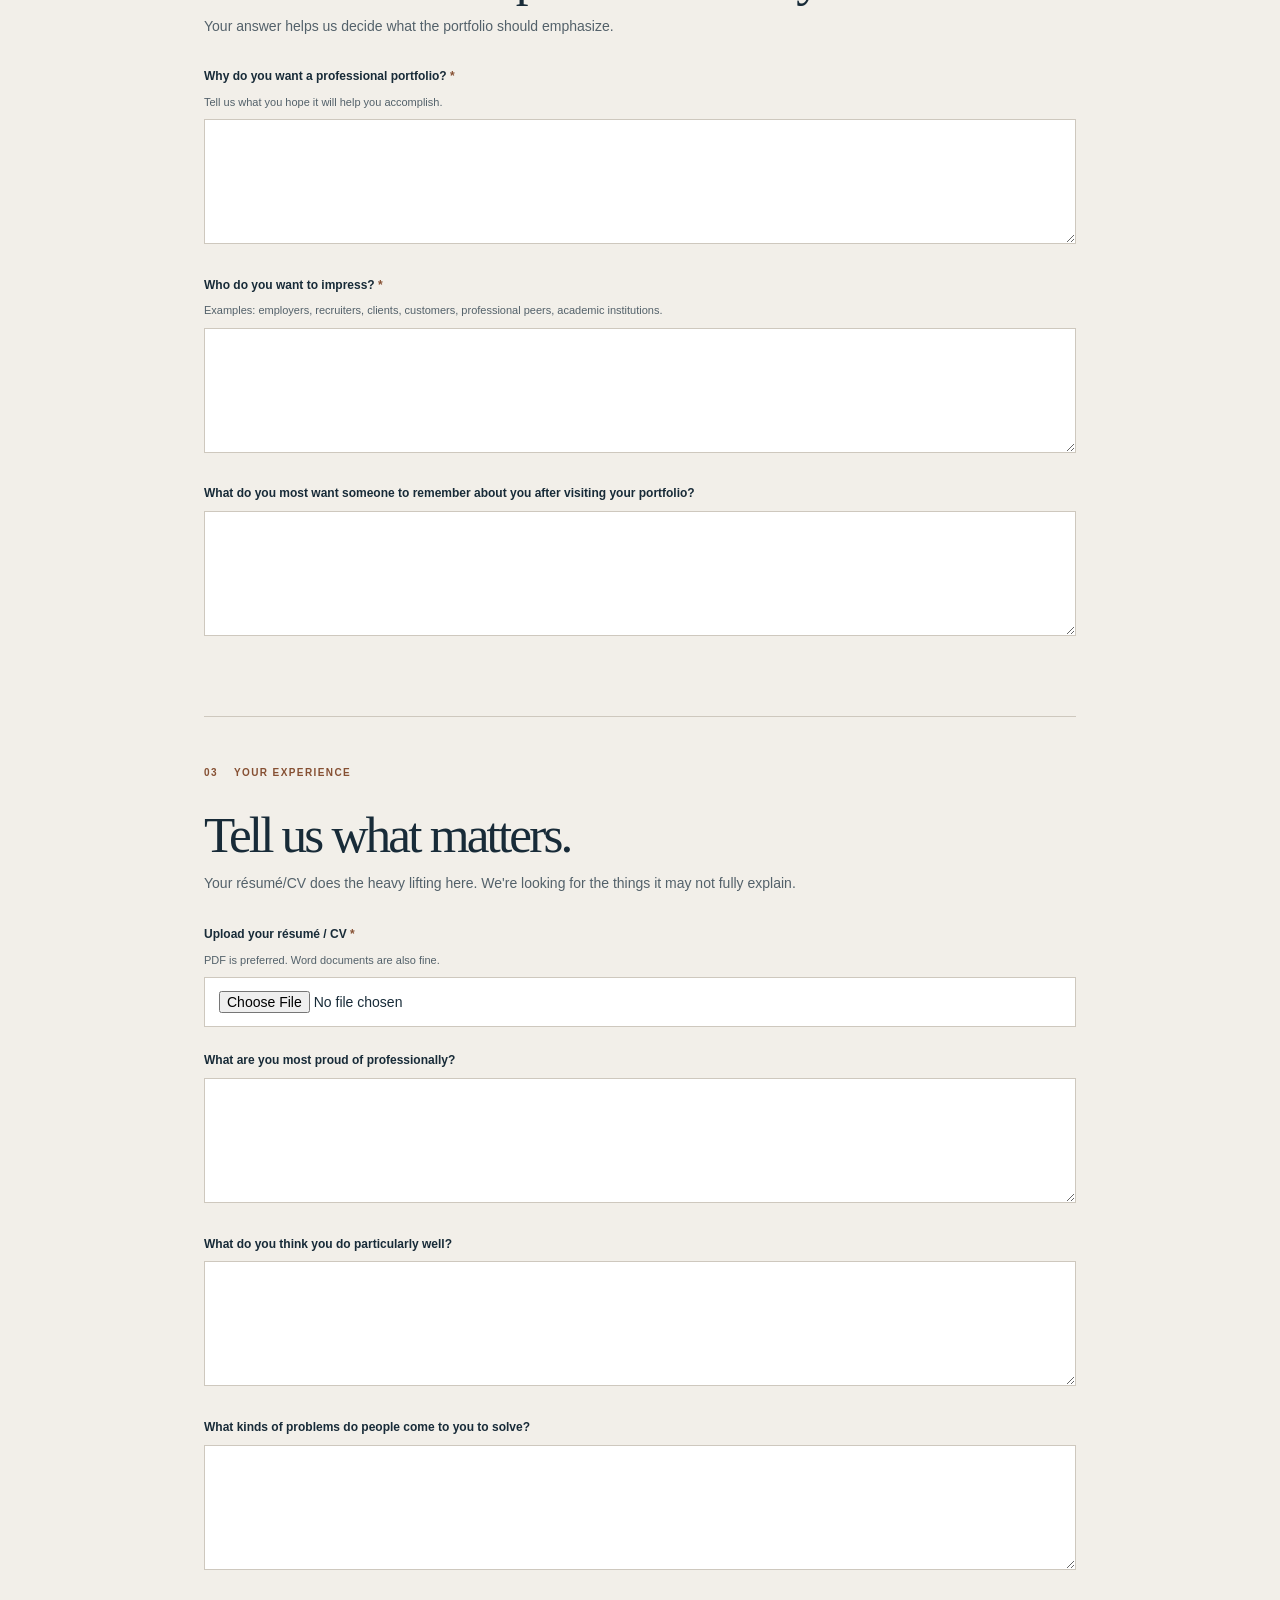
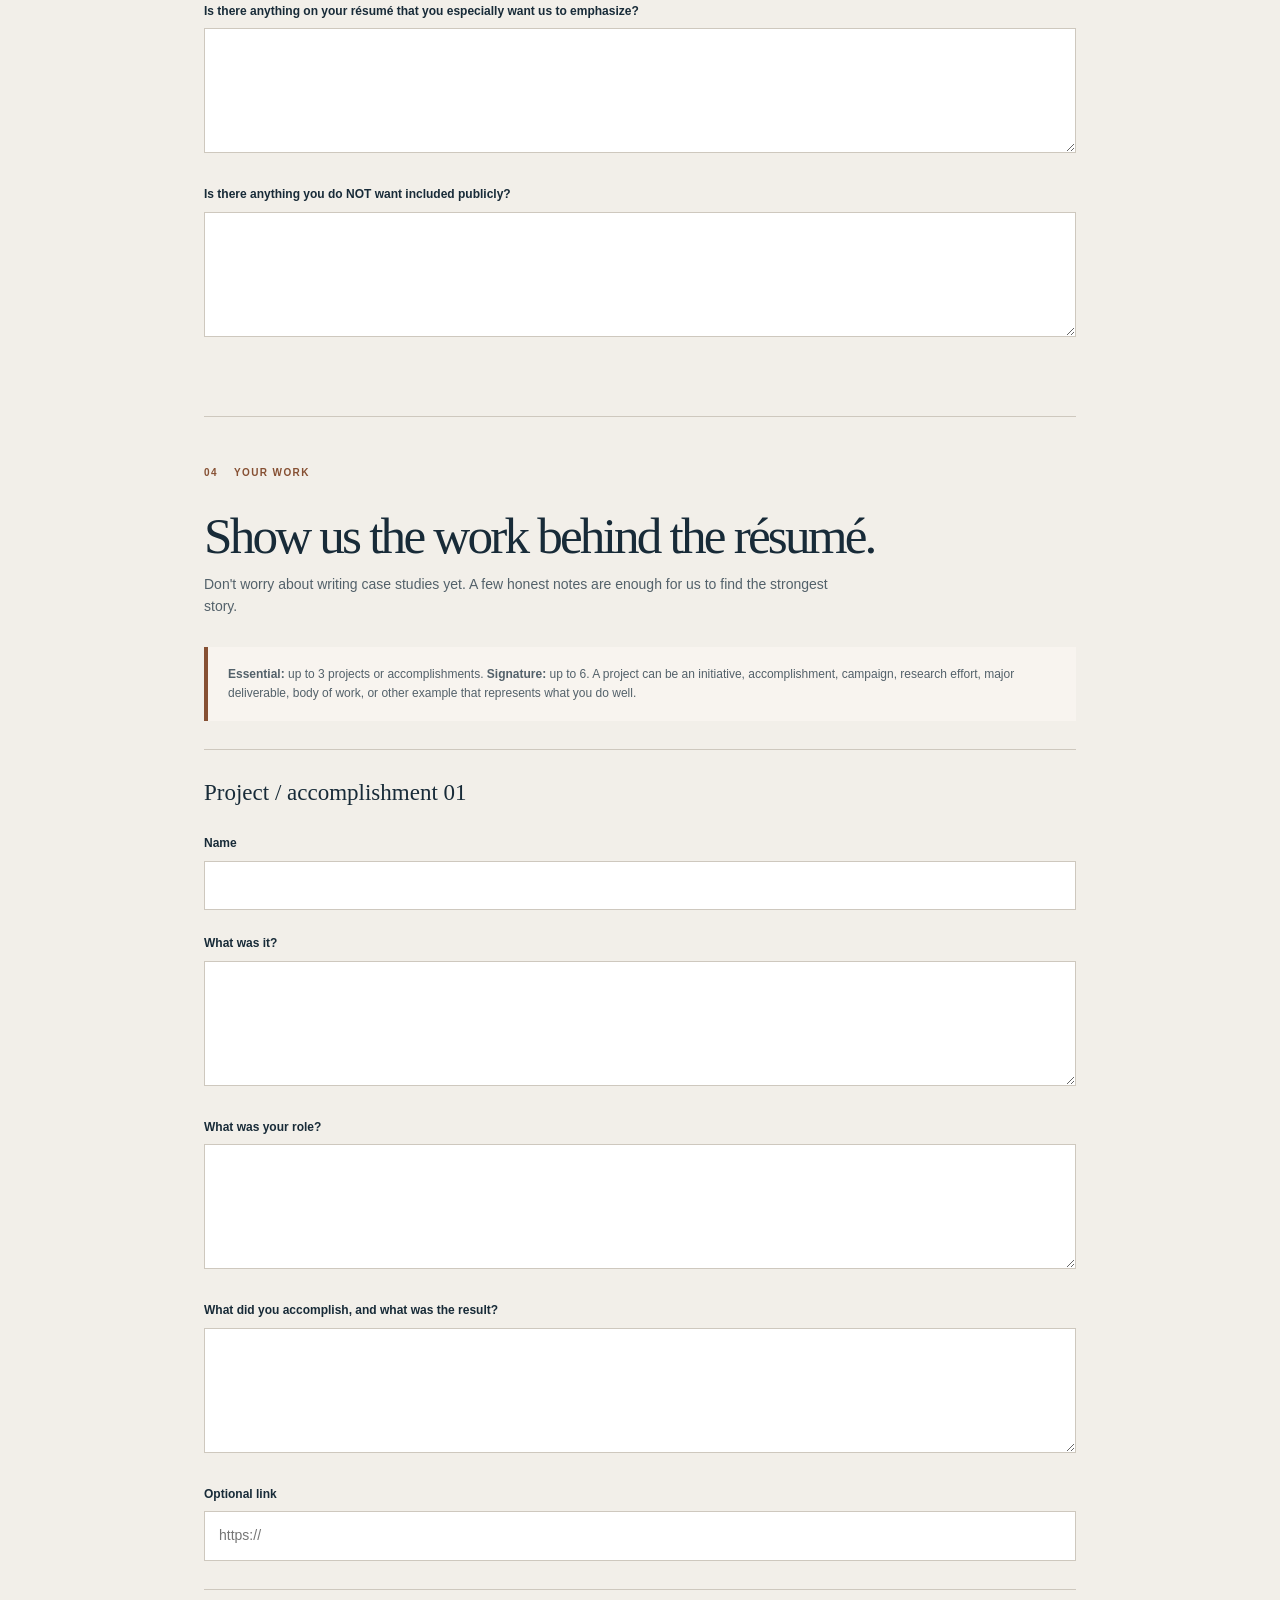
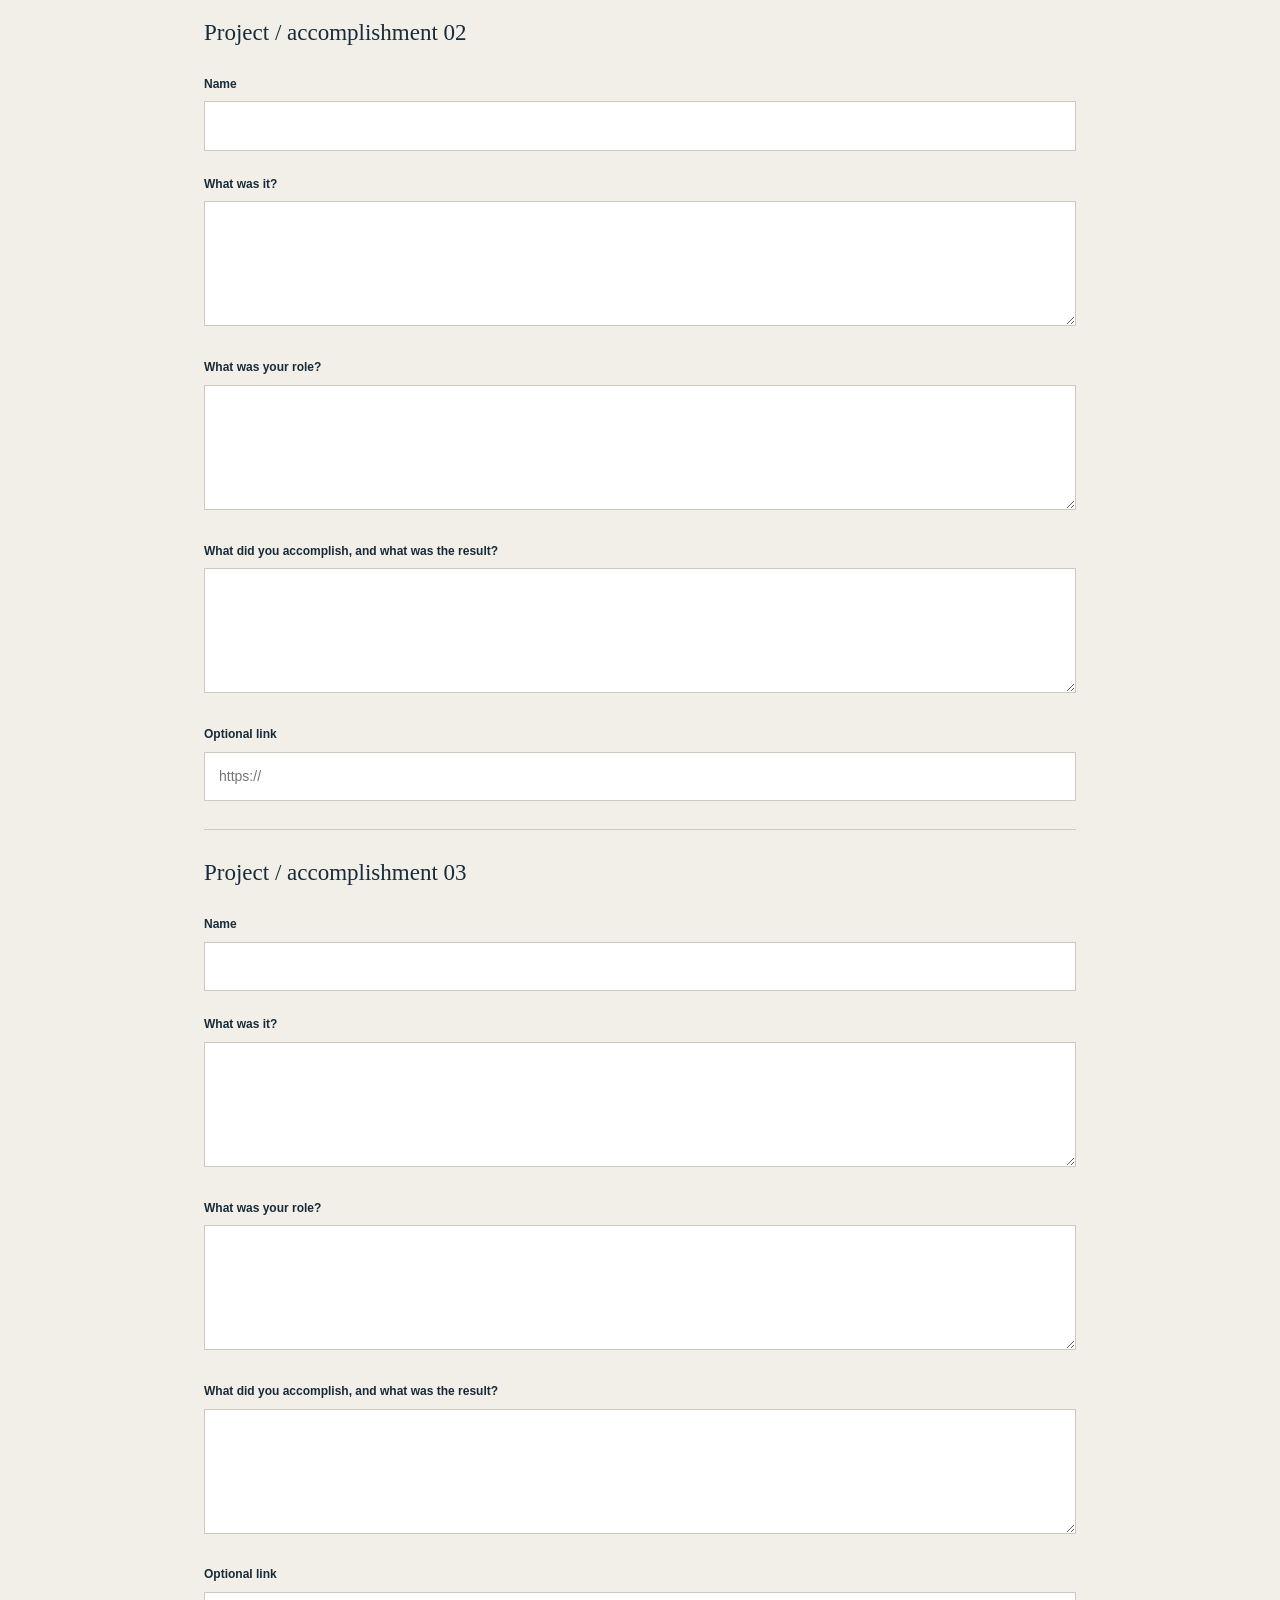
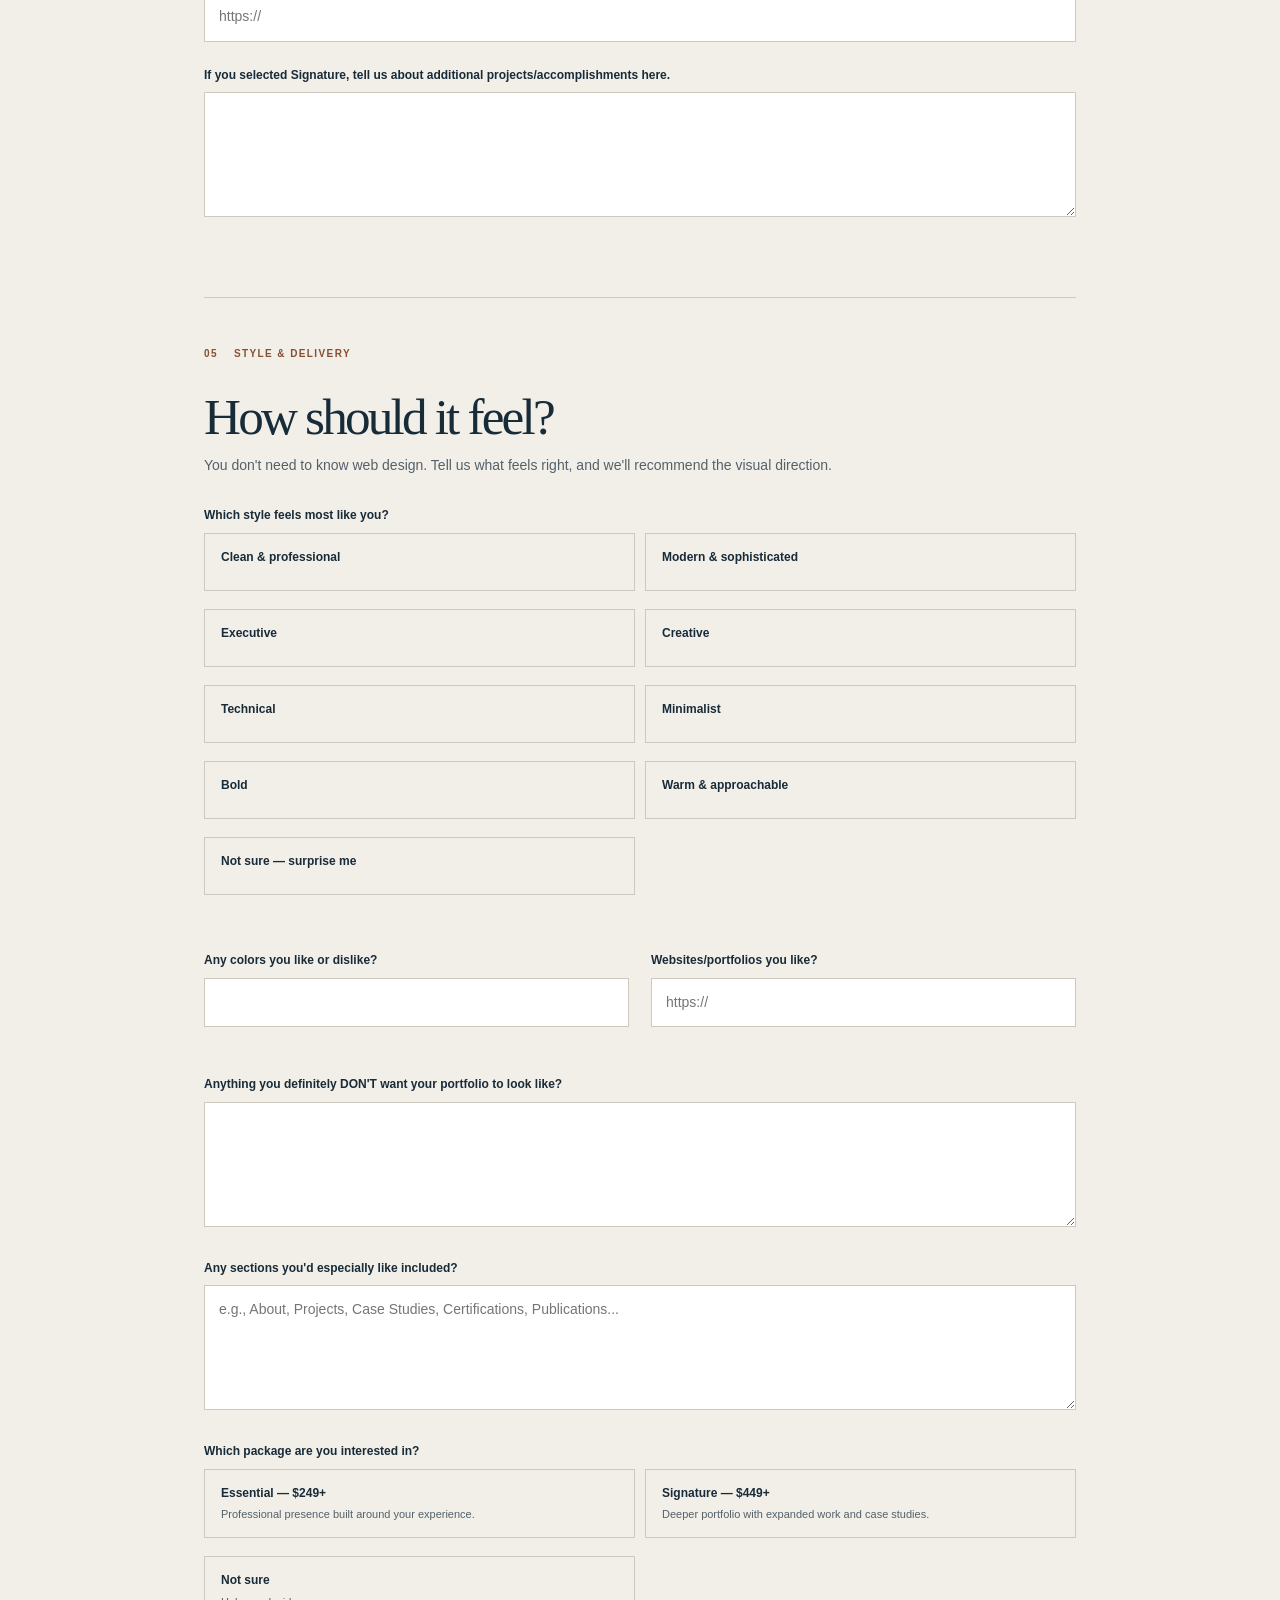
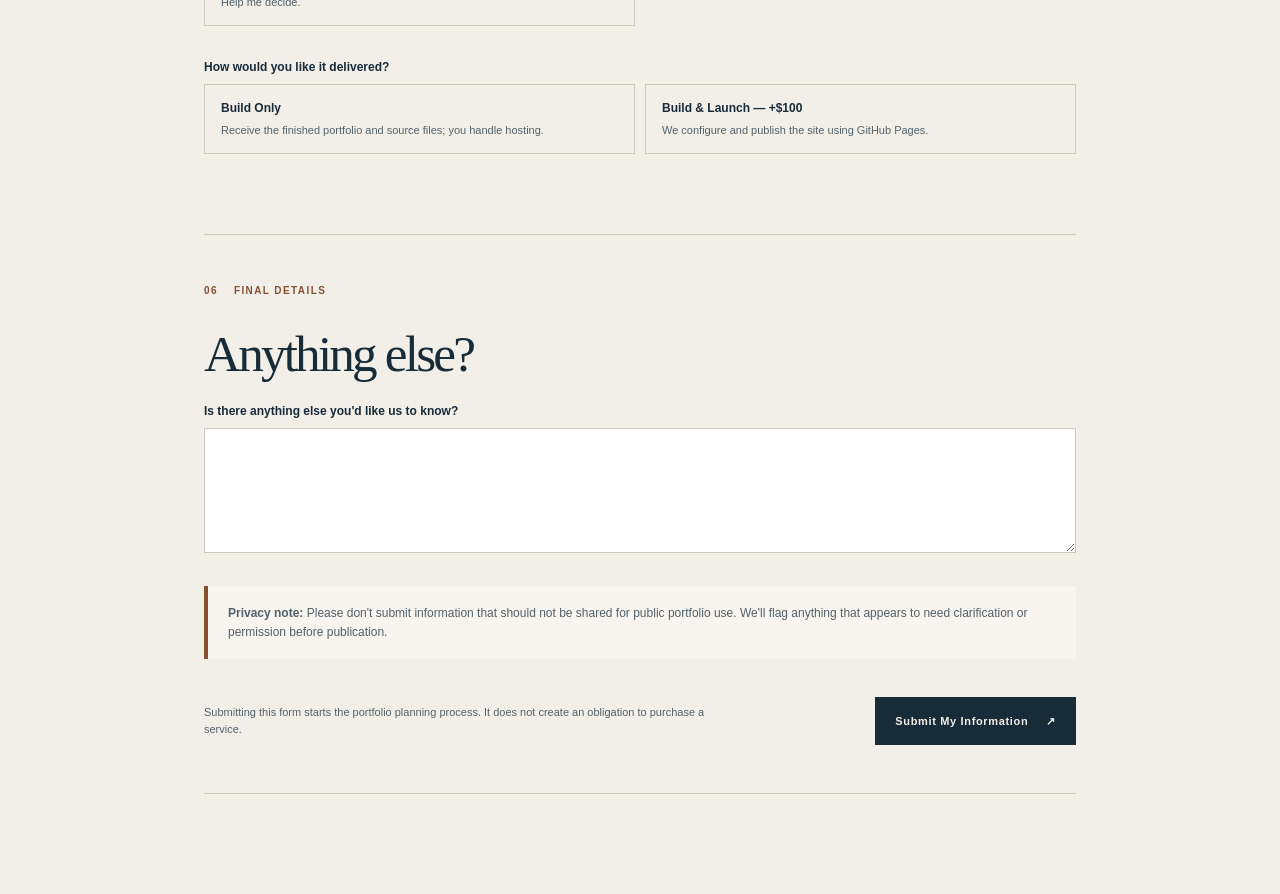
<file: intake.html>
<!DOCTYPE html>
<html lang="en">
<head>
<meta charset="UTF-8">
<meta name="viewport" content="width=device-width, initial-scale=1.0">
<meta name="description" content="First Measure client intake form.">
<title>Start Your Portfolio — First Measure</title>
<link rel="stylesheet" href="styles.css?v=8">
<style>
.intake-page{max-width:920px;margin:0 auto;padding:140px 24px 100px}.intake-header{max-width:760px;margin-bottom:58px}.intake-header .kicker{margin-bottom:18px}.intake-header h1{margin:0;font-family:Georgia,"Times New Roman",serif;font-weight:400;font-size:clamp(3rem,7vw,6.6rem);line-height:.9;letter-spacing:-.06em}.intake-header h1 em{color:var(--accent);font-style:italic}.intake-header p{max-width:650px;margin:30px 0 0;color:var(--muted);font-size:17px}.progress{display:grid;grid-template-columns:repeat(5,1fr);gap:8px;margin-bottom:38px}.progress span{height:3px;background:var(--line)}.progress span.active{background:var(--accent)}.intake-form{border-top:1px solid var(--ink)}.form-section{padding:48px 0;border-bottom:1px solid var(--line)}.form-meta{display:flex;gap:16px;color:var(--accent);font-size:10px;font-weight:700;letter-spacing:.14em;margin-bottom:30px}.form-section h2{font-size:clamp(2rem,4vw,3.5rem);margin-bottom:12px}.section-help{max-width:650px;color:var(--muted);font-size:14px;margin-bottom:30px}.field{margin:24px 0}.field label{display:block;font-size:12px;font-weight:700;margin-bottom:8px}.required{color:var(--accent)}.field-help{margin:0 0 8px;color:var(--muted);font-size:11px}.two-col{display:grid;grid-template-columns:1fr 1fr;gap:22px}input,select,textarea{width:100%;border:1px solid var(--line);border-radius:0;background:#fff;padding:13px 14px;color:var(--ink);font:inherit;font-size:14px;outline:none}textarea{min-height:125px;resize:vertical}input:focus,select:focus,textarea:focus{border-color:var(--accent);box-shadow:0 0 0 3px rgba(181,101,69,.10)}.choice-grid{display:grid;grid-template-columns:1fr 1fr;gap:10px}.choice{position:relative}.choice input{position:absolute;opacity:0;pointer-events:none}.choice label{display:block;min-height:58px;padding:14px 16px;border:1px solid var(--line);cursor:pointer;font-weight:600;background:var(--paper);transition:border-color .2s,background .2s}.choice label span{display:block;color:var(--muted);font-size:11px;font-weight:400;margin-top:4px}.choice input:checked+label{border-color:var(--accent);background:var(--accent-soft)}.choice input:focus-visible+label{outline:2px solid var(--accent);outline-offset:3px}.project-block{border-top:1px solid var(--line);padding-top:25px;margin-top:28px}.project-block h3{margin:0 0 15px;font-family:Georgia,serif;font-size:23px;font-weight:400}.notice{padding:18px 20px;border-left:4px solid var(--accent);background:#f8f4ef;margin-top:25px}.notice p{margin:0;color:var(--muted);font-size:12px}.form-footer{padding-top:38px;display:flex;justify-content:space-between;gap:22px;align-items:center}.form-footer p{margin:0;color:var(--muted);font-size:11px;max-width:520px}.submit-button{border:0;cursor:pointer}.thank-you{display:none;padding:55px;background:var(--ink);color:var(--paper);margin-top:40px}.thank-you h2{border:0;color:var(--paper);margin:0 0 15px}.thank-you p{color:#c9c5bd}.button{display:inline-flex;align-items:center;gap:18px;min-height:48px;padding:0 20px;font-size:11px;font-weight:800;letter-spacing:.06em}.button-dark{background:var(--ink);color:var(--paper)}
@media(max-width:680px){.intake-page{padding:110px 18px 70px}.two-col,.choice-grid{grid-template-columns:1fr}.form-section{padding:38px 0}.form-footer{flex-direction:column;align-items:flex-start}.button.large{width:100%}}
</style>
  <meta name="theme-color" content="#0D1B2A">
  <link rel="icon" href="assets/brand/favicon/first-measure-3f-avatar.svg" type="image/svg+xml">
  <link rel="icon" href="assets/brand/favicon/favicon.ico" sizes="any">
  <link rel="icon" href="assets/brand/favicon/first-measure-3f-avatar-32.png" type="image/png" sizes="32x32">
  <link rel="apple-touch-icon" href="assets/brand/favicon/first-measure-3f-avatar-180.png" sizes="180x180">
</head>
<body>
<header class="site-header">
<a class="wordmark" href="index.html" aria-label="First Measure home"><img src="assets/brand/wordmark/first-measure-3f-lockup-horizontal.svg" alt="First Measure — Professional Portfolios" width="1100" height="320"></a>
<button class="menu-toggle" type="button" aria-expanded="false" aria-controls="site-nav" aria-label="Open navigation menu"><span></span><span></span></button>
<nav id="site-nav" aria-label="Primary navigation"><a href="index.html#why">Why</a><a href="index.html#approach">Approach</a><a href="index.html#services">What's Included</a><a href="index.html#contact">Start a Portfolio</a></nav>
</header>
<main class="intake-page">
<div class="intake-header"><p class="kicker">FIRST MEASURE / START HERE</p><h1>Let's build your <em>portfolio.</em></h1><p>Your résumé tells us where you've been. These questions help us understand the story behind it — what matters to you, who you want to reach, and what you want your portfolio to accomplish.</p></div>
<div class="progress" aria-hidden="true"><span class="active"></span><span></span><span></span><span></span><span></span></div>
<form class="intake-form" id="intakeForm">
<section class="form-section"><div class="form-meta"><span>01</span><span>ABOUT YOU</span></div><h2>Start with the basics.</h2><p class="section-help">Don't worry about writing perfectly. We'll shape the professional language later.</p>
<div class="two-col"><div class="field"><label for="fullName">Full name <span class="required">*</span></label><input id="fullName" name="fullName" type="text" required></div><div class="field"><label for="email">Email address <span class="required">*</span></label><input id="email" name="email" type="email" required></div></div>
<div class="two-col"><div class="field"><label for="role">Current role / profession <span class="required">*</span></label><input id="role" name="role" type="text" placeholder="e.g., Project Manager" required></div><div class="field"><label for="experience">Years of experience <span class="required">*</span></label><select id="experience" name="experience" required><option value="">Select one</option><option>Less than 2 years</option><option>2–5 years</option><option>6–10 years</option><option>11–15 years</option><option>16–20 years</option><option>20+ years</option></select></div></div>
<div class="field"><label>Which best describes your current situation? <span class="required">*</span></label><div class="choice-grid"><div class="choice"><input id="s1" name="situation" type="radio" value="Looking for a new opportunity" required><label for="s1">Looking for a new opportunity</label></div><div class="choice"><input id="s2" name="situation" type="radio" value="Currently employed"><label for="s2">Currently employed</label></div><div class="choice"><input id="s3" name="situation" type="radio" value="Freelancing or consulting"><label for="s3">Freelancing / consulting</label></div><div class="choice"><input id="s4" name="situation" type="radio" value="Building my own business"><label for="s4">Building my own business</label></div><div class="choice"><input id="s5" name="situation" type="radio" value="Changing careers"><label for="s5">Changing careers</label></div><div class="choice"><input id="s6" name="situation" type="radio" value="Recently graduated"><label for="s6">Recently graduated</label></div><div class="choice"><input id="s7" name="situation" type="radio" value="Other"><label for="s7">Other</label></div></div></div></section>
<section class="form-section"><div class="form-meta"><span>02</span><span>YOUR GOALS</span></div><h2>What should this portfolio do for you?</h2><p class="section-help">Your answer helps us decide what the portfolio should emphasize.</p>
<div class="field"><label for="goals">Why do you want a professional portfolio? <span class="required">*</span></label><p class="field-help">Tell us what you hope it will help you accomplish.</p><textarea id="goals" name="goals" required></textarea></div>
<div class="field"><label for="audience">Who do you want to impress? <span class="required">*</span></label><p class="field-help">Examples: employers, recruiters, clients, customers, professional peers, academic institutions.</p><textarea id="audience" name="audience" required></textarea></div>
<div class="field"><label for="remember">What do you most want someone to remember about you after visiting your portfolio?</label><textarea id="remember" name="remember"></textarea></div></section>
<section class="form-section"><div class="form-meta"><span>03</span><span>YOUR EXPERIENCE</span></div><h2>Tell us what matters.</h2><p class="section-help">Your résumé/CV does the heavy lifting here. We're looking for the things it may not fully explain.</p>
<div class="field"><label for="resume">Upload your résumé / CV <span class="required">*</span></label><p class="field-help">PDF is preferred. Word documents are also fine.</p><input id="resume" name="resume" type="file" accept=".pdf,.doc,.docx" required></div>
<div class="field"><label for="proud">What are you most proud of professionally?</label><textarea id="proud" name="proud"></textarea></div><div class="field"><label for="strengths">What do you think you do particularly well?</label><textarea id="strengths" name="strengths"></textarea></div><div class="field"><label for="problems">What kinds of problems do people come to you to solve?</label><textarea id="problems" name="problems"></textarea></div><div class="field"><label for="emphasis">Is there anything on your résumé that you especially want us to emphasize?</label><textarea id="emphasis" name="emphasis"></textarea></div><div class="field"><label for="exclude">Is there anything you do NOT want included publicly?</label><textarea id="exclude" name="exclude"></textarea></div></section>
<section class="form-section"><div class="form-meta"><span>04</span><span>YOUR WORK</span></div><h2>Show us the work behind the résumé.</h2><p class="section-help">Don't worry about writing case studies yet. A few honest notes are enough for us to find the strongest story.</p><div class="notice"><p><strong>Essential:</strong> up to 3 projects or accomplishments. <strong>Signature:</strong> up to 6. A project can be an initiative, accomplishment, campaign, research effort, major deliverable, body of work, or other example that represents what you do well.</p></div>
<div class="project-block"><h3>Project / accomplishment 01</h3><div class="field"><label for="p1name">Name</label><input id="p1name" name="p1name" type="text"></div><div class="field"><label for="p1context">What was it?</label><textarea id="p1context" name="p1context"></textarea></div><div class="field"><label for="p1role">What was your role?</label><textarea id="p1role" name="p1role"></textarea></div><div class="field"><label for="p1result">What did you accomplish, and what was the result?</label><textarea id="p1result" name="p1result"></textarea></div><div class="field"><label for="p1link">Optional link</label><input id="p1link" name="p1link" type="url" placeholder="https://"></div></div>
<div class="project-block"><h3>Project / accomplishment 02</h3><div class="field"><label for="p2name">Name</label><input id="p2name" name="p2name" type="text"></div><div class="field"><label for="p2context">What was it?</label><textarea id="p2context" name="p2context"></textarea></div><div class="field"><label for="p2role">What was your role?</label><textarea id="p2role" name="p2role"></textarea></div><div class="field"><label for="p2result">What did you accomplish, and what was the result?</label><textarea id="p2result" name="p2result"></textarea></div><div class="field"><label for="p2link">Optional link</label><input id="p2link" name="p2link" type="url" placeholder="https://"></div></div>
<div class="project-block"><h3>Project / accomplishment 03</h3><div class="field"><label for="p3name">Name</label><input id="p3name" name="p3name" type="text"></div><div class="field"><label for="p3context">What was it?</label><textarea id="p3context" name="p3context"></textarea></div><div class="field"><label for="p3role">What was your role?</label><textarea id="p3role" name="p3role"></textarea></div><div class="field"><label for="p3result">What did you accomplish, and what was the result?</label><textarea id="p3result" name="p3result"></textarea></div><div class="field"><label for="p3link">Optional link</label><input id="p3link" name="p3link" type="url" placeholder="https://"></div></div>
<div class="field"><label for="moreProjects">If you selected Signature, tell us about additional projects/accomplishments here.</label><textarea id="moreProjects" name="moreProjects"></textarea></div></section>
<section class="form-section"><div class="form-meta"><span>05</span><span>STYLE &amp; DELIVERY</span></div><h2>How should it feel?</h2><p class="section-help">You don't need to know web design. Tell us what feels right, and we'll recommend the visual direction.</p>
<div class="field"><label>Which style feels most like you?</label><div class="choice-grid"><div class="choice"><input id="v1" name="style" type="radio" value="Clean and professional"><label for="v1">Clean &amp; professional</label></div><div class="choice"><input id="v2" name="style" type="radio" value="Modern and sophisticated"><label for="v2">Modern &amp; sophisticated</label></div><div class="choice"><input id="v3" name="style" type="radio" value="Executive"><label for="v3">Executive</label></div><div class="choice"><input id="v4" name="style" type="radio" value="Creative"><label for="v4">Creative</label></div><div class="choice"><input id="v5" name="style" type="radio" value="Technical"><label for="v5">Technical</label></div><div class="choice"><input id="v6" name="style" type="radio" value="Minimalist"><label for="v6">Minimalist</label></div><div class="choice"><input id="v7" name="style" type="radio" value="Bold"><label for="v7">Bold</label></div><div class="choice"><input id="v8" name="style" type="radio" value="Warm and approachable"><label for="v8">Warm &amp; approachable</label></div><div class="choice"><input id="v9" name="style" type="radio" value="Not sure"><label for="v9">Not sure — surprise me</label></div></div></div>
<div class="two-col"><div class="field"><label for="colors">Any colors you like or dislike?</label><input id="colors" name="colors" type="text"></div><div class="field"><label for="websites">Websites/portfolios you like?</label><input id="websites" name="websites" type="url" placeholder="https://"></div></div>
<div class="field"><label for="avoid">Anything you definitely DON'T want your portfolio to look like?</label><textarea id="avoid" name="avoid"></textarea></div><div class="field"><label for="sections">Any sections you'd especially like included?</label><textarea id="sections" name="sections" placeholder="e.g., About, Projects, Case Studies, Certifications, Publications..."></textarea></div>
<div class="field"><label>Which package are you interested in?</label><div class="choice-grid"><div class="choice"><input id="pkg1" name="package" type="radio" value="Essential — $249+"><label for="pkg1">Essential — $249+<span>Professional presence built around your experience.</span></label></div><div class="choice"><input id="pkg2" name="package" type="radio" value="Signature — $449+"><label for="pkg2">Signature — $449+<span>Deeper portfolio with expanded work and case studies.</span></label></div><div class="choice"><input id="pkg3" name="package" type="radio" value="Not sure"><label for="pkg3">Not sure<span>Help me decide.</span></label></div></div></div>
<div class="field"><label>How would you like it delivered?</label><div class="choice-grid"><div class="choice"><input id="del1" name="delivery" type="radio" value="Build Only"><label for="del1">Build Only<span>Receive the finished portfolio and source files; you handle hosting.</span></label></div><div class="choice"><input id="del2" name="delivery" type="radio" value="Build & Launch — +$100"><label for="del2">Build &amp; Launch — +$100<span>We configure and publish the site using GitHub Pages.</span></label></div></div></div></section>
<section class="form-section"><div class="form-meta"><span>06</span><span>FINAL DETAILS</span></div><h2>Anything else?</h2><div class="field"><label for="finalNotes">Is there anything else you'd like us to know?</label><textarea id="finalNotes" name="finalNotes"></textarea></div><div class="notice"><p><strong>Privacy note:</strong> Please don't submit information that should not be shared for public portfolio use. We'll flag anything that appears to need clarification or permission before publication.</p></div><div class="form-footer"><p>Submitting this form starts the portfolio planning process. It does not create an obligation to purchase a service.</p><button class="button button-dark large submit-button" type="submit">Submit My Information <span>↗</span></button></div></section>
</form>
<div class="thank-you" id="thankYou"><h2>You're on your way.</h2><p>This is the prepared intake experience. The next step is connecting the form to a real submission method so your résumé and answers reach First Measure securely.</p><a class="button" href="index.html">Return to First Measure <span>↗</span></a></div>
</main>
<script>
const form=document.getElementById('intakeForm');
const thankYou=document.getElementById('thankYou');
const menuToggle=document.querySelector('.menu-toggle');
const nav=document.getElementById('site-nav');
if(menuToggle&&nav){const closeMenu=()=>{nav.classList.remove('open');menuToggle.setAttribute('aria-expanded','false');menuToggle.setAttribute('aria-label','Open navigation menu');};menuToggle.addEventListener('click',()=>{const open=nav.classList.toggle('open');menuToggle.setAttribute('aria-expanded',String(open));menuToggle.setAttribute('aria-label',open?'Close navigation menu':'Open navigation menu');if(open){nav.querySelector('a')?.focus();}});nav.querySelectorAll('a').forEach(link=>link.addEventListener('click',closeMenu));document.addEventListener('click',event=>{if(nav.classList.contains('open')&&!nav.contains(event.target)&&!menuToggle.contains(event.target)){closeMenu();}});document.addEventListener('keydown',event=>{if(event.key==='Escape'&&nav.classList.contains('open')){closeMenu();menuToggle.focus();}});window.addEventListener('resize',()=>{if(window.innerWidth>820){closeMenu();}});}
form.addEventListener('submit',e=>{e.preventDefault();const resume=document.getElementById('resume');if(!resume.files.length){resume.focus();return;}form.style.display='none';document.querySelector('.progress').style.display='none';thankYou.style.display='block';window.scrollTo({top:0,behavior:'smooth'});});
</script>
</body>
</html>
</file>
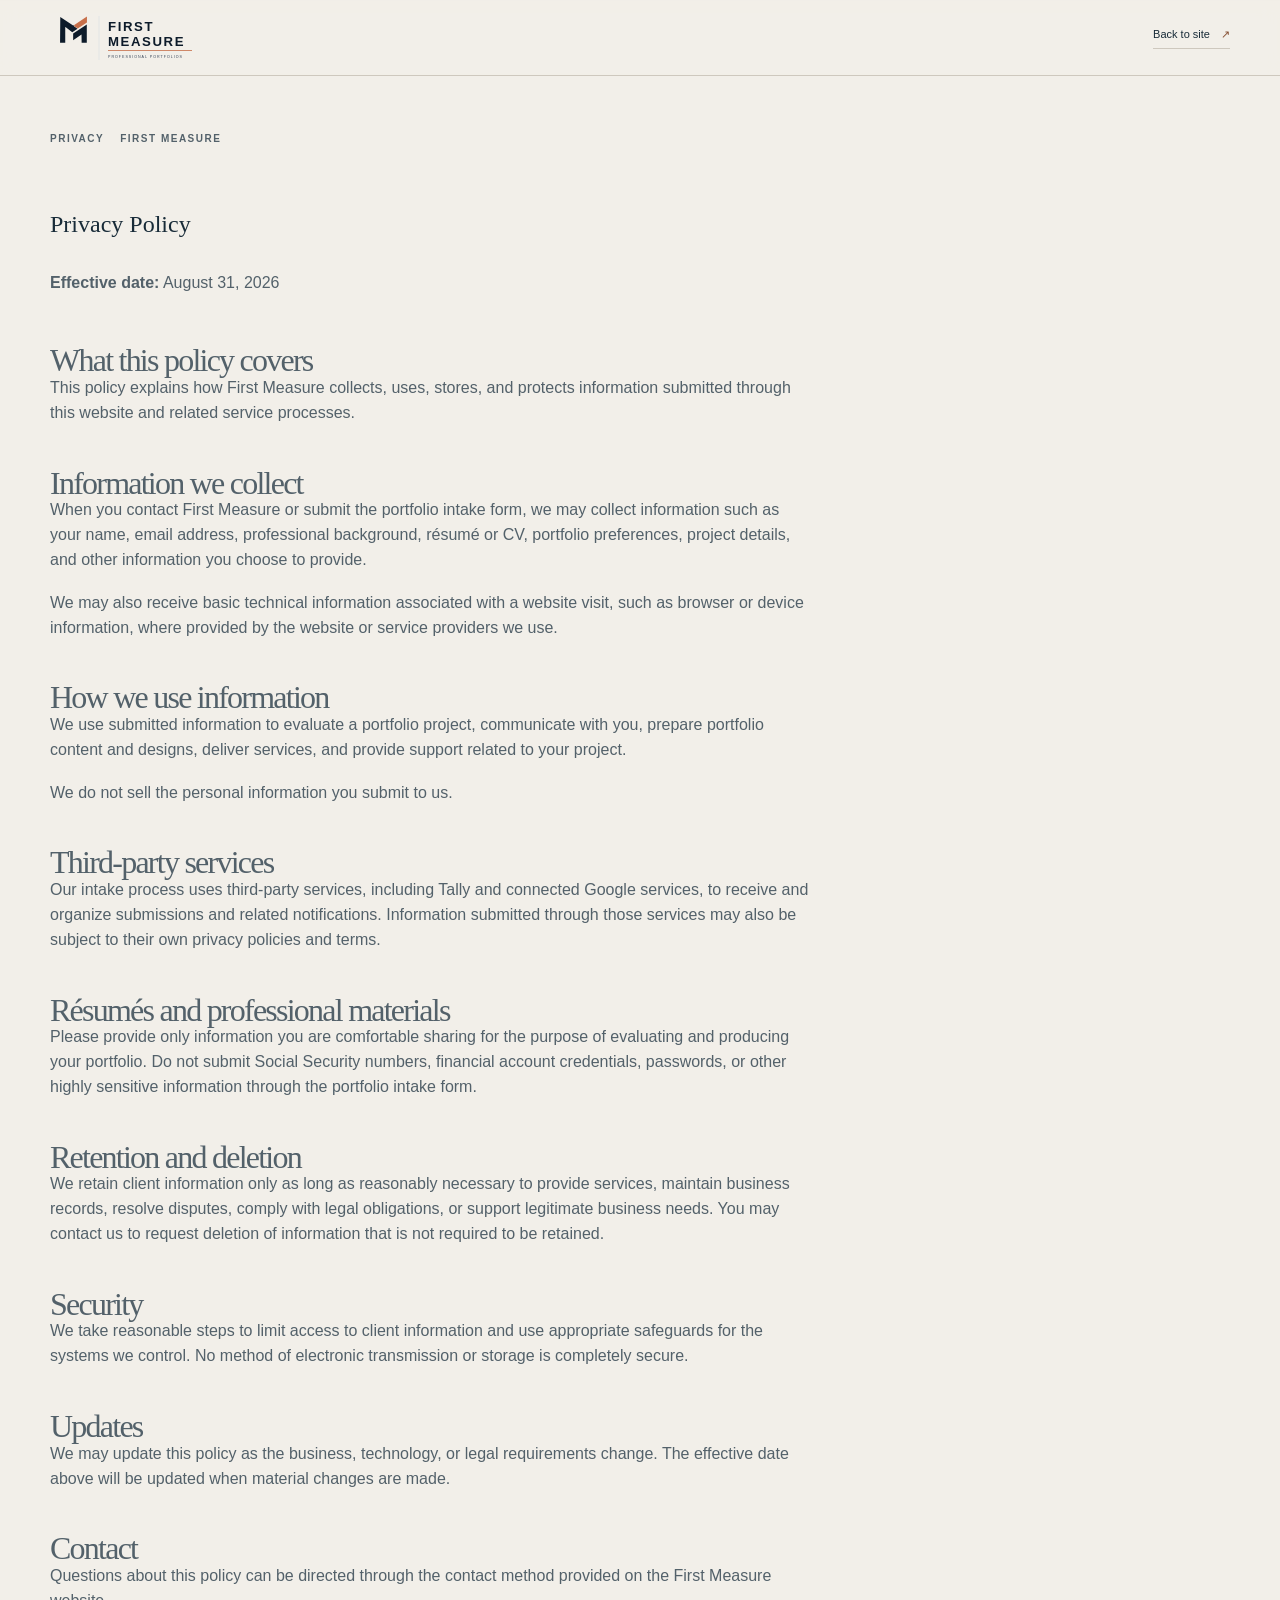
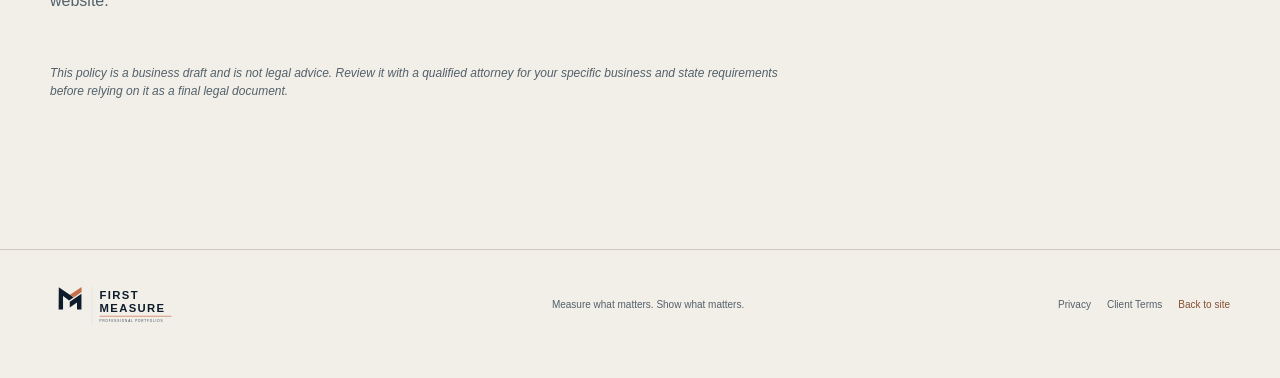
<file: privacy.html>
<!DOCTYPE html>
<html lang="en">
<head>
  <meta charset="UTF-8">
  <meta name="viewport" content="width=device-width, initial-scale=1.0">
  <meta name="description" content="First Measure privacy policy.">
  <title>First Measure — Privacy Policy</title>
  <link rel="stylesheet" href="styles.css?v=8">
  <meta name="theme-color" content="#0D1B2A">
  <link rel="icon" href="assets/brand/favicon/first-measure-3f-avatar.svg" type="image/svg+xml">
  <link rel="icon" href="assets/brand/favicon/favicon.ico" sizes="any">
  <link rel="icon" href="assets/brand/favicon/first-measure-3f-avatar-32.png" type="image/png" sizes="32x32">
  <link rel="apple-touch-icon" href="assets/brand/favicon/first-measure-3f-avatar-180.png" sizes="180x180">
</head>
<body class="legal-page">
<header class="site-header">
  <a class="wordmark" href="index.html" aria-label="First Measure home"><img src="assets/brand/wordmark/first-measure-3f-lockup-horizontal.svg" alt="First Measure — Professional Portfolios" width="1100" height="320"></a>
  <a class="text-link" href="index.html">Back to site <span>↗</span></a>
</header>
<main>
  <section class="section">
    <div class="section-meta"><span>PRIVACY</span><span>FIRST MEASURE</span></div>
    <h1 style="font-family:Georgia,'Times New Roman',serif; font-weight:400; line-height:1">Privacy Policy</h1>
    <div class="body-copy" style="max-width:760px;margin-top:35px;">
      <p><strong>Effective date:</strong> August 31, 2026</p>

      <h2 style="font-size:2rem;margin-top:50px;">What this policy covers</h2>
      <p>This policy explains how First Measure collects, uses, stores, and protects information submitted through this website and related service processes.</p>

      <h2 style="font-size:2rem;margin-top:42px;">Information we collect</h2>
      <p>When you contact First Measure or submit the portfolio intake form, we may collect information such as your name, email address, professional background, résumé or CV, portfolio preferences, project details, and other information you choose to provide.</p>
      <p>We may also receive basic technical information associated with a website visit, such as browser or device information, where provided by the website or service providers we use.</p>

      <h2 style="font-size:2rem;margin-top:42px;">How we use information</h2>
      <p>We use submitted information to evaluate a portfolio project, communicate with you, prepare portfolio content and designs, deliver services, and provide support related to your project.</p>
      <p>We do not sell the personal information you submit to us.</p>

      <h2 style="font-size:2rem;margin-top:42px;">Third-party services</h2>
      <p>Our intake process uses third-party services, including Tally and connected Google services, to receive and organize submissions and related notifications. Information submitted through those services may also be subject to their own privacy policies and terms.</p>

      <h2 style="font-size:2rem;margin-top:42px;">Résumés and professional materials</h2>
      <p>Please provide only information you are comfortable sharing for the purpose of evaluating and producing your portfolio. Do not submit Social Security numbers, financial account credentials, passwords, or other highly sensitive information through the portfolio intake form.</p>

      <h2 style="font-size:2rem;margin-top:42px;">Retention and deletion</h2>
      <p>We retain client information only as long as reasonably necessary to provide services, maintain business records, resolve disputes, comply with legal obligations, or support legitimate business needs. You may contact us to request deletion of information that is not required to be retained.</p>

      <h2 style="font-size:2rem;margin-top:42px;">Security</h2>
      <p>We take reasonable steps to limit access to client information and use appropriate safeguards for the systems we control. No method of electronic transmission or storage is completely secure.</p>

      <h2 style="font-size:2rem;margin-top:42px;">Updates</h2>
      <p>We may update this policy as the business, technology, or legal requirements change. The effective date above will be updated when material changes are made.</p>

      <h2 style="font-size:2rem;margin-top:42px;">Contact</h2>
      <p>Questions about this policy can be directed through the contact method provided on the First Measure website.</p>

      <p style="margin-top:50px;font-size:12px;color:var(--muted);"><em>This policy is a business draft and is not legal advice. Review it with a qualified attorney for your specific business and state requirements before relying on it as a final legal document.</em></p>
    </div>
  </section>
</main>
<footer>
  <a class="wordmark" href="index.html" aria-label="First Measure home"><img src="assets/brand/wordmark/first-measure-3f-lockup-horizontal.svg" alt="First Measure — Professional Portfolios" width="1100" height="320"></a>
  <p>Measure what matters. Show what matters.</p>
  <nav class="footer-links" aria-label="Legal">
    <a href="privacy.html">Privacy</a>
    <a href="terms.html">Client Terms</a>
    <a href="index.html">Back to site</a>
  </nav>
</footer>
</body>
</html>
</file>
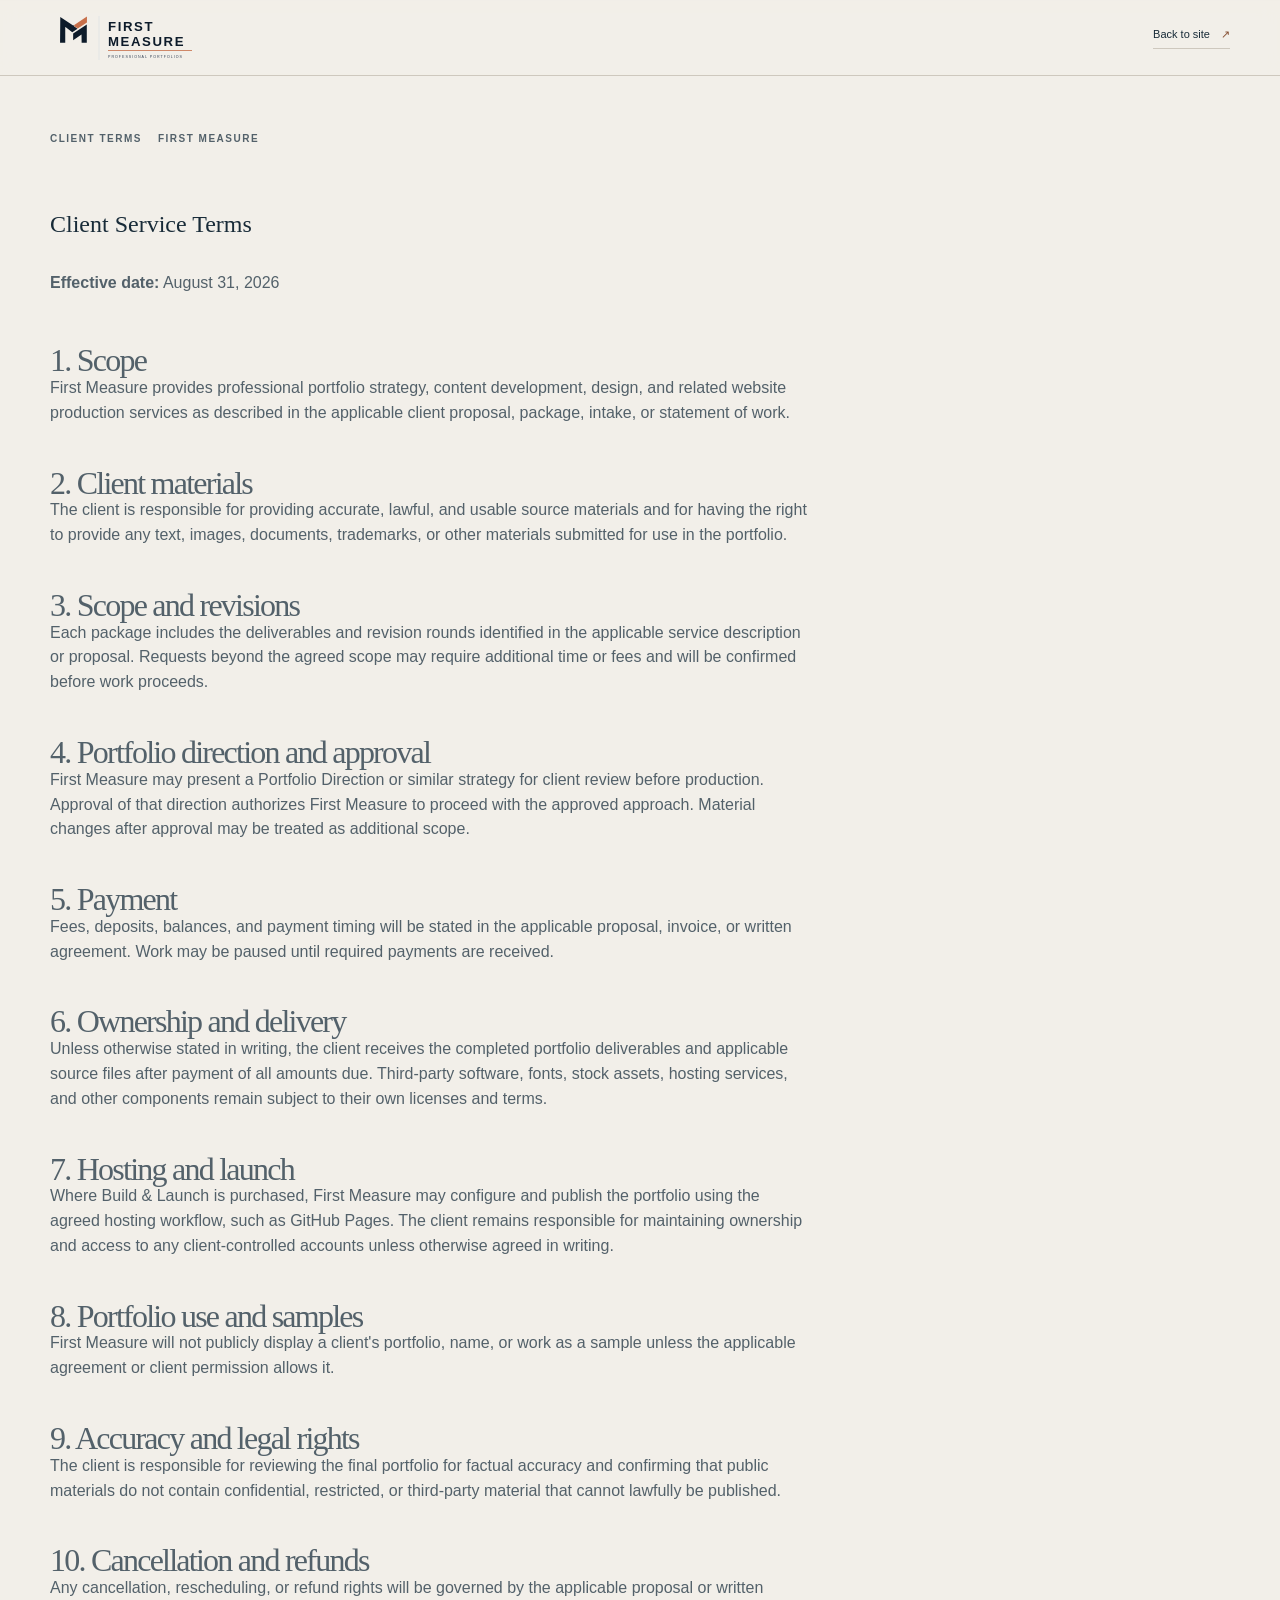
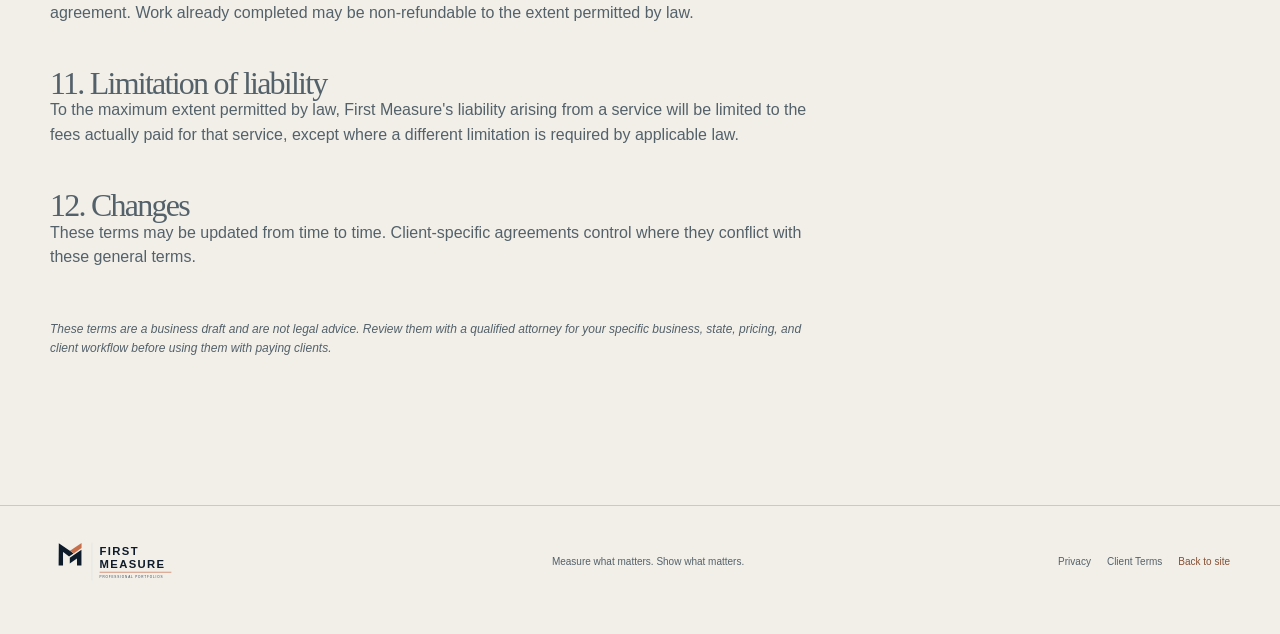
<file: terms.html>
<!DOCTYPE html>
<html lang="en">
<head>
  <meta charset="UTF-8">
  <meta name="viewport" content="width=device-width, initial-scale=1.0">
  <meta name="description" content="First Measure client service terms.">
  <title>First Measure — Client Terms</title>
  <link rel="stylesheet" href="styles.css?v=8">
  <meta name="theme-color" content="#0D1B2A">
  <link rel="icon" href="assets/brand/favicon/first-measure-3f-avatar.svg" type="image/svg+xml">
  <link rel="icon" href="assets/brand/favicon/favicon.ico" sizes="any">
  <link rel="icon" href="assets/brand/favicon/first-measure-3f-avatar-32.png" type="image/png" sizes="32x32">
  <link rel="apple-touch-icon" href="assets/brand/favicon/first-measure-3f-avatar-180.png" sizes="180x180">
</head>
<body class="legal-page">
<header class="site-header">
  <a class="wordmark" href="index.html" aria-label="First Measure home"><img src="assets/brand/wordmark/first-measure-3f-lockup-horizontal.svg" alt="First Measure — Professional Portfolios" width="1100" height="320"></a>
  <a class="text-link" href="index.html">Back to site <span>↗</span></a>
</header>
<main>
  <section class="section">
    <div class="section-meta"><span>CLIENT TERMS</span><span>FIRST MEASURE</span></div>
    <h1 style="font-family:Georgia,'Times New Roman',serif; font-weight:400; line-height:1">Client Service Terms</h1>
    <div class="body-copy" style="max-width:760px;margin-top:35px;">
      <p><strong>Effective date:</strong> August 31, 2026</p>

      <h2 style="font-size:2rem;margin-top:50px;">1. Scope</h2>
      <p>First Measure provides professional portfolio strategy, content development, design, and related website production services as described in the applicable client proposal, package, intake, or statement of work.</p>

      <h2 style="font-size:2rem;margin-top:42px;">2. Client materials</h2>
      <p>The client is responsible for providing accurate, lawful, and usable source materials and for having the right to provide any text, images, documents, trademarks, or other materials submitted for use in the portfolio.</p>

      <h2 style="font-size:2rem;margin-top:42px;">3. Scope and revisions</h2>
      <p>Each package includes the deliverables and revision rounds identified in the applicable service description or proposal. Requests beyond the agreed scope may require additional time or fees and will be confirmed before work proceeds.</p>

      <h2 style="font-size:2rem;margin-top:42px;">4. Portfolio direction and approval</h2>
      <p>First Measure may present a Portfolio Direction or similar strategy for client review before production. Approval of that direction authorizes First Measure to proceed with the approved approach. Material changes after approval may be treated as additional scope.</p>

      <h2 style="font-size:2rem;margin-top:42px;">5. Payment</h2>
      <p>Fees, deposits, balances, and payment timing will be stated in the applicable proposal, invoice, or written agreement. Work may be paused until required payments are received.</p>

      <h2 style="font-size:2rem;margin-top:42px;">6. Ownership and delivery</h2>
      <p>Unless otherwise stated in writing, the client receives the completed portfolio deliverables and applicable source files after payment of all amounts due. Third-party software, fonts, stock assets, hosting services, and other components remain subject to their own licenses and terms.</p>

      <h2 style="font-size:2rem;margin-top:42px;">7. Hosting and launch</h2>
      <p>Where Build &amp; Launch is purchased, First Measure may configure and publish the portfolio using the agreed hosting workflow, such as GitHub Pages. The client remains responsible for maintaining ownership and access to any client-controlled accounts unless otherwise agreed in writing.</p>

      <h2 style="font-size:2rem;margin-top:42px;">8. Portfolio use and samples</h2>
      <p>First Measure will not publicly display a client's portfolio, name, or work as a sample unless the applicable agreement or client permission allows it.</p>

      <h2 style="font-size:2rem;margin-top:42px;">9. Accuracy and legal rights</h2>
      <p>The client is responsible for reviewing the final portfolio for factual accuracy and confirming that public materials do not contain confidential, restricted, or third-party material that cannot lawfully be published.</p>

      <h2 style="font-size:2rem;margin-top:42px;">10. Cancellation and refunds</h2>
      <p>Any cancellation, rescheduling, or refund rights will be governed by the applicable proposal or written agreement. Work already completed may be non-refundable to the extent permitted by law.</p>

      <h2 style="font-size:2rem;margin-top:42px;">11. Limitation of liability</h2>
      <p>To the maximum extent permitted by law, First Measure's liability arising from a service will be limited to the fees actually paid for that service, except where a different limitation is required by applicable law.</p>

      <h2 style="font-size:2rem;margin-top:42px;">12. Changes</h2>
      <p>These terms may be updated from time to time. Client-specific agreements control where they conflict with these general terms.</p>

      <p style="margin-top:50px;font-size:12px;color:var(--muted);"><em>These terms are a business draft and are not legal advice. Review them with a qualified attorney for your specific business, state, pricing, and client workflow before using them with paying clients.</em></p>
    </div>
  </section>
</main>
<footer>
  <a class="wordmark" href="index.html" aria-label="First Measure home"><img src="assets/brand/wordmark/first-measure-3f-lockup-horizontal.svg" alt="First Measure — Professional Portfolios" width="1100" height="320"></a>
  <p>Measure what matters. Show what matters.</p>
  <nav class="footer-links" aria-label="Legal">
    <a href="privacy.html">Privacy</a>
    <a href="terms.html">Client Terms</a>
    <a href="index.html">Back to site</a>
  </nav>
</footer>
</body>
</html>
</file>
<file: styles.css>
:root {
  --paper: #F2EFE9;
  --paper-dark: #E5E0D7;
  --ink: #182B38;
  --muted: #53616A;
  --line: #CEC8BE;
  --accent: #865033;
  --accent-soft: #E7D8CE;
  --navy: #182E3D;
  --max: 1180px;
}
* { box-sizing: border-box; }
html { scroll-behavior: smooth; }
body {
  margin: 0; background: var(--paper); color: var(--ink);
  font-family: Arial, Helvetica, sans-serif; line-height: 1.55;
}
body::selection { background: var(--accent); color: white; }
a { color: inherit; text-decoration: none; }
.site-header {
  height: 76px; padding: 0 max(24px, calc((100vw - var(--max)) / 2));
  display: flex; align-items: center; justify-content: space-between;
  border-bottom: 1px solid var(--line); background: rgba(247,245,240,.94);
  position: fixed; top: 0; left: 0; right: 0; z-index: 50; backdrop-filter: blur(10px);
}
.wordmark { display: inline-flex; flex: 0 0 auto; align-items: center; }
.wordmark img { display: block; width: 188px; height: auto; }
.site-header .wordmark img { width: 220px; }
.site-header nav { display: flex; gap: 30px; align-items: center; font-size: 12px; }
.site-header nav a { color: var(--muted); }
.site-header nav a:hover { color: var(--ink); }
.site-header nav .nav-link { border-bottom: 1px solid var(--ink); padding-bottom: 3px; color: var(--ink); }
.menu-toggle { display: none; border: 0; background: none; padding: 8px; }
.menu-toggle span { display: block; width: 22px; height: 1px; background: var(--ink); margin: 5px; }
.hero, .section { max-width: var(--max); margin: 0 auto; padding-left: 24px; padding-right: 24px; }
.hero { max-width: none; margin: 0; min-height: 100vh; padding-top: 150px; padding-bottom: 90px; padding-left: max(24px, calc((100vw - var(--max)) / 2)); padding-right: max(24px, calc((100vw - var(--max)) / 2)); display: grid; background: var(--navy); color: var(--paper); grid-template-columns: minmax(0, 1fr) 210px; gap: 35px; align-items: center; }
.hero-main { display: grid; grid-template-columns: 70px minmax(0, 1fr); gap: 35px; align-items: start; align-self: center; min-width: 0; }
.hero-number { color: var(--accent); font-size: 11px; letter-spacing: .12em; }
.kicker, .section-meta, .contact-meta {
  font-size: 10px; font-weight: 700; letter-spacing: .15em; color: var(--muted);
}
.kicker { color: var(--accent); margin: 0 0 25px; }
.hero h1 {
  max-width: 850px; margin: 0; font-family: Georgia, "Times New Roman", serif;
  font-size: clamp(3.5rem, 8vw, 7.8rem); font-weight: 400; line-height: .88; letter-spacing: -.065em;
}
.hero h1 em, h2 em { color: var(--accent); font-style: italic; }
.hero-intro { max-width: 600px; margin: 38px 0 0; color: var(--muted); font-size: 17px; line-height: 1.65; }
.hero-actions { display: flex; gap: 25px; align-items: center; margin-top: 34px; }
.button { display: inline-flex; align-items: center; gap: 18px; min-height: 48px; padding: 0 20px; font-size: 11px; font-weight: 800; letter-spacing: .06em; transition: transform .2s, background .2s; }
.button:hover { transform: translateY(-2px); }
.button-dark { background: var(--ink); color: var(--paper); }
.button-dark:hover { background: var(--accent); }
.text-link { font-size: 11px; color: var(--muted); border-bottom: 1px solid var(--line); padding-bottom: 4px; }
.text-link span { margin-left: 8px; color: var(--accent); }
.hero-note { align-self: end; padding-bottom: 8px; border-top: 1px solid var(--line); padding-top: 12px; }
.hero-note span { color: var(--accent); font-size: 10px; }
.hero-note p { margin: 12px 0 0; color: var(--muted); font-family: Georgia, serif; font-size: 15px; line-height: 1.35; }
.hero .kicker, .hero .hero-number, .hero h1 em, .hero .text-link span, .hero-note span { color:#E6A47D; }
.hero .hero-intro, .hero .text-link, .hero-note p { color:#D0DADF; }
.section { padding-top: 130px; padding-bottom: 130px; border-top: 1px solid var(--line); }
.section-meta { display: flex; gap: 16px; margin-bottom: 65px; }
.section-meta span:first-child { color: var(--accent); }
.manifesto { background: var(--paper); } .manifesto-grid { display: grid; grid-template-columns: 1.1fr .9fr; gap: 100px; align-items: end; }
h2 { margin: 0; font-family: Georgia, "Times New Roman", serif; font-size: clamp(2.7rem, 5.3vw, 5.7rem); font-weight: 400; line-height: .96; letter-spacing: -.055em; }
.body-copy { max-width: 480px; color: var(--muted); font-size: 16px; }
.body-copy p { margin: 0 0 18px; }
.contrast { display: grid; grid-template-columns: 1fr 70px 1fr; margin-top: 90px; border-top: 1px solid var(--line); border-bottom: 1px solid var(--line); }
.contrast-block { min-height: 190px; padding: 28px 25px; }
.contrast-block.highlight { background: var(--accent-soft); }
.contrast-block small { font-size: 9px; font-weight: 800; letter-spacing: .15em; color: var(--muted); }
.contrast-block strong { display: block; margin-top: 45px; font-family: Georgia, serif; font-size: 22px; font-weight: 400; }
.contrast-block p { margin: 8px 0 0; color: var(--muted); font-size: 12px; }
.contrast-arrow { display: grid; place-items: center; color: var(--accent); border-left: 1px solid var(--line); border-right: 1px solid var(--line); }
.section-title-row { display: grid; grid-template-columns: 1.15fr .85fr; gap: 90px; align-items: end; }
.section-title-row > p { max-width: 400px; color: var(--muted); margin: 0; font-size: 16px; }
.approach { background: var(--paper-dark); } .steps { margin-top: 85px; border-top: 1px solid var(--ink); }
.step { display: grid; grid-template-columns: 80px 1fr; gap: 30px; padding: 27px 0; border-bottom: 1px solid var(--line); }
.step-no { color: var(--accent); font-size: 11px; padding-top: 5px; }
.step h3 { margin: 0; font-family: Georgia, serif; font-size: 27px; font-weight: 400; }
.step p { margin: 6px 0 0; color: var(--muted); font-size: 13px; max-width: 670px; }
.professions { background: var(--paper); max-width: none; padding-left: max(24px, calc((100vw - var(--max)) / 2)); padding-right: max(24px, calc((100vw - var(--max)) / 2)); }
.profession-intro { display: grid; grid-template-columns: 1.1fr .9fr; gap: 100px; align-items: end; }
.profession-intro p { max-width: 440px; color: var(--muted); }
.profession-list { margin-top: 75px; display: grid; grid-template-columns: repeat(2, 1fr); border-top: 1px solid var(--line); }
.profession-list > div { display: grid; grid-template-columns: 45px 1fr; grid-template-rows: auto auto; gap: 3px 15px; padding: 21px 5px; border-bottom: 1px solid var(--line); }
.profession-list > div:nth-child(odd) { border-right: 1px solid var(--line); padding-right: 30px; }
.profession-list span { grid-row: 1 / 3; color: var(--accent); font-size: 10px; }
.profession-list strong { font-family: Georgia, serif; font-size: 20px; font-weight: 400; }
.profession-list small { color: var(--muted); font-size: 11px; }
.included { background: var(--paper); } .included-grid { display: grid; grid-template-columns: .8fr 1.2fr; gap: 100px; }
.included-grid > div:first-child > p { max-width: 360px; color: var(--muted); margin-top: 30px; }
.service-list { border-top: 1px solid var(--ink); }
.service-list > div { display: grid; grid-template-columns: 45px 1fr; gap: 18px; padding: 22px 0; border-bottom: 1px solid var(--line); }
.service-list span { color: var(--accent); font-size: 10px; }
.service-list strong { font-family: Georgia, serif; font-size: 20px; font-weight: 400; }
.service-list p { color: var(--muted); margin: 4px 0 0; font-size: 12px; }
.principles { padding-top: 80px; }
.principles-inner { background: var(--ink); color: var(--paper); padding: 60px; }
.principles-inner .section-meta { color: var(--paper-dark); }
.principles-inner .section-meta span:first-child { color: var(--accent); }
.principles-inner h2 { max-width: 900px; }
.principles-inner h2 em { color: var(--accent); }
.principle-row { display: grid; grid-template-columns: repeat(4, 1fr); gap: 30px; margin-top: 75px; }
.principle-row div { border-top: 1px solid var(--muted); padding-top: 14px; }
.principle-row span { color: var(--accent); font-size: 10px; }
.principle-row strong { display: block; margin-top: 32px; font-family: Georgia, serif; font-weight: 400; font-size: 18px; }
.principle-row p { color: var(--paper-dark); font-size: 11px; }
.principles-inner .section-meta span:first-child, .principles-inner h2 em, .principle-row span { color:#E6A47D; }
.contact { text-align: center; padding-top: 150px; padding-bottom: 160px; }
.contact-meta { color: var(--accent); }
.contact h2 { max-width: 950px; margin: 30px auto 0; }
.contact > p { max-width: 530px; margin: 28px auto 32px; color: var(--muted); font-size: 15px; }
footer { border-top: 1px solid var(--line); max-width: var(--max); margin: 0 auto; padding: 28px 24px 45px; display: flex; justify-content: space-between; align-items: center; color: var(--muted); font-size: 10px; }
footer .wordmark { color: var(--ink); }
.footer-links { display: flex; align-items: center; gap: 16px; }

:focus-visible { outline: 2px solid var(--accent); outline-offset: 3px; }
.section[id] { scroll-margin-top: 76px; }
footer a:last-child { color: var(--accent); }
.reveal { opacity: 0; transform: translateY(18px); transition: opacity .65s ease, transform .65s ease; }
.reveal.visible { opacity: 1; transform: none; }
@media (max-width: 900px) {
  .hero { grid-template-columns: minmax(0, 1fr); }
  .hero-main { grid-template-columns: 40px minmax(0, 1fr); }
  .hero-note { grid-column: auto; max-width: 260px; }
  .manifesto-grid, .section-title-row, .profession-intro, .included { background: var(--paper); } .included-grid { grid-template-columns: 1fr; gap: 45px; }
  .principle-row { grid-template-columns: 1fr 1fr; }
}
@media (max-width: 1100px) and (min-width: 821px) {
  .site-header .wordmark img { width: 180px; }
  .site-header nav { gap: 16px; font-size: 11px; }
}
@media (max-width: 820px) {
  .section[id] { scroll-margin-top: 66px; }
  .site-header { height: 66px; padding: 0 18px; }
  .menu-toggle { display: block; }
  .site-header nav { display: none; position: absolute; top: 66px; left: 0; right: 0; padding: 10px 18px 18px; background: var(--paper); border-bottom: 1px solid var(--line); }
  .site-header nav.open { display: grid; gap: 0; }
  .site-header nav a { padding: 13px 0; border-bottom: 1px solid var(--line); }
  .site-header .wordmark img { width: 196px; }
}
@media (max-width: 680px) {
  .section[id] { scroll-margin-top: 66px; }
  .site-header { height: 66px; padding: 0 18px; }
  .menu-toggle { display: block; }
  .site-header nav { display: none; position: absolute; top: 66px; left: 0; right: 0; padding: 10px 18px 18px; background: var(--paper); border-bottom: 1px solid var(--line); }
  .site-header nav.open { display: grid; gap: 0; }
  .site-header nav a { padding: 13px 0; border-bottom: 1px solid var(--line); }
  .hero, .section { padding-left: 18px; padding-right: 18px; }
  .hero { padding-top: 120px; grid-template-columns: 1fr; gap: 20px; }
  .hero-number { display: none; }
  .hero h1 { font-size: clamp(3.1rem, 15vw, 5.2rem); }
  .hero-intro { font-size: 15px; }
  .hero-actions { align-items: flex-start; flex-direction: column; }
  .hero-note { grid-column: auto; }
  .section { padding-top: 90px; padding-bottom: 90px; }
  .section-meta { margin-bottom: 42px; }
  .contrast { grid-template-columns: 1fr; }
  .contrast-arrow { min-height: 45px; border-left: 0; border-right: 0; border-top: 1px solid var(--line); border-bottom: 1px solid var(--line); }
  .profession-list { grid-template-columns: 1fr; }
  .profession-list > div:nth-child(odd) { border-right: 0; padding-right: 5px; }
  .principles-inner { padding: 35px 24px; }
  .principle-row { grid-template-columns: 1fr 1fr; gap: 25px 18px; margin-top: 50px; }
  footer { flex-direction: column; align-items: flex-start; gap: 15px; }
}
@media (prefers-reduced-motion: reduce) {
  html { scroll-behavior: auto; }
  *, *::before, *::after { animation: none !important; transition: none !important; }
  .reveal { opacity: 1; transform: none; }
}

.hero .kicker { color: var(--accent); }
.hero h1 em { color: var(--accent); }
.hero-intro, .hero-note p { color: #d8e0e6; }
.hero-note { border-color: #405667; }

.pricing-grid { display:grid; grid-template-columns:1fr 1fr; gap:24px; margin-top:10px; }
.price-card { border:1px solid var(--line); background:var(--paper); padding:28px; }
.price-card.featured { background:var(--accent-soft); }
.price-top { display:flex; justify-content:space-between; gap:20px; align-items:baseline; }
.price-label { font-size:10px; font-weight:800; letter-spacing:.14em; color:var(--muted); }
.price { font-family:Georgia,"Times New Roman",serif; font-size:28px; color:var(--accent); }
.price-card h3 { font-family:Georgia,"Times New Roman",serif; font-size:24px; font-weight:400; line-height:1.18; margin:24px 0 18px; }
.price-card li { color:var(--muted); margin:8px 0; font-size:12px; }
.price-card .text-link { display:inline-block; margin-top:22px; }
.example-grid { display:grid; grid-template-columns:repeat(4,minmax(0,1fr)); gap:28px; margin-top:60px; align-items:stretch; }
.example-card { min-width:0; min-height:330px; padding:28px; border:1px solid var(--line); background:var(--paper); display:flex; flex-direction:column; }
.example-type { color:var(--accent); font-size:10px; font-weight:800; letter-spacing:.14em; }
.example-card h3 { font-family:Georgia,"Times New Roman",serif; font-size:25px; font-weight:400; margin:30px 0 10px; line-height:1.12; }
.example-card p { color:var(--muted); font-size:12px; line-height:1.55; margin:0; }
.example-card .text-link { margin-top:auto; padding-top:28px; display:inline-block; align-self:flex-start; }
.examples-note { display:grid; grid-template-columns:150px minmax(0,1fr); gap:24px; margin-top:36px; padding-top:18px; border-top:1px solid var(--line); }
.examples-note > span { color:var(--accent); font-size:10px; font-weight:800; letter-spacing:.14em; }
.examples-note p { margin:0; color:var(--muted); font-size:11px; }
@media (max-width: 1000px) { .example-grid { grid-template-columns:1fr 1fr; } .pricing-grid { grid-template-columns:1fr; } }
@media (max-width: 680px) { .example-grid { grid-template-columns:1fr; } .example-card { min-height:0; } .examples-note { grid-template-columns:1fr; } }


/* =========================================
   FIRST MEASURE — MOBILE RESPONSIVENESS
   Desktop layout remains unchanged.
   ========================================= */

html, body {
  max-width: 100%;
  overflow-x: hidden;
}

@media (max-width: 900px) {
  .hero {
    min-height: auto;
    grid-template-columns: minmax(0, 1fr);
    gap: 22px;
    padding-top: 125px;
    padding-bottom: 75px;
  }

  .hero-main {
    grid-template-columns: 42px minmax(0, 1fr);
    gap: 22px;
  }

  .hero-content {
    min-width: 0;
  }

  .hero h1 {
    font-size: clamp(3.2rem, 10vw, 5.5rem);
    line-height: .92;
  }

  .hero-intro {
    max-width: 100%;
    font-size: 16px;
  }

  .hero-note {
    grid-column: auto;
    max-width: 100%;
    margin-top: 35px;
  }

  .manifesto-grid,
  .profession-intro,
  .included-grid {
    grid-template-columns: 1fr;
    gap: 48px;
  }

  .contrast {
    grid-template-columns: 1fr;
    gap: 30px;
    margin-top: 60px;
  }

  .profession-list {
    grid-template-columns: 1fr;
  }

  .principle-row {
    grid-template-columns: 1fr 1fr;
    gap: 28px;
  }

  .example-grid {
    grid-template-columns: 1fr 1fr;
  }
}

@media (max-width: 680px) {
  .site-header {
    padding: 0 20px;
  }

  .site-header .wordmark img { width: 190px; }

  .hero {
    grid-template-columns: 1fr;
    gap: 0;
    padding: 112px 24px 62px;
  }

  .hero-main { display: block; }

  .hero-number {
    display: none;
  }

  .hero h1 {
    max-width: 100%;
    font-size: clamp(3.05rem, 15vw, 4.8rem);
    line-height: .9;
    letter-spacing: -.06em;
  }

  .hero-intro {
    margin-top: 28px;
    font-size: 15px;
    line-height: 1.55;
  }

  .hero-note {
    grid-column: auto;
    margin-top: 38px;
    padding-top: 18px;
  }

  .hero-note p {
    font-size: 11px;
  }

  .section {
    padding-left: 24px;
    padding-right: 24px;
  }

  h2 {
    font-size: clamp(2.7rem, 12vw, 4.2rem);
  }

  .body-copy {
    font-size: 15px;
  }

  .contrast {
    margin-top: 50px;
  }

  .profession-list {
    margin-top: 50px;
  }

  .profession-list > div {
    grid-template-columns: 42px minmax(0, 1fr);
    gap: 14px;
    padding: 20px 0;
  }

  .service-list > div {
    grid-template-columns: 34px minmax(0, 1fr);
    gap: 12px;
  }

  .pricing-grid {
    grid-template-columns: 1fr;
    gap: 18px;
  }

  .price-card {
    padding: 24px;
  }

  .example-grid {
    grid-template-columns: 1fr;
    gap: 22px;
    margin-top: 48px;
  }

  .example-card {
    min-height: 0;
    padding: 25px;
  }

  .example-card h3 {
    font-size: 25px;
    margin-top: 25px;
  }

  .example-card .text-link {
    margin-top: 30px;
    padding-top: 0;
  }

  .examples-note {
    grid-template-columns: 1fr;
    gap: 10px;
    margin-top: 30px;
  }

  .principles {
    padding-top: 55px;
  }

  .principles-inner {
    padding: 42px 24px;
  }

  .principle-row {
    grid-template-columns: 1fr;
    gap: 26px;
    margin-top: 50px;
  }

  .contact {
    padding-top: 70px;
    padding-bottom: 70px;
  }

  .contact h2 {
    max-width: 100%;
  }

  .button.large {
    width: 100%;
    justify-content: center;
  }
}

@media (max-width: 400px) {
  .hero {
    padding-left: 20px;
    padding-right: 20px;
  }

  .hero h1 {
    font-size: clamp(2.85rem, 15vw, 4rem);
  }

  .section {
    padding-left: 20px;
    padding-right: 20px;
  }

  h2 {
    font-size: clamp(2.55rem, 12vw, 3.7rem);
  }

  .principles-inner {
    padding-left: 20px;
    padding-right: 20px;
  }

  .example-card,
  .price-card {
    padding: 22px;
  }
}


/* =========================================
   MOBILE REFINEMENT — iPHONE PASS
   Targeted overrides; desktop is unchanged.
   ========================================= */

@media (max-width: 680px) {
  /* Reduce the large desktop-style vertical gaps on phones. */
  .section {
    padding-top: 58px;
    padding-bottom: 58px;
  }

  .section-meta {
    margin-bottom: 28px;
  }

  /* Stack section title/intro content so neither column
     becomes unnecessarily narrow on a phone. */
  .section-title-row,
  .manifesto-grid,
  .profession-intro,
  .included-grid {
    grid-template-columns: 1fr;
    gap: 28px;
    align-items: start;
  }

  .section-title-row > p,
  .profession-intro p {
    max-width: 100%;
  }

  /* Approach steps read as a mobile sequence instead of
     reserving a wide desktop number column. */
  .steps {
    margin-top: 42px;
  }

  .step {
    grid-template-columns: 1fr;
    gap: 9px;
    padding: 24px 0;
  }

  .step-no {
    padding-top: 0;
  }

  .step h3 {
    font-size: 29px;
  }

  .step p {
    max-width: 100%;
    font-size: 14px;
  }

  /* Profession rows: retain the numbered editorial treatment,
     but give the text the majority of the width. */
  .profession-list {
    margin-top: 40px;
  }

  .profession-list > div {
    grid-template-columns: 30px minmax(0, 1fr);
    gap: 12px;
    padding: 22px 0;
  }

  .profession-list strong {
    font-size: 23px;
  }

  /* Make the dark Principles panel use the full mobile width,
     matching the edge-to-edge section backgrounds. */
  .principles {
    padding-top: 42px;
    padding-bottom: 0;
  }

  .principles-inner {
    width: calc(100% + 48px);
    margin-left: -24px;
    margin-right: -24px;
    padding: 42px 24px 52px;
  }

  .principle-row {
    grid-template-columns: 1fr;
    gap: 0;
    margin-top: 42px;
  }

  .principle-row div {
    padding: 22px 0;
  }

  .principle-row strong {
    margin-top: 20px;
    font-size: 21px;
  }

  /* Keep example cards comfortably separated and tappable. */
  .example-grid {
    gap: 18px;
    margin-top: 40px;
  }

  .example-card {
    padding: 24px;
  }

  /* Avoid overly tall empty areas around the contact CTA. */
  .contact {
    padding-top: 58px;
    padding-bottom: 58px;
  }
}

@media (max-width: 400px) {
  .section {
    padding-top: 50px;
    padding-bottom: 50px;
  }

  .principles-inner {
    width: calc(100% + 40px);
    margin-left: -20px;
    margin-right: -20px;
    padding-left: 20px;
    padding-right: 20px;
  }

  .hero {
    padding-top: 92px;
    padding-bottom: 54px;
  }
}


/* =========================================
   FIRST MEASURE — COHESIVE BRAND COLOR PASS
   Warm stone + deep navy + copper.
   No layout changes.
   ========================================= */

body {
  background: var(--paper);
  color: var(--ink);
}

.site-header {
  background: rgba(242, 239, 233, .96);
  border-bottom-color: var(--line);
}

.hero {
  background: var(--navy);
}

.manifesto {
  background: var(--paper);
}

.approach,
.examples {
  background: var(--paper-dark);
}

.professions {
  background: var(--paper);
}

.included {
  background: var(--paper);
}

.principles {
  background: var(--paper);
}

.principles-inner {
  background: var(--navy);
}

.contact {
  background: var(--paper);
}

.button.primary {
  background: var(--accent);
  border-color: var(--accent);
  color: #fffaf5;
}

.button.secondary {
  background: transparent;
  border-color: var(--line);
  color: var(--ink);
}

.example-card,
.price-card {
  background: var(--paper);
}

.price-card.featured,
.contrast-block.highlight {
  background: var(--accent-soft);
}

.text-link {
  color: var(--ink);
}

.text-link span,
.example-type,
.price,
.kicker,
.step-no,
.profession-list span,
.principle-row span {
  color: var(--accent);
}

/* Full-width section backgrounds stay coherent with the warm palette. */
.hero::before {
  background: var(--navy);
}

.manifesto::before,
.included::before,
.contact::before {
  background: var(--paper);
}

.approach::before,
.professions::before,
.examples::before {
  background: var(--paper-dark);
}

@media (max-width: 680px) {
  .site-header nav {
    background: var(--paper);
  }

  .principles-inner {
    background: var(--navy);
  }
}


/* =========================================
   INTERVIEW EVIDENCE / USE YOUR PORTFOLIO
   ========================================= */
.interview-intro { display:grid; grid-template-columns:1.1fr .9fr; gap:100px; align-items:end; }
.interview-intro .body-copy { max-width:480px; }
.interview-intro .body-copy strong { color:var(--ink); }
.interview-flow { display:grid; grid-template-columns:1fr 55px 1fr 55px 1fr; margin-top:75px; border-top:1px solid var(--ink); border-bottom:1px solid var(--line); }
.interview-flow article { min-height:235px; padding:26px 24px 30px; }
.interview-flow article + .flow-arrow { border-left:1px solid var(--line); border-right:1px solid var(--line); }
.interview-flow .flow-highlight { background:var(--accent-soft); }
.flow-no { display:block; color:var(--accent); font-size:10px; margin-bottom:34px; }
.interview-flow small { font-size:9px; font-weight:800; letter-spacing:.15em; color:var(--muted); }
.interview-flow h3 { margin:28px 0 0; font-family:Georgia,serif; font-size:22px; font-weight:400; line-height:1.2; }
.flow-arrow { display:grid; place-items:center; color:var(--accent); font-size:20px; }
.interview-bottom { margin-top:45px; display:grid; grid-template-columns:1fr 1fr; gap:80px; padding-top:25px; border-top:1px solid var(--line); }
.interview-bottom span { display:block; color:var(--accent); font-size:9px; font-weight:800; letter-spacing:.15em; }
.interview-bottom strong { display:block; margin-top:20px; max-width:440px; font-family:Georgia,serif; font-size:25px; font-weight:400; line-height:1.2; }
.interview-bottom p { margin:0; color:var(--muted); max-width:430px; }
.interview-bottom em { color:var(--accent); font-family:Georgia,serif; font-size:19px; }

/* =========================================
   FULL-WIDTH SECTION BANDS
   ========================================= */
.examples {
  max-width:none;
  width:100%;
  background:var(--paper-dark);
}
.examples > .section-meta,
.examples > .section-title-row,
.examples > .example-grid,
.examples > .examples-note {
  width:100%;
  max-width:var(--max);
  margin-left:auto;
  margin-right:auto;
}
.principles {
  max-width:none;
  width:100%;
  background:var(--navy);
  padding-left:0;
  padding-right:0;
}
.principles-inner {
  width:100%;
  max-width:var(--max);
  margin-left:auto;
  margin-right:auto;
  background:transparent;
  color:var(--paper);
}
@media (max-width:680px) {
  .examples { padding-left:24px; padding-right:24px; }
  .examples > .section-meta,
  .examples > .section-title-row,
  .examples > .example-grid,
  .examples > .examples-note { max-width:100%; }
  .principles { padding-left:0; padding-right:0; }
  .principles-inner { max-width:100%; padding-left:24px; padding-right:24px; background:var(--navy); }
}
@media (max-width:400px) {
  .examples { padding-left:20px; padding-right:20px; }
  .principles-inner { padding-left:20px; padding-right:20px; }
}

/* =========================================
   SERVICE LIST / TEXT RHYTHM SAFEGUARD
   ========================================= */
.service-list > div {
  display:grid;
  grid-template-columns:45px minmax(0,1fr);
  grid-template-rows:auto auto;
  column-gap:18px;
  row-gap:4px;
}
.service-list > div > span { grid-column:1; grid-row:1 / 3; }
.service-list > div > strong { grid-column:2; grid-row:1; min-width:0; }
.service-list > div > p { grid-column:2; grid-row:2; margin:0; min-width:0; line-height:1.5; }
@media (max-width:680px) {
  .service-list > div { grid-template-columns:38px minmax(0,1fr); column-gap:14px; }
}
@media (max-width:400px) {
  .service-list > div { grid-template-columns:32px minmax(0,1fr); column-gap:10px; }
}

/* =========================================
   INTERVIEW MOBILE RHYTHM
   ========================================= */
@media (max-width:900px) {
  .interview-intro { grid-template-columns:1fr; gap:45px; }
  .interview-flow { grid-template-columns:1fr; }
  .interview-flow article { min-height:0; }
  .interview-flow article + .flow-arrow { min-height:48px; border-left:0; border-right:0; border-top:1px solid var(--line); border-bottom:1px solid var(--line); }
  .interview-bottom { grid-template-columns:1fr; gap:35px; }
}
@media (max-width:680px) {
  .interview-intro { gap:28px; }
  .interview-flow { margin-top:40px; }
  .interview-flow article { padding:22px 20px 24px; }
  .flow-no { margin-bottom:22px; }
  .interview-flow h3 { margin-top:20px; font-size:21px; }
  .interview-bottom { margin-top:32px; padding-top:20px; gap:28px; }
  .interview-bottom strong { margin-top:16px; font-size:22px; }
}


/* =========================================
   COHESIVE HOMEPAGE SYSTEM
   Shared grid, restrained annotation, and section-specific hierarchy.
   ========================================= */
:root { --gutter: max(24px, calc((100vw - var(--max)) / 2)); }

/* Every standard section owns a full-bleed surface; its content resolves
   to the same max-width and viewport gutter as the header and hero. */
.section { max-width: none; margin: 0; padding-left: var(--gutter); padding-right: var(--gutter); }
.hero { padding-left: var(--gutter); padding-right: var(--gutter); }
footer { max-width: none; padding-left: var(--gutter); padding-right: var(--gutter); }

/* The secondary process and proof surfaces now use the same full-band
   convention. Paper remains the quiet canvas for supporting sections. */
.approach, .examples { background: var(--paper-dark); }
.professions, .included, .interview, .contact { background: var(--paper); }

/* Copper identifies selected emphasis, offers, and evidence—not every
   numbering system. */
.section-meta span:first-child, .step-no, .profession-list span, .example-type { color: var(--muted); }
.principle-row span { color: var(--paper-dark); }
.kicker, .price, .interview-bottom span, .flow-no { color: var(--accent); }

/* 04 is intentionally quieter: an audience directory rather than a
   second large thesis after the process stage. */
.professions { padding-top: 105px; padding-bottom: 105px; }
.professions h2 { font-size: clamp(2.5rem, 4.4vw, 4.8rem); }
.professions .section-meta { margin-bottom: 45px; }
.profession-list { margin-top: 58px; }

/* 05 is the single commercial comparison moment. */
.included { padding-top: 115px; padding-bottom: 125px; }
.price-card { border-color: var(--line); }
.price-card.featured { border-color: var(--accent); }

/* 06 remains a curated four-card proof gallery; its content follows the
   same grid as every other full-width section. */
.examples { padding-top: 140px; padding-bottom: 140px; }
.example-card { border-color: var(--line); }
.example-card .text-link { color: var(--ink); }

/* 07 becomes a single demonstration. The portfolio is the focal evidence
   moment; question and conversation are supporting bookends. */
.interview { padding-top: 145px; padding-bottom: 145px; }
.interview-flow { grid-template-columns: minmax(0, .9fr) minmax(0, 1.35fr) minmax(0, .9fr); margin-top: 68px; border: 0; }
.interview-flow .flow-arrow { display: none; }
.interview-flow article { min-height: 280px; padding: 40px 30px; display: grid; align-content: center; border-top: 1px solid var(--line); border-bottom: 1px solid var(--line); }
.interview-flow .flow-highlight { background: var(--navy); color: var(--paper); border-color: var(--navy); }
.interview-flow .flow-highlight small { color: var(--paper-dark); }
.interview-flow .flow-highlight .flow-no { color: var(--accent); }
.interview-flow h3 { margin-top: 22px; font-size: 24px; }
.interview-bottom { margin-top: 36px; }

/* 08 is the closing thesis, not another page-opening moment. */
.principles { padding-top: 0; padding-bottom: 0; }
.principles-inner { padding-top: 82px; padding-bottom: 78px; }
.principles-inner h2 { max-width: 820px; font-size: clamp(2.5rem, 4.4vw, 4.8rem); }
.principle-row { margin-top: 48px; gap: 24px; }
.principle-row strong { margin-top: 18px; }
.principle-row p { margin-bottom: 0; }

@media (max-width: 900px) {
  .interview-flow { grid-template-columns: 1fr; margin-top: 48px; }
  .interview-flow article { min-height: 0; }
}
@media (max-width: 680px) {
  :root { --gutter: 24px; }
  .professions, .included, .examples, .interview { padding-top: 58px; padding-bottom: 58px; }
  .interview-flow { margin-top: 40px; }
  .interview-flow article { padding: 30px 24px; }
  .principles-inner { width: 100%; margin: 0; padding: 58px 24px; }
  .principle-row { margin-top: 36px; }
}
@media (max-width: 400px) {
  :root { --gutter: 20px; }
  .principles-inner { padding-left: 20px; padding-right: 20px; }
}


/* Hero secondary action must retain sufficient contrast on navy. */
.hero .text-link { color: var(--paper-dark); }
.hero .text-link:hover { color: var(--paper); }

/* =========================================
   FIRST MEASURE SHOWCASE
   Optimistic editorial system for student and youth portfolios.
   ========================================= */
.showcase-page {
  --showcase-sky: #8FC9D6;
  --showcase-sun: #E9B85A;
  --showcase-cream: #FAF7F0;
  --showcase-blue: #18394A;
  background: var(--showcase-cream);
}
.showcase-header { background: rgba(250,247,240,.96); }
.showcase-hero {
  min-height: 100vh;
  padding: 142px var(--gutter) 76px;
  display: grid;
  grid-template-columns: minmax(0, .95fr) minmax(420px, .85fr);
  gap: clamp(55px, 8vw, 120px);
  align-items: center;
  background: var(--showcase-cream);
  overflow: hidden;
}
.showcase-hero-copy { max-width: 700px; }
.showcase-kicker {
  margin: 0 0 26px;
  color: var(--accent);
  font-size: 12px;
  font-weight: 800;
  letter-spacing: .16em;
}
.showcase-hero h1 {
  margin: 0;
  font-family: Georgia, "Times New Roman", serif;
  font-size: clamp(4rem, 7.6vw, 7.5rem);
  font-weight: 400;
  line-height: .9;
  letter-spacing: -.065em;
}
.showcase-hero h1 em { color: var(--accent); font-style: italic; }
.showcase-lede { max-width: 620px; margin: 34px 0 0; color: var(--muted); font-size: 18px; line-height: 1.65; }
.showcase-actions { display: flex; align-items: center; gap: 28px; margin-top: 36px; }
.showcase-button { background: var(--showcase-blue); color: var(--showcase-cream); }
.showcase-button:hover { background: var(--accent); }
.evidence-board {
  position: relative;
  min-height: 540px;
  display: grid;
  grid-template-columns: 1.15fr .85fr;
  grid-template-rows: 1.1fr .9fr;
  gap: 14px;
  transform: rotate(1.5deg);
}
.evidence-tile {
  padding: 28px;
  display: flex;
  flex-direction: column;
  justify-content: space-between;
  border: 1px solid rgba(24,57,74,.25);
  box-shadow: 10px 10px 0 rgba(24,57,74,.08);
}
.evidence-tile span { font-size: 12px; font-weight: 800; letter-spacing: .14em; }
.evidence-tile strong { max-width: 230px; font-family: Georgia, serif; font-size: 28px; font-weight: 400; line-height: 1.05; }
.evidence-story { background: var(--showcase-blue); color: var(--showcase-cream); transform: translateY(28px); }
.evidence-media { background: var(--showcase-sky); color: var(--showcase-blue); }
.evidence-growth { background: var(--showcase-sun); color: var(--showcase-blue); }
.evidence-goals { background: white; color: var(--showcase-blue); transform: translateY(-20px); }
@media (max-width: 900px) {
  .showcase-hero { grid-template-columns: 1fr; gap: 64px; padding-top: 128px; }
  .evidence-board { min-height: 430px; max-width: 680px; width: 100%; }
}
@media (max-width: 680px) {
  .showcase-hero { min-height: auto; padding: 108px 20px 60px; gap: 48px; }
  .showcase-hero h1 { font-size: clamp(3.3rem, 16vw, 5rem); }
  .showcase-lede { font-size: 16px; }
  .showcase-actions { align-items: flex-start; flex-direction: column; }
  .evidence-board { min-height: 460px; grid-template-columns: 1fr 1fr; gap: 10px; transform: none; }
  .evidence-tile { padding: 20px; box-shadow: 6px 6px 0 rgba(24,57,74,.07); }
  .evidence-tile strong { font-size: 22px; }
}

/* Homepage offering split */
.portfolio-paths { padding: 80px var(--gutter); display: grid; grid-template-columns: .7fr 1.3fr; gap: 70px; background: var(--paper); border-top: 1px solid var(--line); }
.portfolio-paths-intro > span, .portfolio-path-grid article > span { color: var(--accent); font-size: 11px; font-weight: 800; letter-spacing: .14em; }
.portfolio-paths-intro h2 { margin-top: 22px; font-size: clamp(2.5rem,4.4vw,4.4rem); }
.portfolio-path-grid { display: grid; grid-template-columns: 1fr 1fr; border: 1px solid var(--line); }
.portfolio-path-grid article { min-width: 0; padding: 34px; }
.portfolio-path-grid article + article { border-left: 1px solid var(--line); }
.portfolio-path-grid h3 { margin: 34px 0 14px; font: 400 28px/1.05 Georgia,serif; }
.portfolio-path-grid p { min-height: 96px; margin: 0 0 24px; color: var(--muted); font-size: 14px; }
.portfolio-path-grid .showcase-path { background: #DFEEF0; }
@media(max-width:900px){.portfolio-paths{grid-template-columns:1fr;gap:40px}.portfolio-path-grid p{min-height:0}}
@media(max-width:680px){.portfolio-paths{padding:58px 20px}.portfolio-path-grid{grid-template-columns:1fr}.portfolio-path-grid article{padding:28px 24px}.portfolio-path-grid article+article{border-left:0;border-top:1px solid var(--line)}}

/* Showcase content system */
.showcase-section { padding: 120px var(--gutter); border-top: 1px solid rgba(24,57,74,.2); }
.showcase-section-meta { display: flex; gap: 18px; margin-bottom: 58px; color: var(--showcase-blue); font-size: 12px; font-weight: 800; letter-spacing: .14em; }
.showcase-section-meta span:first-child { color: var(--accent); }
.showcase-page h2 { color: var(--showcase-blue); }
.showcase-page h2 em { color: var(--accent); }
.showcase-intro-grid { display: grid; grid-template-columns: 1.05fr .95fr; gap: clamp(55px,8vw,120px); align-items: start; }
.showcase-intro-grid h2 { font-size: clamp(3rem,5.3vw,5.8rem); }
.showcase-intro-grid > div { max-width: 540px; color: var(--muted); font-size: 17px; }
.showcase-intro-grid p { margin: 0 0 20px; }
.showcase-note { padding: 18px 20px; border-left: 4px solid var(--showcase-sun); background: rgba(233,184,90,.15); font-size: 14px; }
.audience-ribbon { margin-top: 70px; padding: 22px 0; display: flex; flex-wrap: wrap; justify-content: space-between; gap: 18px 30px; border-top: 1px solid rgba(24,57,74,.25); border-bottom: 1px solid rgba(24,57,74,.25); color: var(--showcase-blue); font-size: 12px; font-weight: 800; letter-spacing: .11em; }
.showcase-uses { background: var(--showcase-blue); color: var(--showcase-cream); }
.showcase-uses .showcase-section-meta, .showcase-uses h2 { color: var(--showcase-cream); }
.showcase-uses .showcase-section-meta span:first-child { color:#E6A47D; }
.showcase-title-row { display: grid; grid-template-columns: 1.1fr .9fr; gap: clamp(55px,8vw,110px); align-items: end; }
.showcase-title-row h2 { font-size: clamp(3rem,5vw,5.4rem); }
.showcase-title-row > p { max-width: 460px; margin: 0; color: var(--muted); font-size: 17px; }
.showcase-uses .showcase-title-row > p { color: #C7D5DB; }
.use-case-grid { margin-top: 72px; display: grid; grid-template-columns: repeat(12,1fr); gap: 14px; }
.use-case { min-height: 330px; padding: 30px; display: flex; flex-direction: column; border: 1px solid rgba(250,247,240,.28); }
.use-case h3 { margin: 54px 0 15px; max-width: 480px; font: 400 clamp(1.7rem,2.5vw,2.6rem)/1.04 Georgia,serif; }
.use-case p { margin: 0; max-width: 550px; color: #C7D5DB; font-size: 15px; }
.use-number { font-size: 12px; font-weight: 800; letter-spacing: .12em; }
.use-college { grid-column: span 7; background: #FAF7F0; color: var(--showcase-blue); }
.use-college p { color: var(--muted); }
.use-athletics { grid-column: span 5; background: var(--showcase-sky); color: var(--showcase-blue); }
.use-athletics p { color: #294F61; }
.use-scholarships,.use-greek { grid-column: span 4; }
.use-performing { grid-column: span 4; background: var(--showcase-sun); color: var(--showcase-blue); }
.use-performing p { color: #3D4D52; }
.use-leadership { grid-column: span 12; min-height: 270px; background: #244A5D; }
.use-tags,.media-line { margin-top: auto; padding-top: 30px; display: flex; flex-wrap: wrap; gap: 8px; }
.use-tags span,.media-line span { padding: 7px 10px; border: 1px solid currentColor; font-size: 11px; font-weight: 800; letter-spacing: .08em; }
.use-cta { margin-top: auto; padding-top: 28px; align-self: flex-start; border-bottom: 1px solid currentColor; font-size: 13px; font-weight: 800; }
.living-showcase { background: #DFEEF0; }
.living-grid { display: grid; grid-template-columns: .9fr 1.1fr; gap: clamp(60px,9vw,130px); }
.living-grid h2 { font-size: clamp(3rem,5vw,5.2rem); }
.living-grid > div > p { max-width: 480px; margin-top: 28px; color: #45616E; font-size: 17px; }
.growth-track { list-style: none; margin: 0; padding: 0; counter-reset: none; }
.growth-track li { position: relative; padding: 8px 0 40px 46px; border-left: 2px solid var(--showcase-blue); }
.growth-track li::before { content:""; position:absolute; left:-8px; top:10px; width:14px; height:14px; border-radius:50%; background:var(--showcase-sun); border:3px solid var(--showcase-blue); }
.growth-track span { display:block; color:var(--accent); font-size:11px; font-weight:800; letter-spacing:.14em; }
.growth-track strong { display:block; margin-top:12px; color:var(--showcase-blue); font:400 27px/1.1 Georgia,serif; }
.growth-track p { margin:8px 0 0; color:#45616E; font-size:14px; }
.showcase-process { background:var(--showcase-cream); }
.showcase-steps { list-style:none; margin:70px 0 0; padding:0; display:grid; grid-template-columns:repeat(3,1fr); border-top:1px solid var(--showcase-blue); border-left:1px solid rgba(24,57,74,.2); }
.showcase-steps li { min-height:215px; padding:26px; display:grid; grid-template-columns:36px 1fr; gap:16px; border-right:1px solid rgba(24,57,74,.2); border-bottom:1px solid rgba(24,57,74,.2); }
.showcase-steps li > span { color:var(--accent); font-size:12px; }
.showcase-steps strong { color:var(--showcase-blue); font:400 25px/1.1 Georgia,serif; }
.showcase-steps p { margin:14px 0 0; color:var(--muted); font-size:14px; }
.showcase-pricing { background:#F0E9DB; }
.showcase-price-grid { margin-top:70px; display:grid; grid-template-columns:repeat(3,1fr); gap:18px; }
.showcase-price-card { padding:30px; background:var(--showcase-cream); border:1px solid rgba(24,57,74,.25); }
.showcase-price-card.featured { background:var(--showcase-blue); color:var(--showcase-cream); transform:translateY(-14px); }
.showcase-price-top { display:flex; justify-content:space-between; gap:20px; align-items:baseline; }
.showcase-price-top span { font-size:12px; font-weight:800; letter-spacing:.13em; }
.showcase-price-top strong { color:var(--accent); font:400 29px Georgia,serif; }
.showcase-price-card > p { min-height:86px; margin:30px 0; color:var(--muted); font-size:15px; }
.showcase-price-card.featured > p,.showcase-price-card.featured li { color:#D8E3E7; }
.showcase-price-card.featured .showcase-price-top strong { color:#E6A47D; }
.showcase-price-card ul { margin:0; padding-left:18px; }
.showcase-price-card li { margin:10px 0; color:var(--muted); font-size:14px; }
.hosting-band { margin-top:42px; padding:32px; display:grid; grid-template-columns:.75fr 1.25fr; gap:60px; background:var(--showcase-sun); color:var(--showcase-blue); }
.hosting-band span { display:block; font-size:12px; font-weight:800; letter-spacing:.13em; }
.hosting-band strong { display:block; margin-top:12px; font:400 32px Georgia,serif; }
.hosting-band p { margin:0; font-size:15px; }
.showcase-integrity { padding-top:0; padding-bottom:0; display:grid; grid-template-columns:1fr 1fr; }
.showcase-integrity > div { padding:80px clamp(35px,5vw,80px); }
.showcase-integrity > div > span { font-size:12px; font-weight:800; letter-spacing:.13em; }
.showcase-integrity h2 { margin-top:28px; font-size:clamp(2.4rem,3.8vw,4rem); }
.showcase-integrity p { max-width:560px; font-size:16px; }
.integrity-panel { background:var(--showcase-blue); color:var(--showcase-cream); }
.integrity-panel h2 { color:var(--showcase-cream); }
.integrity-panel p { color:#CAD8DD; }
.privacy-panel { background:var(--showcase-sky); color:var(--showcase-blue); }
.showcase-close { text-align:center; background:var(--showcase-cream); }
.showcase-close h2 { font-size:clamp(3.2rem,6vw,6.3rem); }
.showcase-close > p:not(.showcase-kicker):not(.showcase-athlete-note) { max-width:560px; margin:28px auto; color:var(--muted); font-size:17px; }
.showcase-close .showcase-button { margin-top:6px; }
.showcase-athlete-note { margin:30px 0 0; color:var(--muted); font-size:14px; }
.showcase-page footer { font-size:12px; }
.showcase-athlete-note a { color:var(--showcase-blue); border-bottom:1px solid var(--showcase-blue); font-weight:700; }
@media(max-width:900px){.showcase-intro-grid,.showcase-title-row,.living-grid{grid-template-columns:1fr;gap:42px}.use-case{grid-column:span 6}.use-leadership{grid-column:span 12}.showcase-steps{grid-template-columns:1fr 1fr}.showcase-price-grid{grid-template-columns:1fr}.showcase-price-card.featured{transform:none}.showcase-price-card>p{min-height:0}.hosting-band{grid-template-columns:1fr;gap:25px}}
@media(max-width:680px){.showcase-section{padding:62px 20px}.showcase-section-meta{margin-bottom:34px}.audience-ribbon{justify-content:flex-start;margin-top:45px}.use-case-grid{grid-template-columns:1fr;margin-top:44px}.use-case{grid-column:auto;min-height:0;padding:26px}.use-case h3{margin-top:40px}.use-case p{font-size:14px}.use-cta,.use-tags,.media-line{margin-top:28px}.showcase-steps{grid-template-columns:1fr;margin-top:45px}.showcase-steps li{min-height:0}.showcase-price-grid{margin-top:44px}.showcase-price-card{padding:26px}.hosting-band{padding:26px}.showcase-integrity{grid-template-columns:1fr;padding:0}.showcase-integrity>div{padding:58px 20px}}

/* Accessible brand-color applications on dark and tinted surfaces. */
.hero .kicker, .hero .hero-number, .hero h1 em, .hero .text-link span, .hero-note span,
.principles-inner .section-meta span:first-child, .principles-inner h2 em, .principle-row span,
.showcase-uses .showcase-section-meta span:first-child,
.showcase-uses .showcase-title-row h2 em,
.showcase-price-card.featured .showcase-price-top strong { color:#E6A47D; }
.interview-flow .flow-highlight .flow-no { color:#E6A47D; }
</file>
